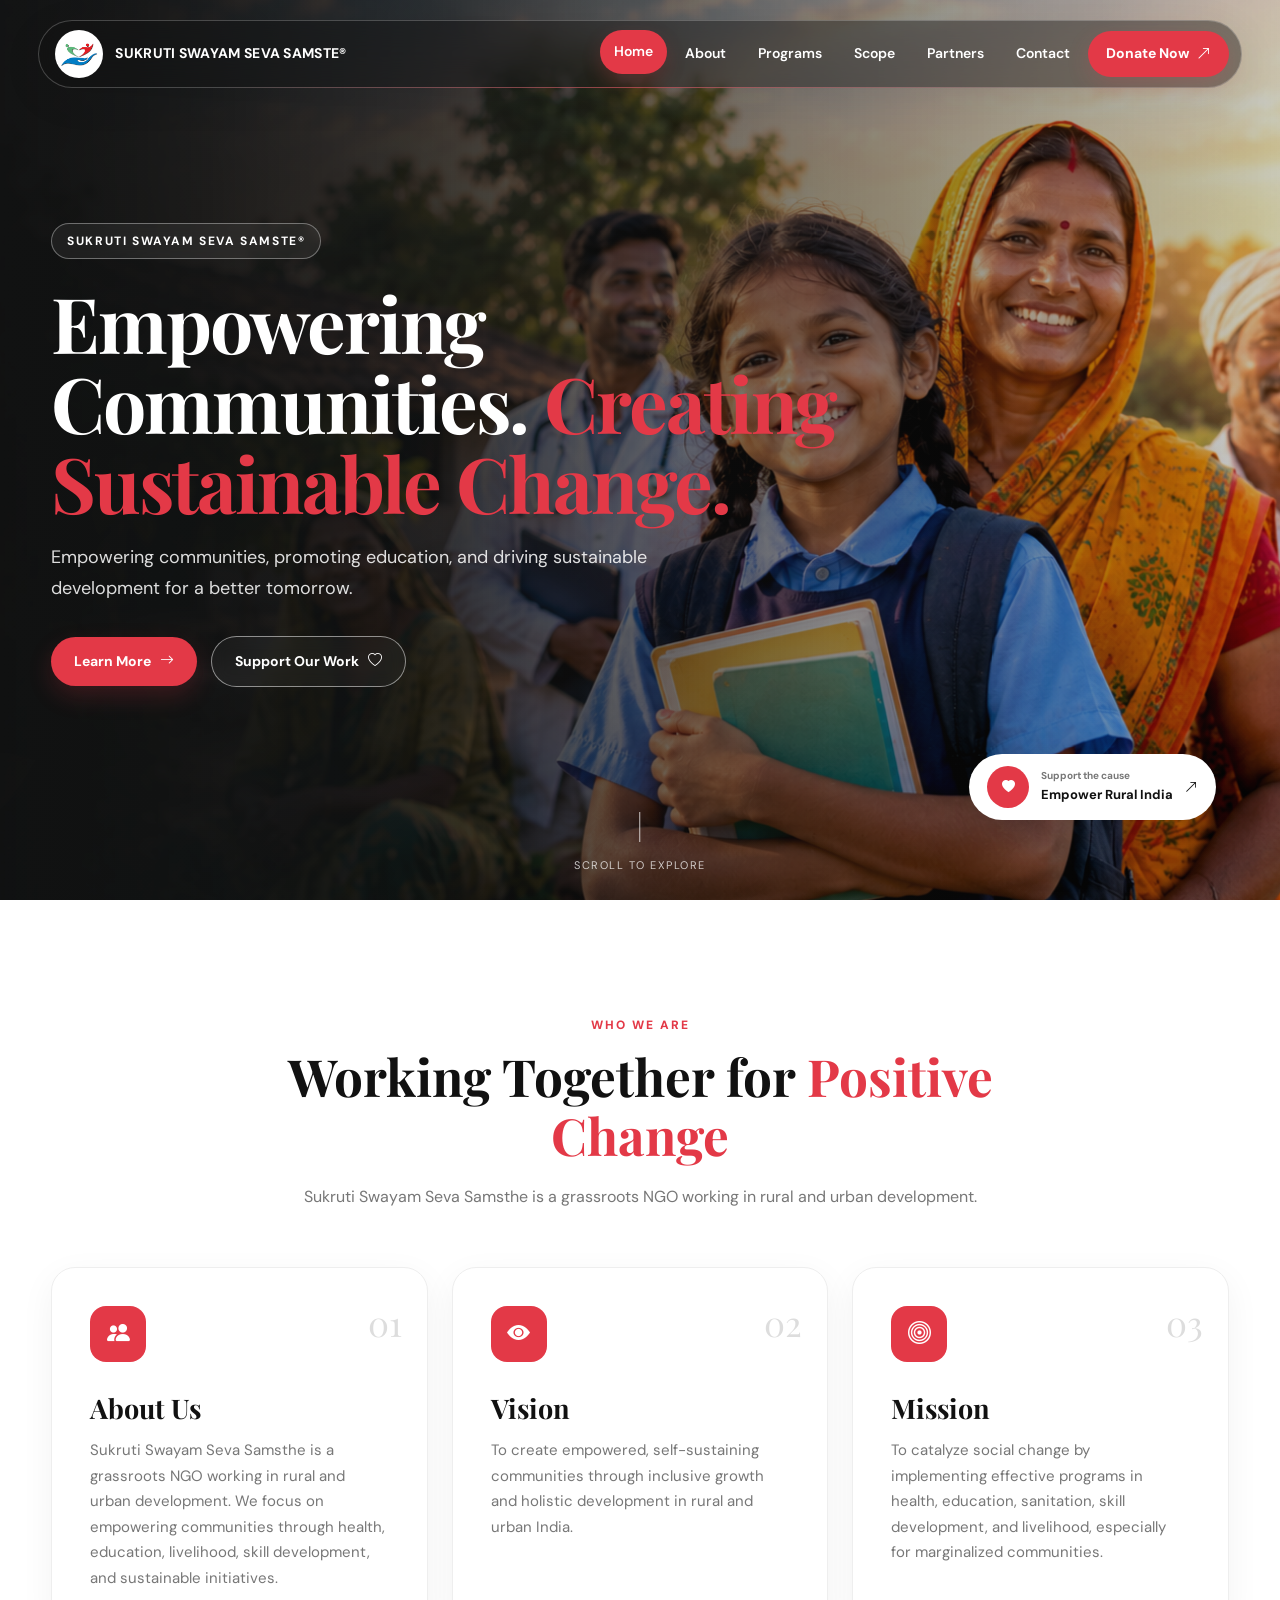
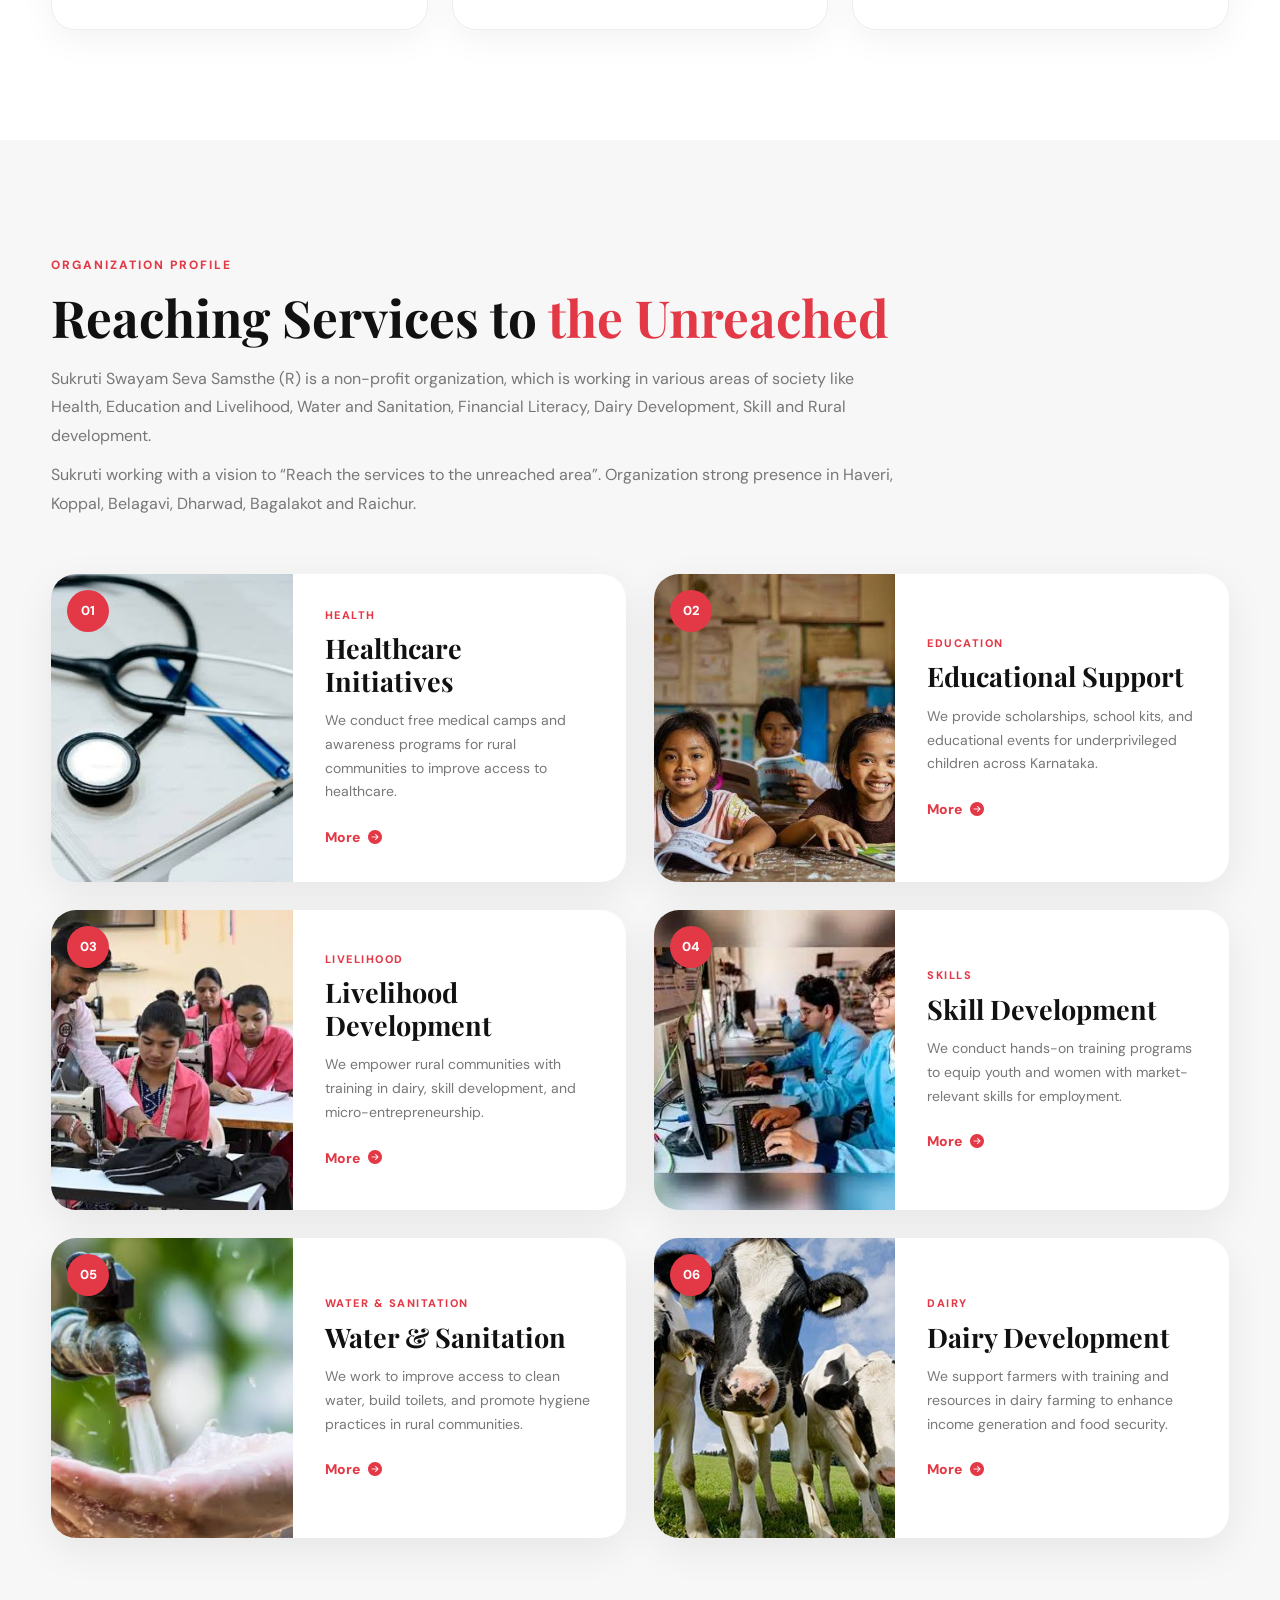
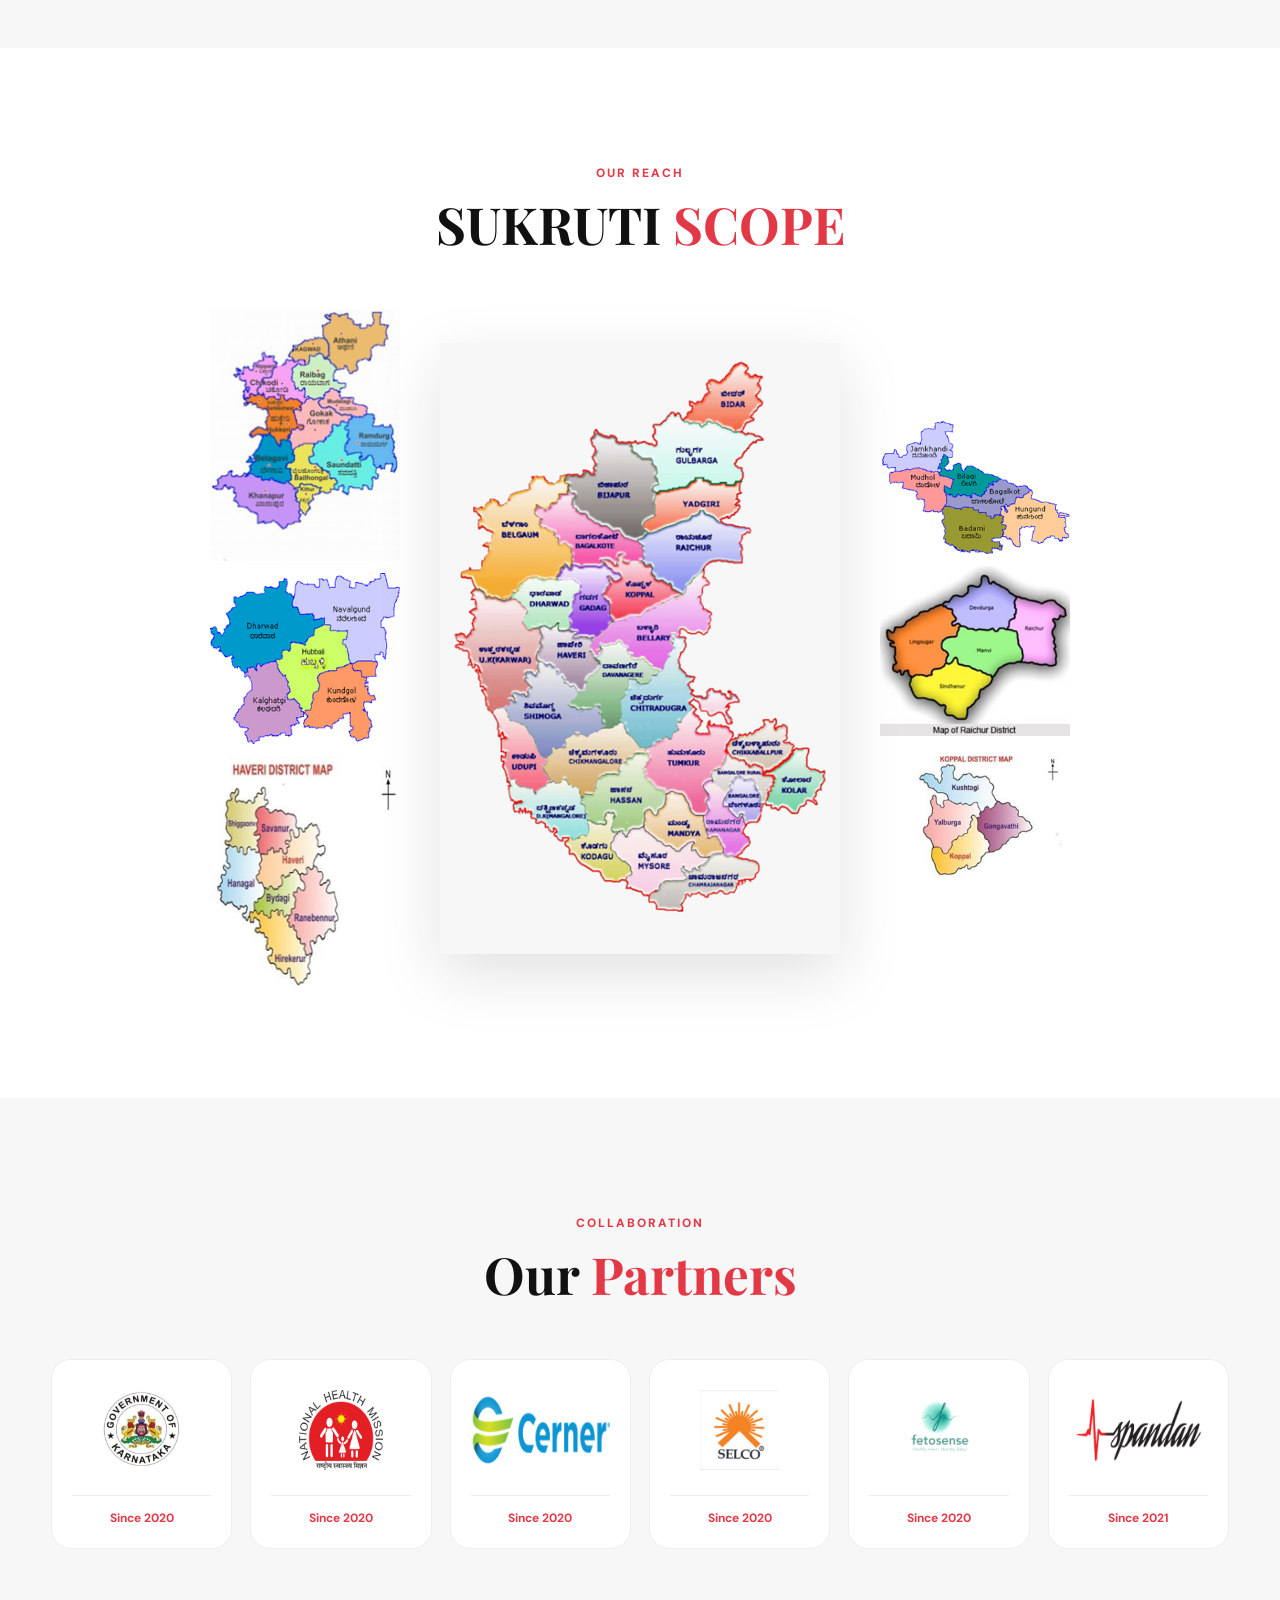
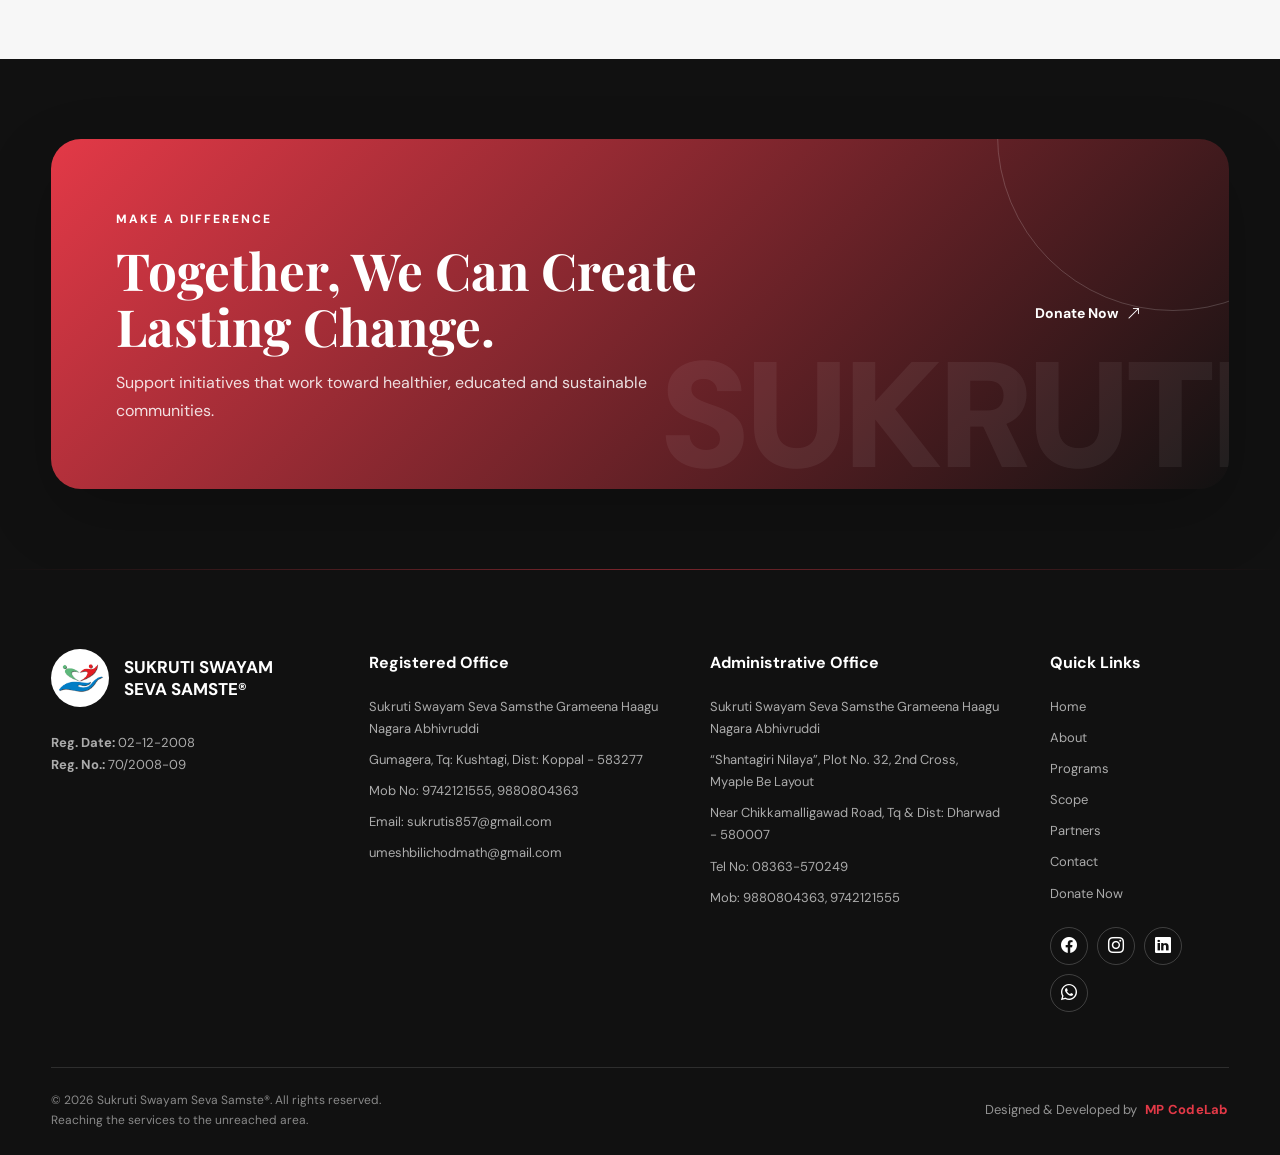
<file: index.html>
<!DOCTYPE html>
<html lang="en">

<head>
    <meta charset="UTF-8">
    <meta name="viewport" content="width=device-width, initial-scale=1.0">

    <!-- SEO -->
    <title>SUKRUTI SWAYAM SEVA SAMSTE® | Empowering Communities</title>

    <meta name="description"
        content="SUKRUTI SWAYAM SEVA SAMSTE® works for health, education, livelihood, water and sanitation, financial literacy, dairy development, skill development and rural development.">

    <meta name="keywords"
        content="Sukruti Swayam Seva Samste, Sukruti NGO, NGO Karnataka, NGO Koppal, rural development, education, healthcare, livelihood, skill development, water sanitation, dairy development">

    <meta name="author" content="SUKRUTI SWAYAM SEVA SAMSTE®">
    <meta name="robots" content="index, follow">
    <meta name="theme-color" content="#E33947">

    <!-- Open Graph -->
    <meta property="og:title" content="SUKRUTI SWAYAM SEVA SAMSTE®">
    <meta property="og:description"
        content="Empowering communities, promoting education and driving sustainable development for a better tomorrow.">
    <meta property="og:type" content="website">
    <meta property="og:url" content="https://www.sukruti.org/">
    <meta property="og:image"
        content="https://www.sukruti.org/assets/images/logo.png">

    <!-- Canonical -->
    <link rel="canonical" href="https://www.sukruti.org/">

    <!-- Favicon -->
    <link rel="icon"
        href="./assets/images/logo.png"
        type="image/png">

    <!-- Google Fonts -->
    <link rel="preconnect" href="https://fonts.googleapis.com">
    <link rel="preconnect"
        href="https://fonts.gstatic.com"
        crossorigin>

    <link
        href="https://fonts.googleapis.com/css2?family=DM+Sans:wght@400;500;600;700&family=Playfair+Display:wght@600;700;800&display=swap"
        rel="stylesheet">

    <!-- Bootstrap Icons -->
    <link
        rel="stylesheet"
        href="https://cdn.jsdelivr.net/npm/bootstrap-icons@1.11.3/font/bootstrap-icons.min.css">

    <!-- Main CSS -->
    <link rel="stylesheet"
        href="./assets/css/style.css">
</head>


<body>

    <!-- =====================================================
         SHARED HEADER
    ====================================================== -->

    <div id="site-header"></div>


    <!-- =====================================================
         MAIN CONTENT
    ====================================================== -->

    <main>

        <!-- =================================================
             HERO
        ================================================== -->

        <section class="hero-section">

            <div class="hero-image-wrapper">

                <img
                    src="./assets/images/hero1.png" height="750px" width="1500px"
                    alt="SUKRUTI SWAYAM SEVA SAMSTE community development"
                    class="hero-image"
                    fetchpriority="high">

            </div>

            <div class="hero-overlay"></div>

            <div class="hero-content">

                <span class="hero-label">
                    SUKRUTI SWAYAM SEVA SAMSTE®
                </span>

                <h1>
                    Empowering Communities.
                    <span>Creating Sustainable Change.</span>
                </h1>

                <p>
                    Empowering communities, promoting education,
                    and driving sustainable development for a better tomorrow.
                </p>

                <div class="hero-buttons">

                    <a href="#about" class="btn-primary">
                        Learn More
                        <i class="bi bi-arrow-right"></i>
                    </a>

                    <a href="./donate.html" class="btn-outline">
                        Support Our Work
                        <i class="bi bi-heart"></i>
                    </a>

                </div>

            </div>


            <!-- Floating Donate -->

            <a href="./donate.html"
                class="floating-donate">

                <span class="donate-icon">
                    <i class="bi bi-heart-fill"></i>
                </span>

                <span>
                    <small>Support the cause</small>
                    Empower Rural India
                </span>

                <i class="bi bi-arrow-up-right"></i>

            </a>


            <!-- Scroll -->

            <div class="hero-scroll">
                <span></span>
                Scroll to explore
            </div>

        </section>


        <!-- =================================================
             WHO WE ARE
        ================================================== -->

        <section class="intro-section">

            <div class="container">

                <div class="section-heading center">

                    <span class="section-tag">
                        WHO WE ARE
                    </span>

                    <h2>
                        Working Together for
                        <span>Positive Change</span>
                    </h2>

                    <p>
                        Sukruti Swayam Seva Samsthe is a grassroots NGO
                        working in rural and urban development.
                    </p>

                </div>


                <div class="intro-grid">

                    <!-- ABOUT -->

                    <article class="info-card">

                        <div class="info-icon">
                            <i class="bi bi-people-fill"></i>
                        </div>

                        <span class="card-number">
                            01
                        </span>

                        <h3>
                            About Us
                        </h3>

                        <p>
                            Sukruti Swayam Seva Samsthe is a grassroots NGO
                            working in rural and urban development.
                            We focus on empowering communities through health,
                            education, livelihood, skill development,
                            and sustainable initiatives.
                        </p>

                    </article>


                    <!-- VISION -->

                    <article class="info-card">

                        <div class="info-icon">
                            <i class="bi bi-eye-fill"></i>
                        </div>

                        <span class="card-number">
                            02
                        </span>

                        <h3>
                            Vision
                        </h3>

                        <p>
                            To create empowered, self-sustaining communities
                            through inclusive growth and holistic development
                            in rural and urban India.
                        </p>

                    </article>


                    <!-- MISSION -->

                    <article class="info-card">

                        <div class="info-icon">
                            <i class="bi bi-bullseye"></i>
                        </div>

                        <span class="card-number">
                            03
                        </span>

                        <h3>
                            Mission
                        </h3>

                        <p>
                            To catalyze social change by implementing effective
                            programs in health, education, sanitation,
                            skill development, and livelihood, especially
                            for marginalized communities.
                        </p>

                    </article>

                </div>

            </div>

        </section>


        <!-- =================================================
             ORGANIZATION PROFILE + PROGRAMS
        ================================================== -->

        <section class="profile-section" id="about">

            <div class="container">

                <div class="section-heading">

                    <span class="section-tag">
                        ORGANIZATION PROFILE
                    </span>

                    <h2>
                        Reaching Services to
                        <span>the Unreached</span>
                    </h2>

                    <p>
                        Sukruti Swayam Seva Samsthe (R) is a non-profit
                        organization, which is working in various areas of
                        society like Health, Education and Livelihood,
                        Water and Sanitation, Financial Literacy, Dairy
                        Development, Skill and Rural development.
                    </p>

                    <p>
                        Sukruti working with a vision to
                        “Reach the services to the unreached area”.
                        Organization strong presence in Haveri, Koppal,
                        Belagavi, Dharwad, Bagalakot and Raichur.
                    </p>

                </div>


                <div class="program-grid" id="programs">


                    <!-- HEALTH -->

                    <article class="program-card">

                        <div class="program-image">

                            <img
                                src="./assets/images/Healthcare.png"
                                alt="Healthcare Initiatives"
                                loading="lazy">

                            <span class="program-number">
                                01
                            </span>

                        </div>

                        <div class="program-content">

                            <span class="program-label">
                                HEALTH
                            </span>

                            <h3>
                                Healthcare Initiatives
                            </h3>

                            <p>
                                We conduct free medical camps and awareness
                                programs for rural communities to improve
                                access to healthcare.
                            </p>

                            <a href="./helth.html"
                                class="program-link">

                                More
                                <i class="bi bi-arrow-right-circle-fill"></i>

                            </a>

                        </div>

                    </article>


                    <!-- EDUCATION -->

                    <article class="program-card">

                        <div class="program-image">

                            <img
                                src="./assets/images/Education.png"
                                alt="Educational Support"
                                loading="lazy">

                            <span class="program-number">
                                02
                            </span>

                        </div>

                        <div class="program-content">

                            <span class="program-label">
                                EDUCATION
                            </span>

                            <h3>
                                Educational Support
                            </h3>

                            <p>
                                We provide scholarships, school kits,
                                and educational events for underprivileged
                                children across Karnataka.
                            </p>

                            <a href="./edu.html"
                                class="program-link">

                                More
                                <i class="bi bi-arrow-right-circle-fill"></i>

                            </a>

                        </div>

                    </article>


                    <!-- LIVELIHOOD -->

                    <article class="program-card">

                        <div class="program-image">

                            <img
                                src="./assets/images/Livelihood.png"
                                alt="Livelihood Development"
                                loading="lazy">

                            <span class="program-number">
                                03
                            </span>

                        </div>

                        <div class="program-content">

                            <span class="program-label">
                                LIVELIHOOD
                            </span>

                            <h3>
                                Livelihood Development
                            </h3>

                            <p>
                                We empower rural communities with training
                                in dairy, skill development, and
                                micro-entrepreneurship.
                            </p>

                            <a href="./lhood.html"
                                class="program-link">

                                More
                                <i class="bi bi-arrow-right-circle-fill"></i>

                            </a>

                        </div>

                    </article>


                    <!-- SKILL -->

                    <article class="program-card">

                        <div class="program-image">

                            <img
                                src="./assets/images/Skill.png"
                                alt="Skill Development"
                                loading="lazy">

                            <span class="program-number">
                                04
                            </span>

                        </div>

                        <div class="program-content">

                            <span class="program-label">
                                SKILLS
                            </span>

                            <h3>
                                Skill Development
                            </h3>

                            <p>
                                We conduct hands-on training programs
                                to equip youth and women with market-relevant
                                skills for employment.
                            </p>

                            <a href="./skilld.html"
                                class="program-link">

                                More
                                <i class="bi bi-arrow-right-circle-fill"></i>

                            </a>

                        </div>

                    </article>


                    <!-- WATER -->

                    <article class="program-card">

                        <div class="program-image">

                            <img
                                src="./assets/images/Water&Sanitation.png"
                                alt="Water and Sanitation"
                                loading="lazy">

                            <span class="program-number">
                                05
                            </span>

                        </div>

                        <div class="program-content">

                            <span class="program-label">
                                WATER & SANITATION
                            </span>

                            <h3>
                                Water & Sanitation
                            </h3>

                            <p>
                                We work to improve access to clean water,
                                build toilets, and promote hygiene
                                practices in rural communities.
                            </p>

                            <a href="./water.html"
                                class="program-link">

                                More
                                <i class="bi bi-arrow-right-circle-fill"></i>

                            </a>

                        </div>

                    </article>


                    <!-- DAIRY -->

                    <article class="program-card">

                        <div class="program-image">

                            <img
                                src="./assets/images/DairyDevelopment .png"
                                alt="Dairy Development"
                                loading="lazy">

                            <span class="program-number">
                                06
                            </span>

                        </div>

                        <div class="program-content">

                            <span class="program-label">
                                DAIRY
                            </span>

                            <h3>
                                Dairy Development
                            </h3>

                            <p>
                                We support farmers with training and resources
                                in dairy farming to enhance income generation
                                and food security.
                            </p>

                            <a href="./dairy.html"
                                class="program-link">

                                More
                                <i class="bi bi-arrow-right-circle-fill"></i>

                            </a>

                        </div>

                    </article>

                </div>

            </div>

        </section>


        <!-- =================================================
             SUKRUTI SCOPE
        ================================================== -->

        <section class="scope-section" id="scope">

            <div class="container">

                <div class="section-heading center">

                    <span class="section-tag">
                        OUR REACH
                    </span>

                    <h2>
                        SUKRUTI
                        <span>SCOPE</span>
                    </h2>

                </div>


                <div class="scope-wrapper">


                    <div class="scope-side scope-left">

                        <img
                            src="./assets/images/l1.png"
                            alt="Sukruti scope"
                            loading="lazy">

                        <img
                            src="./assets/images/l2.png"
                            alt="Sukruti scope"
                            loading="lazy">

                        <img
                            src="./assets/images/l3.png"
                            alt="Sukruti scope"
                            loading="lazy">

                    </div>


                    <div class="scope-map">

                        <img
                            src="./assets/images/kar.png"
                            alt="Karnataka map showing Sukruti scope"
                            loading="lazy">

                    </div>


                    <div class="scope-side scope-right">

                        <img
                            src="./assets/images/r1.png"
                            alt="Sukruti scope"
                            loading="lazy">

                        <img
                            src="./assets/images/r2.png"
                            alt="Sukruti scope"
                            loading="lazy">

                        <img
                            src="./assets/images/r3.png"
                            alt="Sukruti scope"
                            loading="lazy">

                    </div>

                </div>

            </div>

        </section>


        <!-- =================================================
             PARTNERS
        ================================================== -->

        <section class="partners-section" id="partners">

            <div class="container">

                <div class="section-heading center">

                    <span class="section-tag">
                        COLLABORATION
                    </span>

                    <h2>
                        Our
                        <span>Partners</span>
                    </h2>

                </div>


                <div class="partners-grid">


                    <div class="partner-card">

                        <div class="partner-image">

                            <img
                                src="./assets/images/GovermentKarnataka.png"
                                alt="Government of Karnataka"
                                loading="lazy">

                        </div>

                        <span>
                            Since 2020
                        </span>

                    </div>


                    <div class="partner-card">

                        <div class="partner-image">

                            <img
                                src="./assets/images/3.png"
                                alt="Sukruti partner"
                                loading="lazy">

                        </div>

                        <span>
                            Since 2020
                        </span>

                    </div>


                    <div class="partner-card">

                        <div class="partner-image">

                            <img
                                src="./assets/images/cerner.png"
                                alt="Cerner"
                                loading="lazy">

                        </div>

                        <span>
                            Since 2020
                        </span>

                    </div>


                    <div class="partner-card">

                        <div class="partner-image">

                            <img
                                src="./assets/images/4.png"
                                alt="Sukruti partner"
                                loading="lazy">

                        </div>

                        <span>
                            Since 2020
                        </span>

                    </div>


                    <div class="partner-card">

                        <div class="partner-image">

                            <img
                                src="./assets/images/fetosense.png"
                                alt="Fetosense"
                                loading="lazy">

                        </div>

                        <span>
                            Since 2020
                        </span>

                    </div>


                    <div class="partner-card">

                        <div class="partner-image">

                            <img
                                src="./assets/images/5.png"
                                alt="Sukruti partner"
                                loading="lazy">

                        </div>

                        <span>
                            Since 2021
                        </span>

                    </div>

                </div>

            </div>

        </section>


        <!-- =================================================
             DONATE CTA
        ================================================== -->

        <section class="support-section">

            <div class="container">

                <div class="support-box">

                    <div>

                        <span class="section-tag light">
                            MAKE A DIFFERENCE
                        </span>

                        <h2>
                            Together, We Can Create
                            <span>Lasting Change.</span>
                        </h2>

                        <p>
                            Support initiatives that work toward healthier,
                            educated and sustainable communities.
                        </p>

                    </div>


                    <a href="./donate.html"
                        class="btn-white">

                        Donate Now

                        <i class="bi bi-arrow-up-right"></i>

                    </a>

                </div>

            </div>

        </section>

    </main>


    <!-- =====================================================
         SHARED FOOTER
    ====================================================== -->

    <div id="site-footer"></div>


    <!-- =====================================================
         JAVASCRIPT
    ====================================================== -->

    <script src="./assets/js/script.js"></script>

</body>

</html>
</file>
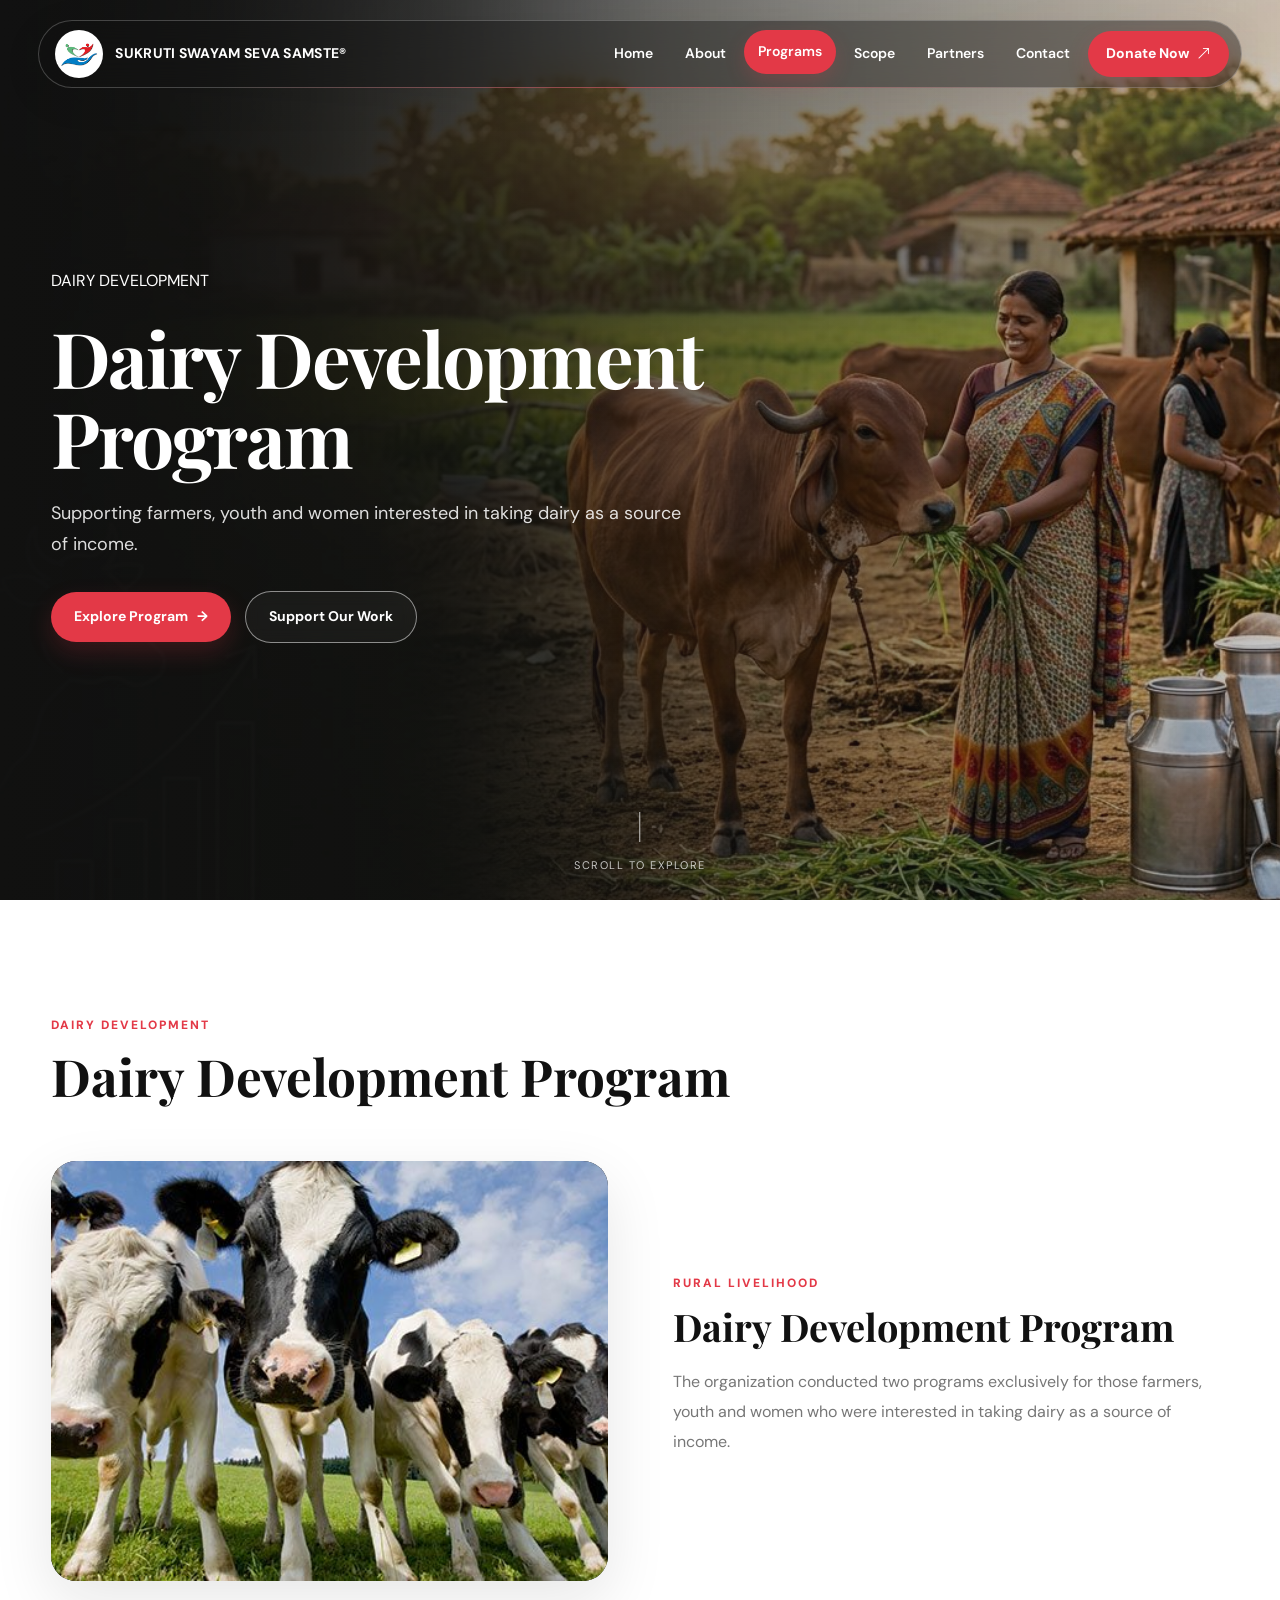
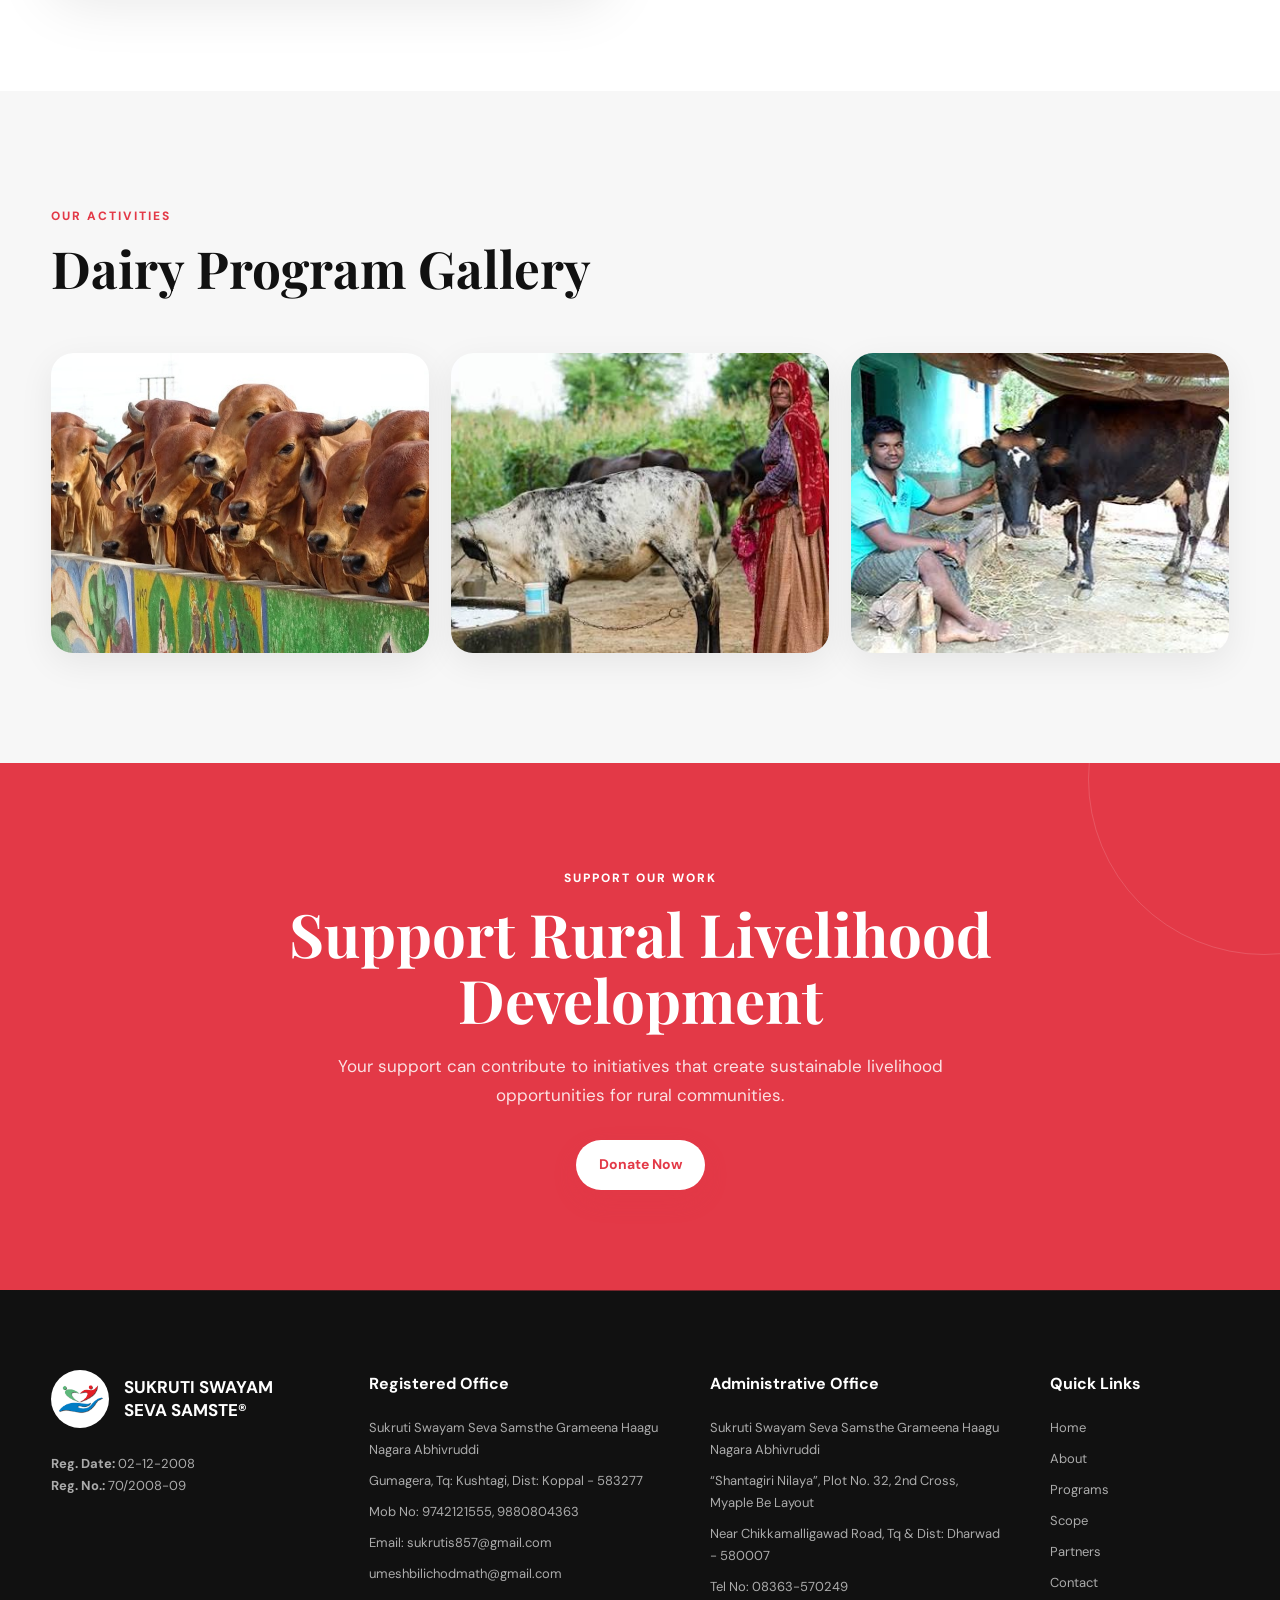
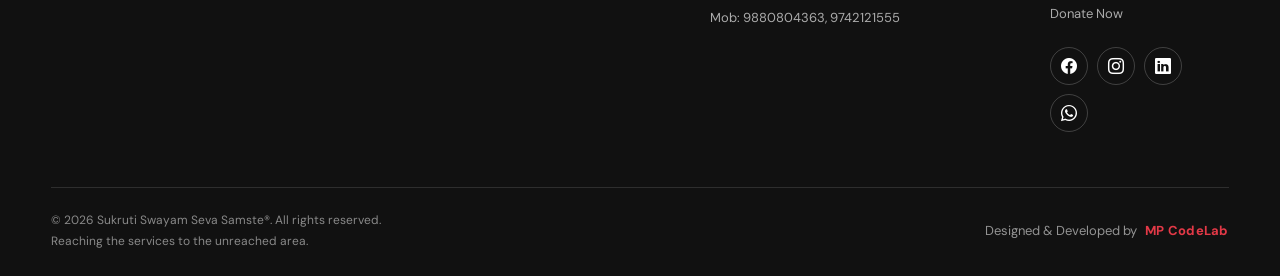
<file: dairy.html>
<!DOCTYPE html>
<html lang="en">

<head>

    <!-- =====================================================
         BASIC META
    ====================================================== -->

    <meta charset="UTF-8">

    <meta
        name="viewport"
        content="width=device-width, initial-scale=1.0"
    >

    <title>
        Dairy Development Program | SUKRUTI SWAYAM SEVA SAMSTE®
    </title>

    <meta
        name="description"
        content="Sukruti Dairy Development Program supports farmers, youth and women interested in taking dairy as a source of income."
    >

    <meta
        name="keywords"
        content="Sukruti, Dairy Development, Dairy Farming, Farmers, Women, Youth, Rural Development, Karnataka"
    >

    <meta
        name="author"
        content="SUKRUTI SWAYAM SEVA SAMSTE®"
    >

    <meta
        name="robots"
        content="index, follow"
    >

    <meta
        name="theme-color"
        content="#E33947"
    >


    <!-- =====================================================
         OPEN GRAPH
    ====================================================== -->

    <meta
        property="og:title"
        content="Dairy Development Program | SUKRUTI SWAYAM SEVA SAMSTE®"
    >

    <meta
        property="og:description"
        content="Supporting farmers, youth and women interested in taking dairy as a source of income."
    >

    <meta
        property="og:type"
        content="website"
    >

    <meta
        property="og:url"
        content="https://www.sukruti.org/dairy.html"
    >

    <meta
        property="og:image"
        content="https://www.sukruti.org/assets/images/logo.png"
    >


    <!-- =====================================================
         CANONICAL
    ====================================================== -->

    <link
        rel="canonical"
        href="https://www.sukruti.org/dairy.html"
    >


    <!-- =====================================================
         FAVICON
    ====================================================== -->

    <link
        rel="icon"
        href="./assets/images/logo.png"
        type="image/png"
    >


    <!-- =====================================================
         GOOGLE FONTS
    ====================================================== -->

    <link
        rel="preconnect"
        href="https://fonts.googleapis.com"
    >

    <link
        rel="preconnect"
        href="https://fonts.gstatic.com"
        crossorigin
    >

    <link
        href="https://fonts.googleapis.com/css2?family=DM+Sans:wght@400;500;600;700&family=Playfair+Display:wght@600;700;800&display=swap"
        rel="stylesheet"
    >


    <!-- =====================================================
         BOOTSTRAP ICONS
    ====================================================== -->

    <link
        rel="stylesheet"
        href="https://cdn.jsdelivr.net/npm/bootstrap-icons@1.11.3/font/bootstrap-icons.min.css"
    >


    <!-- =====================================================
         COMMON WEBSITE CSS
    ====================================================== -->

    <link
        rel="stylesheet"
        href="./assets/css/style.css"
    >

</head>


<body>


    <!-- =====================================================
         COMMON HEADER
         Loaded from components/header.html
    ====================================================== -->

    <div id="site-header"></div>



    <!-- =====================================================
         HERO
    ====================================================== -->

    <section class="hero-section">

        <div class="hero-image-wrapper">

            <img
                src="./assets/images/hero7.png"
                alt="SUKRUTI SWAYAM SEVA SAMSTE dairy development program"
                class="hero-image"
            >

        </div>


        <div class="hero-overlay"></div>


        <div class="hero-content">

            <span class="eyebrow">
                DAIRY DEVELOPMENT
            </span>


            <h1>
                Dairy Development Program
            </h1>


            <p>
                Supporting farmers, youth and women interested in
                taking dairy as a source of income.
            </p>


            <div class="hero-buttons">

                <a
                    href="#dairy-program"
                    class="btn btn-primary"
                >
                    Explore Program
                    <span>→</span>
                </a>


                <a
                    href="./donate.html"
                    class="btn btn-outline"
                >
                    Support Our Work
                </a>

            </div>

        </div>


        <div class="hero-scroll">

            <span></span>

            Scroll to explore

        </div>

    </section>



    <!-- =====================================================
         MAIN CONTENT
    ====================================================== -->

    <main>


        <!-- =================================================
             DAIRY DEVELOPMENT PROGRAM
        ================================================== -->

        <section
            class="section section-white"
            id="dairy-program"
        >

            <div class="container">


                <div class="section-heading">

                    <span class="section-label">
                        DAIRY DEVELOPMENT
                    </span>


                    <h2 class="section-title">
                        Dairy Development Program
                    </h2>

                </div>



                <!-- PROGRAM DESCRIPTION -->

                <div class="content-grid">


                    <!-- IMAGE -->

                    <div class="content-image">

                        <img
                            src="./assets/images/DairyDevelopment .png"
                            alt="Dairy Development Program activity"
                            loading="lazy"
                        >

                    </div>



                    <!-- CONTENT -->

                    <div class="content-text">

                        <span class="section-label">
                            RURAL LIVELIHOOD
                        </span>


                        <h3>
                            Dairy Development Program
                        </h3>


                        <p>
                            The organization conducted two programs
                            exclusively for those farmers, youth and women
                            who were interested in taking dairy as a source
                            of income.
                        </p>

                    </div>

                </div>

            </div>

        </section>



        <!-- =================================================
             DAIRY PROGRAM GALLERY
        ================================================== -->

        <section class="section section-light">

            <div class="container">


                <div class="section-heading">

                    <span class="section-label">
                        OUR ACTIVITIES
                    </span>


                    <h2 class="section-title">
                        Dairy Program Gallery
                    </h2>

                </div>


                <div
                    class="gallery-grid"
                    id="dairyGallery"
                >

                    <!--
                        Add the actual dairy gallery images here
                        when their filenames are available.
                    -->
                           <div class="gallery-card">

                    <img
                        src="./assets/images/d1.png"
                        alt="Sukruti Healthcare Technology"
                        loading="lazy"
                    >

                </div>
                   <div class="gallery-card">

                    <img
                        src="./assets/images/d2.png"
                        alt="Sukruti Healthcare Technology"
                        loading="lazy"
                    >

                </div>
                   <div class="gallery-card">

                    <img
                        src="./assets/images/d3.png"
                        alt="Sukruti Healthcare Technology"
                        loading="lazy"
                    >

                </div>

                </div>

            </div>

        </section>



        <!-- =================================================
             CALL TO ACTION
        ================================================== -->

        <section class="cta-section">

            <div class="container">

                <div class="cta-content">

                    <span class="section-label">
                        SUPPORT OUR WORK
                    </span>


                    <h2>
                        Support Rural Livelihood Development
                    </h2>


                    <p>
                        Your support can contribute to initiatives
                        that create sustainable livelihood opportunities
                        for rural communities.
                    </p>


                    <a
                        href="./donate.html"
                        class="btn btn-primary"
                    >
                        Donate Now
                    </a>

                </div>

            </div>

        </section>

    </main>



    <!-- =====================================================
         COMMON FOOTER
         Loaded from components/footer.html
    ====================================================== -->

    <div id="site-footer"></div>



    <!-- =====================================================
         COMMON JAVASCRIPT
    ====================================================== -->

    <script src="./assets/js/script.js"></script>

</body>

</html>
</file>
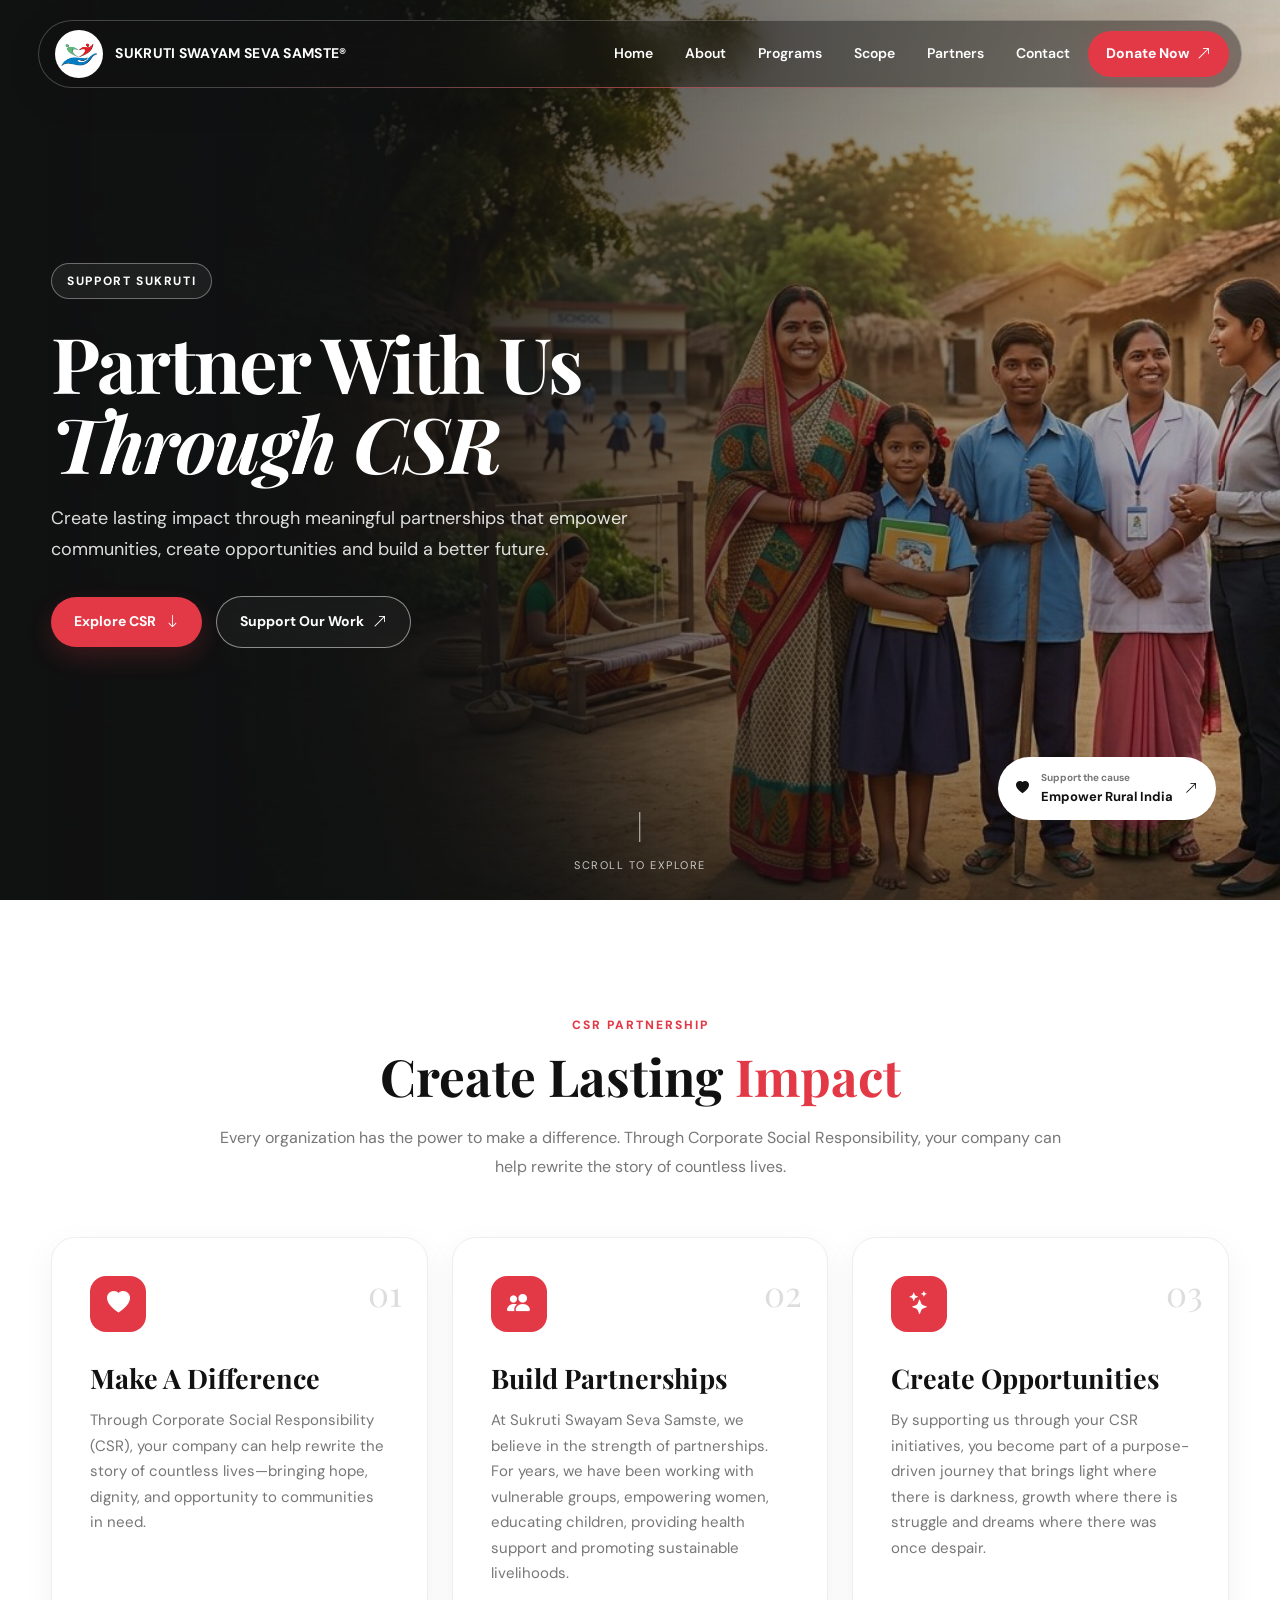
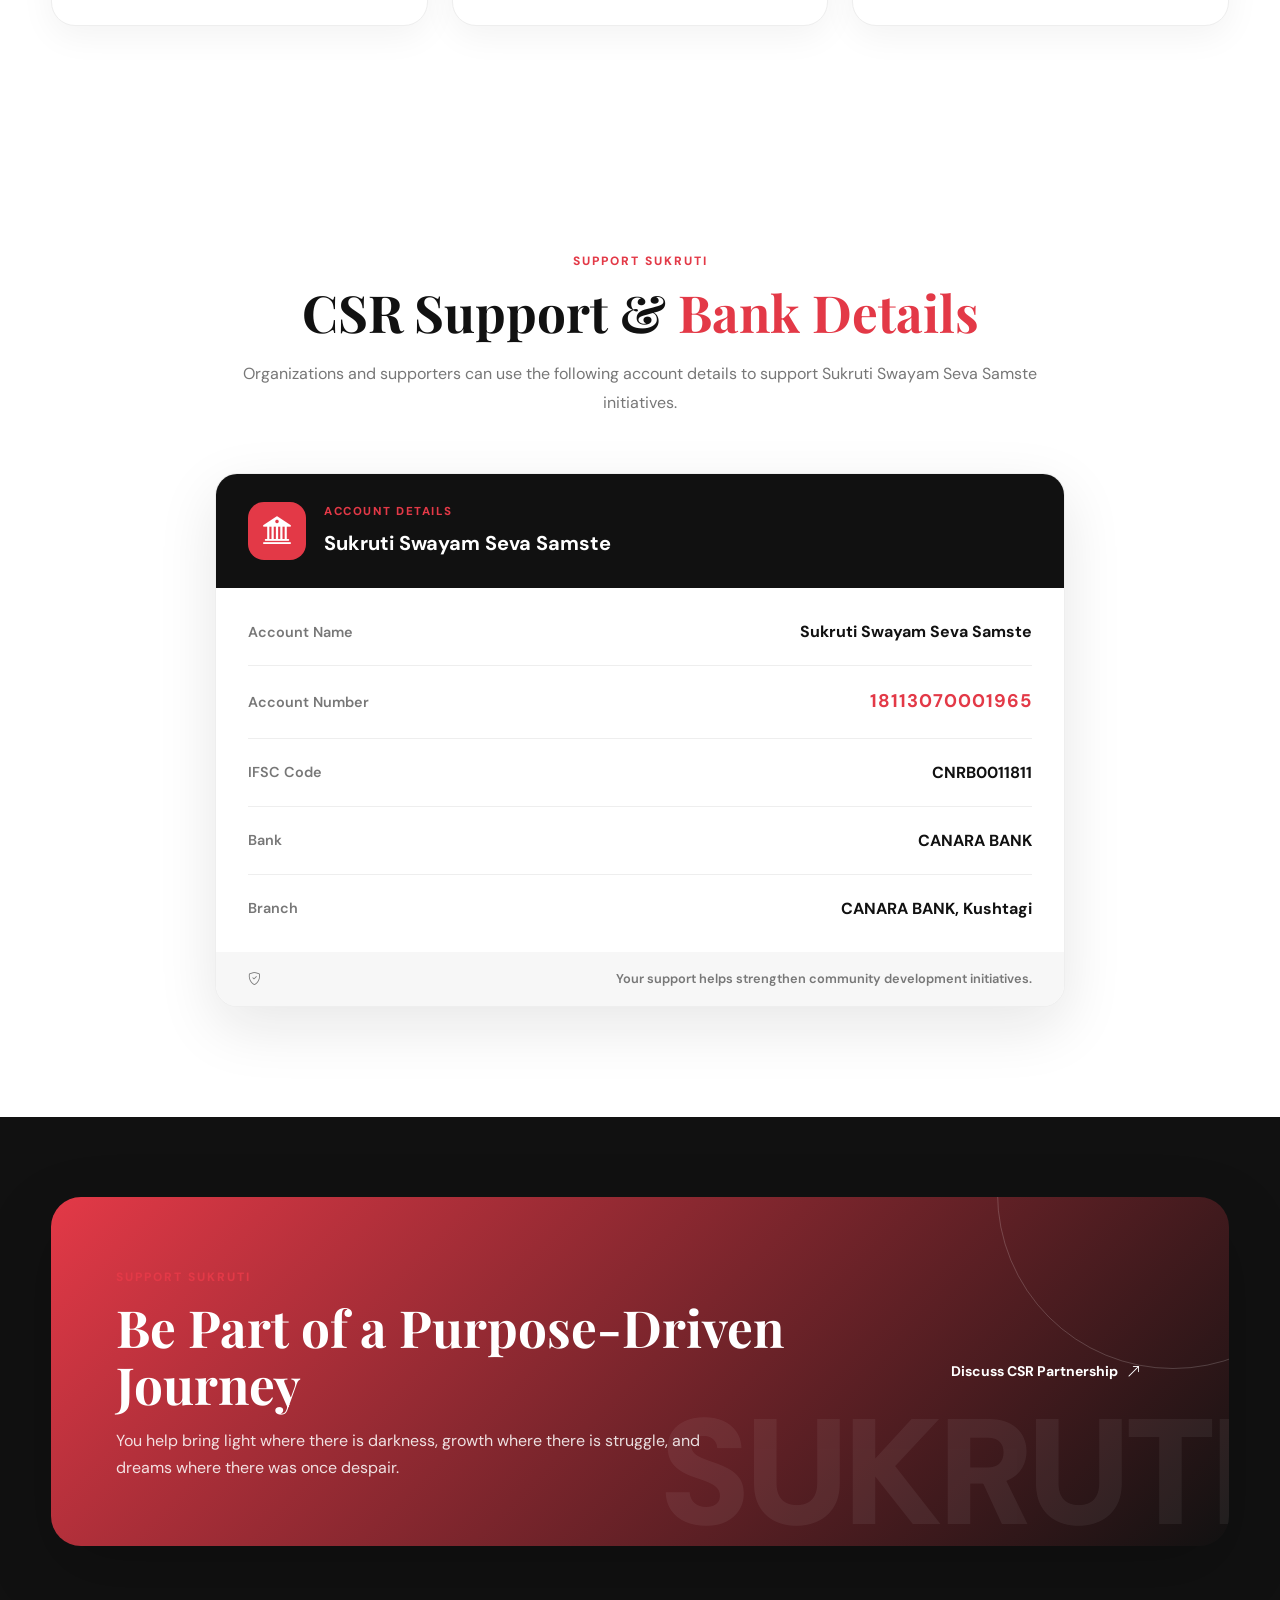
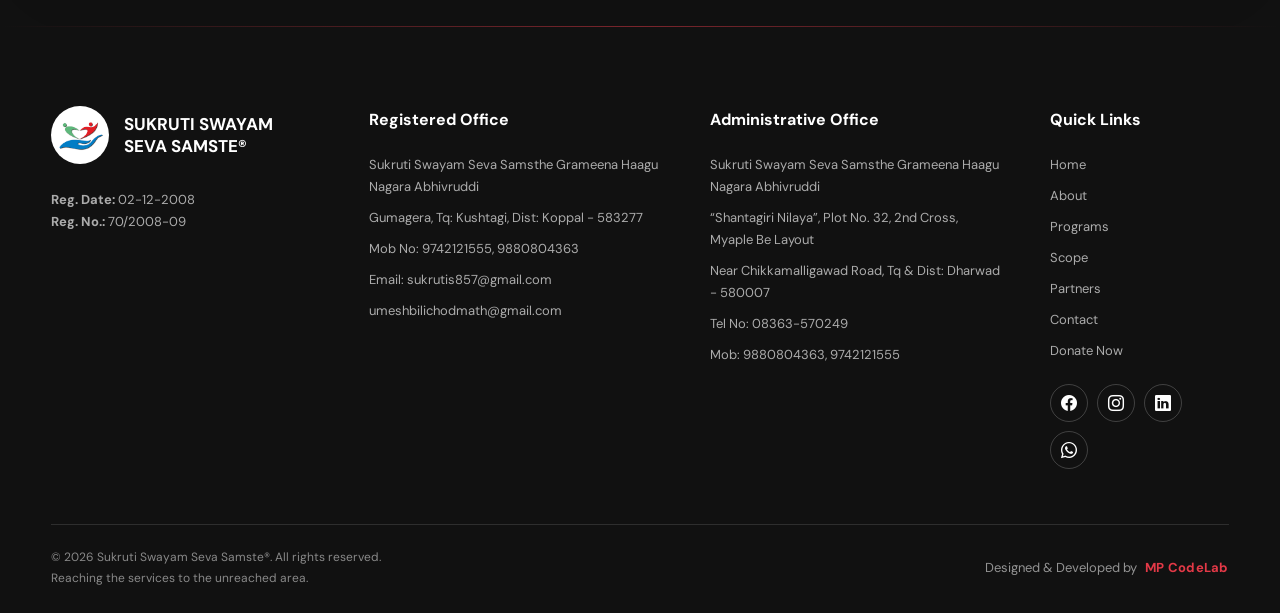
<file: donate.html>
<!DOCTYPE html>
<html lang="en">

<head>
    <meta charset="UTF-8">

    <meta name="viewport"
        content="width=device-width, initial-scale=1.0">

    <title>Partner With Us Through CSR | SUKRUTI SWAYAM SEVA SAMSTE®</title>

    <meta name="description"
        content="Partner with Sukruti Swayam Seva Samste through CSR initiatives and support education, health, skill development, livelihoods and sustainable community development.">

    <meta name="keywords"
        content="Sukruti, CSR, NGO, CSR Partnership, Community Development, Education, Health, Skill Development, Livelihood, Karnataka NGO">

    <meta name="author"
        content="SUKRUTI SWAYAM SEVA SAMSTE®">

    <meta name="robots"
        content="index, follow">

    <meta name="theme-color"
        content="#E33947">

    <!-- Open Graph -->
    <meta property="og:title"
        content="Partner With Us Through CSR | SUKRUTI SWAYAM SEVA SAMSTE®">

    <meta property="og:description"
        content="Create lasting impact by partnering with Sukruti through CSR initiatives.">

    <meta property="og:type"
        content="website">

    <meta property="og:url"
        content="https://www.sukruti.org/donate.html">

    <meta property="og:image"
        content="https://www.sukruti.org/assets/images/csr-hero.png">

    <!-- Canonical -->
    <link rel="canonical"
        href="https://www.sukruti.org/donate.html">

    <!-- Favicon -->
    <link rel="icon"
        type="image/png"
        href="./assets/images/logo.png">

    <!-- Google Fonts -->
    <link rel="preconnect"
        href="https://fonts.googleapis.com">

    <link rel="preconnect"
        href="https://fonts.gstatic.com"
        crossorigin>

    <link href="https://fonts.googleapis.com/css2?family=DM+Sans:wght@400;500;600;700&family=Playfair+Display:wght@500;600;700&display=swap"
        rel="stylesheet">

    <!-- Bootstrap Icons -->
    <link rel="stylesheet"
        href="https://cdn.jsdelivr.net/npm/bootstrap-icons@1.11.3/font/bootstrap-icons.min.css">

    <!-- Common Website CSS -->
    <link rel="stylesheet"
        href="./assets/css/style.css">
</head>

<body>

    <!-- =====================================================
         HEADER
    ====================================================== -->

    <div id="site-header"></div>


    <!-- =====================================================
         MAIN CONTENT
    ====================================================== -->

    <main>

        <!-- =================================================
             HERO SECTION
        ================================================== -->

        <section class="hero-section">

            <div class="hero-image-wrapper">

                <img
                    src="./assets/images/hero8.png"
                    alt="CSR partnership and community development"
                    class="hero-image"
                    fetchpriority="high">

            </div>

            <div class="hero-overlay"></div>

            <div class="hero-content">

                <div class="hero-label">
                    <span></span>
                    SUPPORT SUKRUTI
                </div>

                <h1>
                    Partner With Us
                    <br>
                    <em>Through CSR</em>
                </h1>

                <p>
                    Create lasting impact through meaningful partnerships
                    that empower communities, create opportunities and
                    build a better future.
                </p>

                <div class="hero-buttons">

                    <a href="#csr"
                        class="btn-primary">
                        Explore CSR
                        <i class="bi bi-arrow-down"></i>
                    </a>

                    <a href="#bank"
                        class="btn-outline">
                        Support Our Work
                        <i class="bi bi-arrow-up-right"></i>
                    </a>

                </div>

            </div>

            <!-- Floating Donation Button -->

            <a href="#bank"
                class="floating-donate"
                aria-label="Support Sukruti">

                <i class="bi bi-heart-fill"></i>

            
                <span>
                    <small>Support the cause</small>
                    Empower Rural India
                </span>

                <i class="bi bi-arrow-up-right"></i>

            </a>


            <!-- Scroll -->

            <div class="hero-scroll">
                <span></span>
                Scroll to explore
            </div>

        </section>


        <!-- =================================================
             INTRO SECTION
        ================================================== -->

        <section class="intro-section"
            id="csr">

            <div class="container">

                <div class="section-heading center">

                    <div class="section-tag">
                        CSR PARTNERSHIP
                    </div>

                    <h2>
                        Create Lasting
                        <span>Impact</span>
                    </h2>

                    <p>
                        Every organization has the power to make
                        a difference. Through Corporate Social
                        Responsibility, your company can help
                        rewrite the story of countless lives.
                    </p>

                </div>


                <div class="intro-grid">

                    <!-- Card 01 -->

                    <article class="info-card">

                        <div class="info-icon">
                            <i class="bi bi-heart-fill"></i>
                        </div>

                        <span class="card-number">
                            01
                        </span>

                        <h3>
                            Make A Difference
                        </h3>

                        <p>
                            Through Corporate Social Responsibility
                            (CSR), your company can help rewrite
                            the story of countless lives—bringing
                            hope, dignity, and opportunity to
                            communities in need.
                        </p>

                    </article>


                    <!-- Card 02 -->

                    <article class="info-card">

                        <div class="info-icon">
                            <i class="bi bi-people-fill"></i>
                        </div>

                        <span class="card-number">
                            02
                        </span>

                        <h3>
                            Build Partnerships
                        </h3>

                        <p>
                            At Sukruti Swayam Seva Samste,
                            we believe in the strength of
                            partnerships. For years, we have
                            been working with vulnerable groups,
                            empowering women, educating children,
                            providing health support and promoting
                            sustainable livelihoods.
                        </p>

                    </article>


                    <!-- Card 03 -->

                    <article class="info-card">

                        <div class="info-icon">
                            <i class="bi bi-stars"></i>
                        </div>

                        <span class="card-number">
                            03
                        </span>

                        <h3>
                            Create Opportunities
                        </h3>

                        <p>
                            By supporting us through your CSR
                            initiatives, you become part of a
                            purpose-driven journey that brings
                            light where there is darkness,
                            growth where there is struggle and
                            dreams where there was once despair.
                        </p>

                    </article>

                </div>

            </div>

        </section>


        <!-- =================================================
             CSR STORY SECTION
        ================================================== -->



        <!-- =================================================
             CSR BENEFITS SECTION
        ================================================== -->

        

        <!-- =================================================
             BANK DETAILS
        ================================================== -->

        <section class="intro-section"
            id="bank">

            <div class="container">

                <div class="section-heading center">

                    <div class="section-tag">
                        SUPPORT SUKRUTI
                    </div>

                    <h2>
                        CSR Support &
                        <span>Bank Details</span>
                    </h2>

                    <p>
                        Organizations and supporters can use
                        the following account details to support
                        Sukruti Swayam Seva Samste initiatives.
                    </p>

                </div>


                <div class="bank-card">

                    <div class="bank-card-header">

                        <div class="bank-icon">
                            <i class="bi bi-bank2"></i>
                        </div>

                        <div>

                            <span class="bank-label">
                                ACCOUNT DETAILS
                            </span>

                            <h3>
                                Sukruti Swayam Seva Samste
                            </h3>

                        </div>

                    </div>


                    <div class="bank-card-body">

                        <div class="bank-detail">

                            <span>
                                Account Name
                            </span>

                            <strong>
                                Sukruti Swayam Seva Samste
                            </strong>

                        </div>


                        <div class="bank-detail">

                            <span>
                                Account Number
                            </span>

                            <strong class="account-number">
                                18113070001965
                            </strong>

                        </div>


                        <div class="bank-detail">

                            <span>
                                IFSC Code
                            </span>

                            <strong>
                                CNRB0011811
                            </strong>

                        </div>


                        <div class="bank-detail">

                            <span>
                                Bank
                            </span>

                            <strong>
                                CANARA BANK
                            </strong>

                        </div>


                        <div class="bank-detail">

                            <span>
                                Branch
                            </span>

                            <strong>
                                CANARA BANK, Kushtagi
                            </strong>

                        </div>

                    </div>


                    <div class="bank-card-footer">

                        <i class="bi bi-shield-check"></i>

                        <span>
                            Your support helps strengthen
                            community development initiatives.
                        </span>

                    </div>

                </div>

            </div>

        </section>


        <!-- =================================================
             SUPPORT CTA
        ================================================== -->

        <section class="support-section">

            <div class="container">

                <div class="support-box">

                    <div class="support-content">

                        <div class="section-tag">
                            SUPPORT SUKRUTI
                        </div>

                        <h2>
                            Be Part of a
                            <span>Purpose-Driven Journey</span>
                        </h2>

                        <p>
                            You help bring light where there is
                            darkness, growth where there is
                            struggle, and dreams where there
                            was once despair.
                        </p>

                    </div>


                    <div class="support-action">

                        <a href="./donate.html#contact"
                            class="btn-white">

                            Discuss CSR Partnership

                            <i class="bi bi-arrow-up-right"></i>

                        </a>

                    </div>

                </div>

            </div>

        </section>

    </main>


    <!-- =====================================================
         FOOTER
    ====================================================== -->

    <div id="site-footer"></div>


    <!-- =====================================================
         COMMON JAVASCRIPT
    ====================================================== -->

    <script src="./assets/js/script.js"></script>

</body>

</html>
</file>
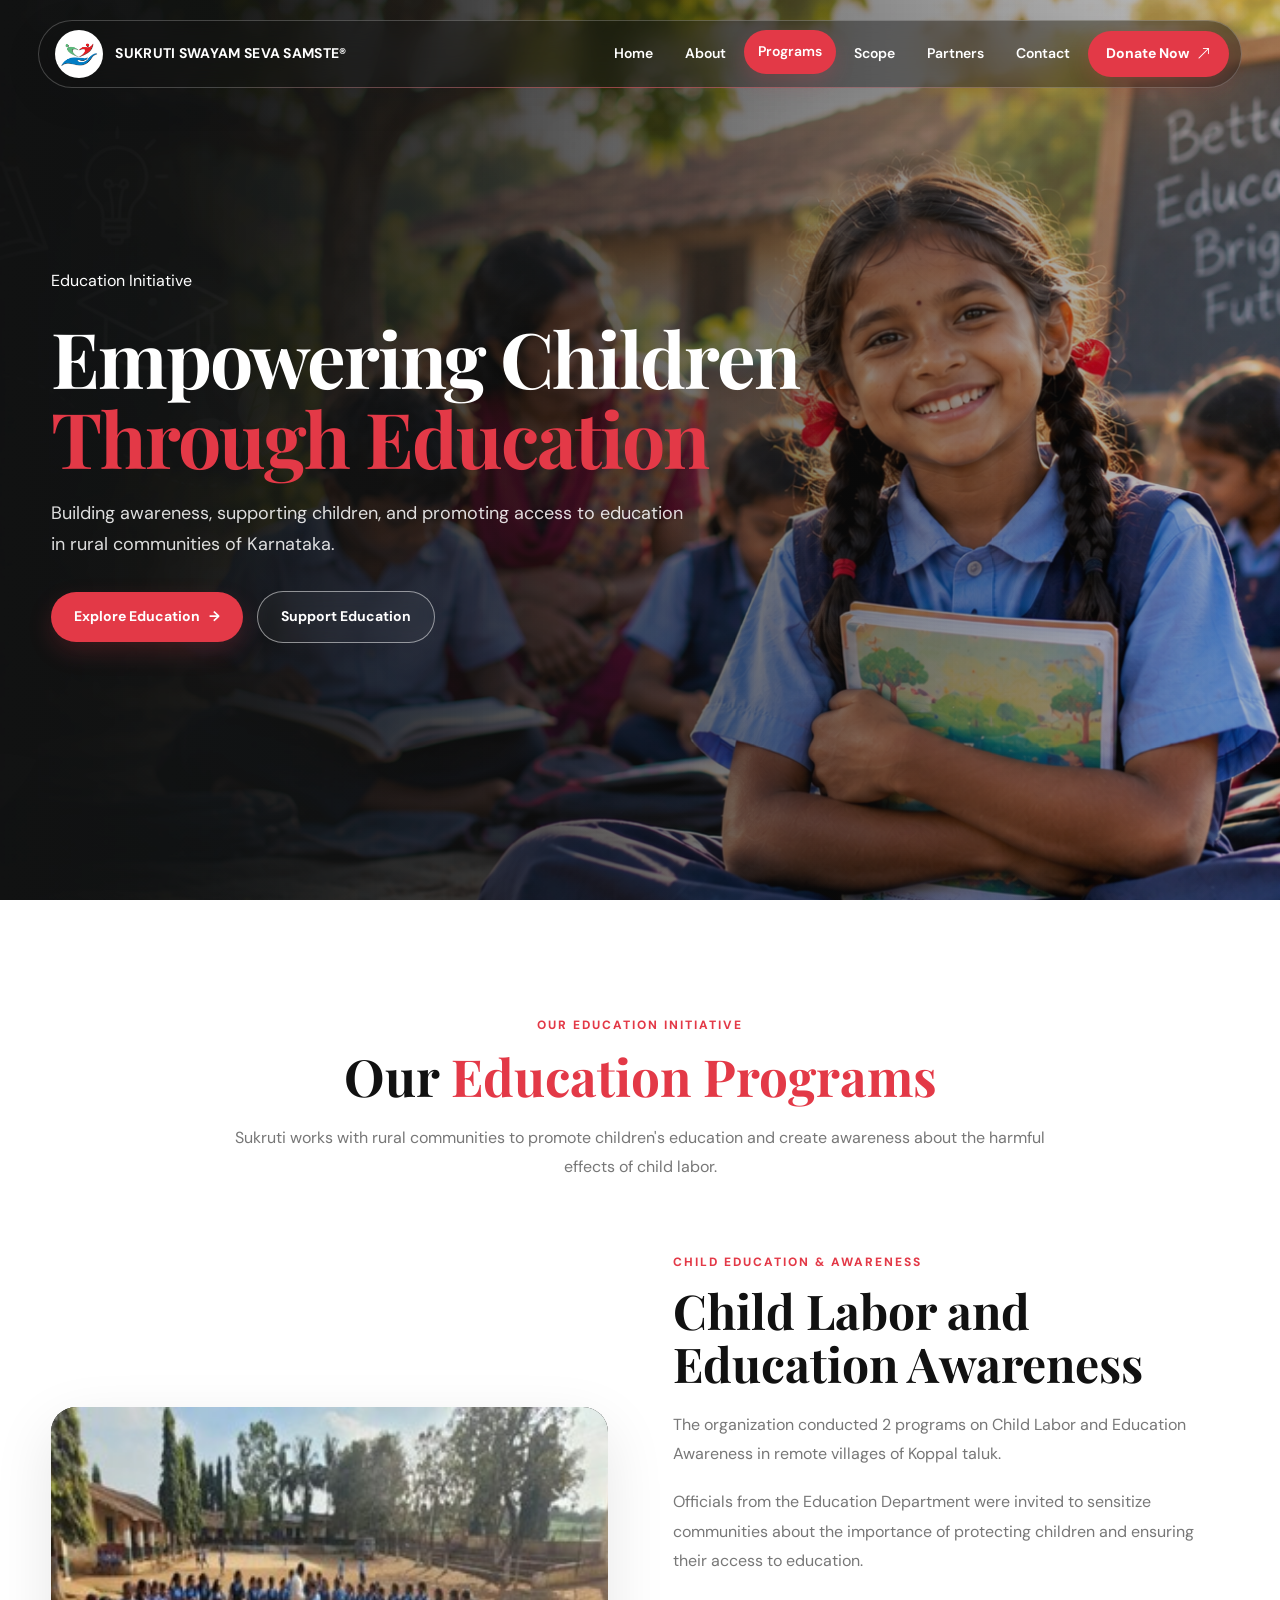
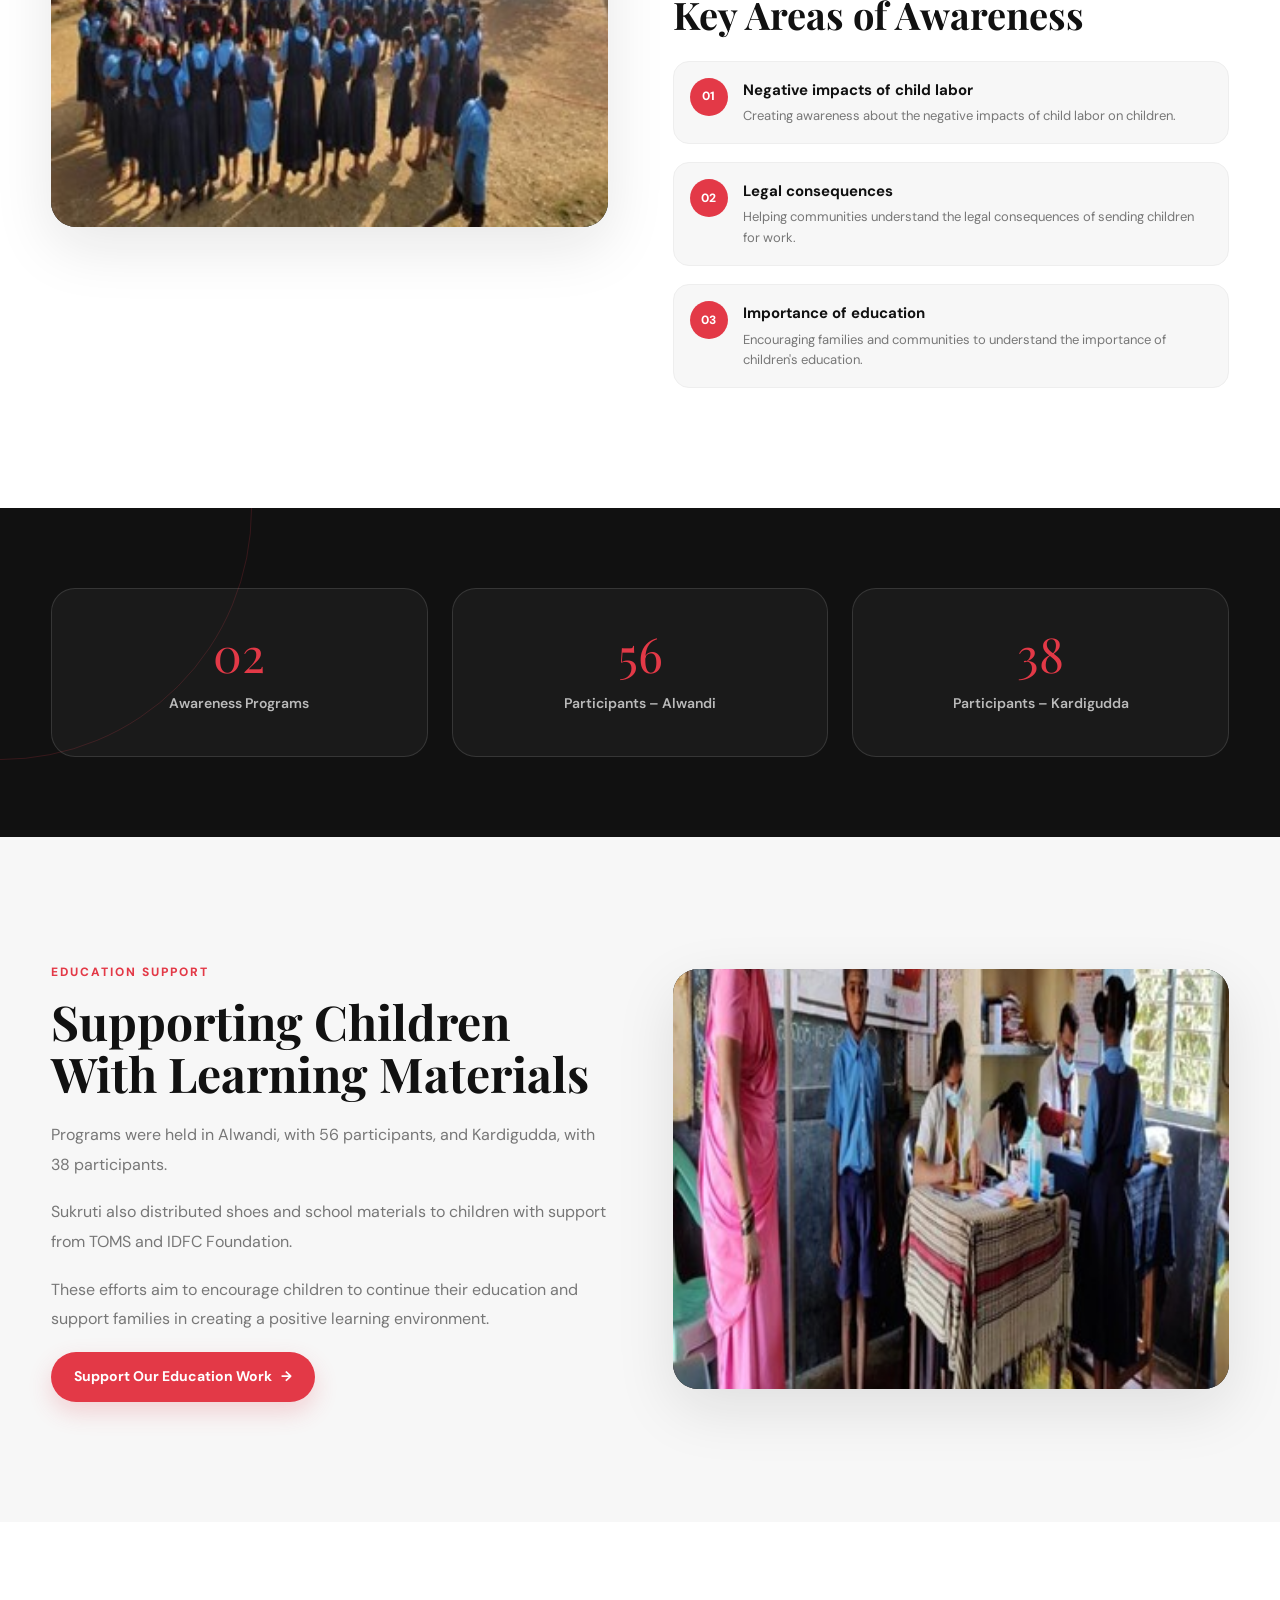
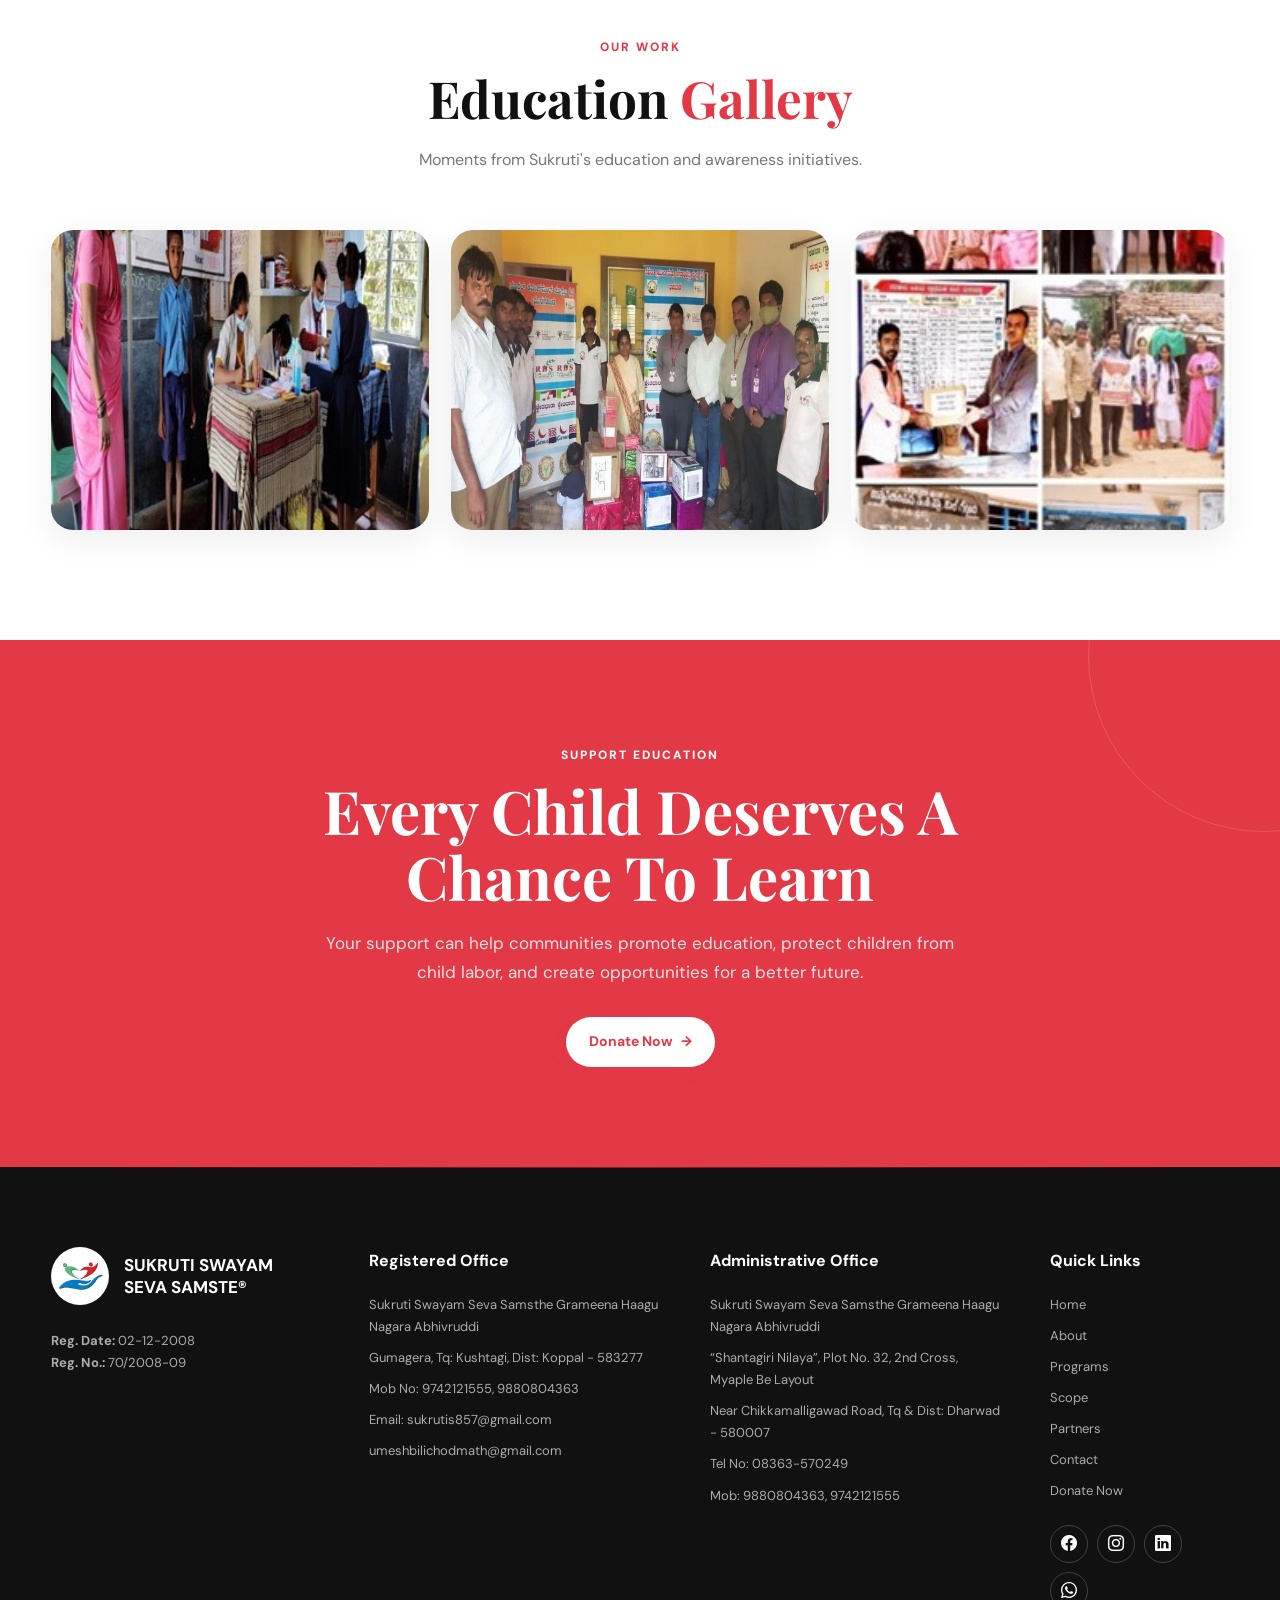
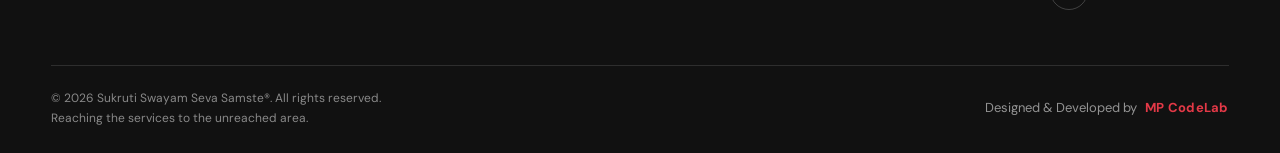
<file: edu.html>
<!DOCTYPE html>
<html lang="en">

<head>

    <!-- =====================================================
         BASIC META
    ====================================================== -->

    <meta charset="UTF-8">

    <meta
        name="viewport"
        content="width=device-width, initial-scale=1.0"
    >

    <title>
        Education Programs | SUKRUTI SWAYAM SEVA SAMSTE®
    </title>

    <meta
        name="description"
        content="Sukruti Swayam Seva Samste Education Programs - Child Labor and Education Awareness initiatives."
    >

    <meta
        name="keywords"
        content="Sukruti, education, child education, child labor awareness, Karnataka NGO, Koppal NGO"
    >

    <meta
        name="author"
        content="SUKRUTI SWAYAM SEVA SAMSTE®"
    >

    <meta
        name="robots"
        content="index, follow"
    >

    <meta
        name="theme-color"
        content="#E33947"
    >


    <!-- =====================================================
         OPEN GRAPH
    ====================================================== -->

    <meta
        property="og:title"
        content="Education Programs | SUKRUTI SWAYAM SEVA SAMSTE®"
    >

    <meta
        property="og:description"
        content="Explore Sukruti's education programs, child labor awareness initiatives and education support activities in rural communities."
    >

    <meta
        property="og:type"
        content="website"
    >

    <meta
        property="og:url"
        content="https://www.sukruti.org/edu.html"
    >

    <meta
        property="og:image"
        content="https://www.sukruti.org/assets/images/logo.png"
    >


    <!-- =====================================================
         CANONICAL
    ====================================================== -->

    <link
        rel="canonical"
        href="https://www.sukruti.org/edu.html"
    >


    <!-- =====================================================
         FAVICON
    ====================================================== -->

    <link
        rel="icon"
        href="./assets/images/logo.png"
        type="image/png"
    >


    <!-- =====================================================
         GOOGLE FONTS
    ====================================================== -->

    <link
        rel="preconnect"
        href="https://fonts.googleapis.com"
    >

    <link
        rel="preconnect"
        href="https://fonts.gstatic.com"
        crossorigin
    >

    <link
        href="https://fonts.googleapis.com/css2?family=DM+Sans:wght@400;500;600;700&family=Playfair+Display:wght@600;700;800&display=swap"
        rel="stylesheet"
    >


    <!-- =====================================================
         BOOTSTRAP ICONS
    ====================================================== -->

    <link
        rel="stylesheet"
        href="https://cdn.jsdelivr.net/npm/bootstrap-icons@1.11.3/font/bootstrap-icons.min.css"
    >


    <!-- =====================================================
         COMMON WEBSITE CSS
    ====================================================== -->

    <link
        rel="stylesheet"
        href="./assets/css/style.css"
    >

</head>


<body>


    <!-- =====================================================
         COMMON HEADER
         Loaded from components/header.html
    ====================================================== -->

    <div id="site-header"></div>



    <!-- =====================================================
         EDUCATION HERO
    ====================================================== -->

    <section class="hero-section">

        <div class="hero-image-wrapper">

            <img
                src="./assets/images/hero3.png"
                alt="Sukruti education and child awareness program"
                class="hero-image"
            >

        </div>


        <div class="hero-overlay"></div>


        <div class="hero-content">

            <span class="eyebrow">
                Education Initiative
            </span>


            <h1>

                Empowering Children

                <br>

                <span>
                    Through Education
                </span>

            </h1>


            <p>
                Building awareness, supporting children, and promoting
                access to education in rural communities of Karnataka.
            </p>


            <div class="hero-buttons">

                <a
                    href="#education"
                    class="btn btn-primary"
                >
                    Explore Education
                    <span>→</span>
                </a>


                <a
                    href="./donate.html"
                    class="btn btn-outline"
                >
                    Support Education
                </a>

            </div>

        </div>

    </section>



    <!-- =====================================================
         EDUCATION INTRO
    ====================================================== -->

    <section
        class="section section-white"
        id="education"
    >

        <div class="container">


            <div class="section-heading center">

                <span class="section-label">
                    OUR EDUCATION INITIATIVE
                </span>


                <h2>

                    Our

                    <span>
                        Education Programs
                    </span>

                </h2>


                <p>
                    Sukruti works with rural communities to promote
                    children's education and create awareness about
                    the harmful effects of child labor.
                </p>

            </div>



            <!-- =================================================
                 MAIN EDUCATION CONTENT
            ================================================== -->

            <div class="content-grid">


                <!-- IMAGE -->

                <div class="content-image">

                    <img
                        src="./assets/images/e1.png"
                        alt="Education awareness program conducted by Sukruti"
                        loading="lazy"
                    >

                </div>



                <!-- CONTENT -->

                <div class="content-text">

                    <span class="section-label">
                        CHILD EDUCATION &amp; AWARENESS
                    </span>


                    <h2>
                        Child Labor and
                        Education Awareness
                    </h2>


                    <p>
                        The organization conducted 2 programs on
                        Child Labor and Education Awareness in remote
                        villages of Koppal taluk.
                    </p>


                    <p>
                        Officials from the Education Department were
                        invited to sensitize communities about the
                        importance of protecting children and ensuring
                        their access to education.
                    </p>


                    <h3>
                        Key Areas of Awareness
                    </h3>


                    <ul class="education-list">

                        <li>

                            <span>
                                01
                            </span>

                            <div>

                                <strong>
                                    Negative impacts of child labor
                                </strong>

                                <p>
                                    Creating awareness about the
                                    negative impacts of child labor
                                    on children.
                                </p>

                            </div>

                        </li>


                        <li>

                            <span>
                                02
                            </span>

                            <div>

                                <strong>
                                    Legal consequences
                                </strong>

                                <p>
                                    Helping communities understand
                                    the legal consequences of sending
                                    children for work.
                                </p>

                            </div>

                        </li>


                        <li>

                            <span>
                                03
                            </span>

                            <div>

                                <strong>
                                    Importance of education
                                </strong>

                                <p>
                                    Encouraging families and communities
                                    to understand the importance of
                                    children's education.
                                </p>

                            </div>

                        </li>

                    </ul>

                </div>

            </div>

        </div>

    </section>



    <!-- =====================================================
         PROGRAM LOCATIONS / PARTICIPANTS
    ====================================================== -->

    <section class="stats-section">

        <div class="container">

            <div class="stats-grid">


                <div class="stat-card">

                    <span class="stat-number">
                        02
                    </span>

                    <span class="stat-label">
                        Awareness Programs
                    </span>

                </div>


                <div class="stat-card">

                    <span class="stat-number">
                        56
                    </span>

                    <span class="stat-label">
                        Participants – Alwandi
                    </span>

                </div>


                <div class="stat-card">

                    <span class="stat-number">
                        38
                    </span>

                    <span class="stat-label">
                        Participants – Kardigudda
                    </span>

                </div>

            </div>

        </div>

    </section>



    <!-- =====================================================
         COMMUNITY SUPPORT
    ====================================================== -->

    <section class="section section-light">

        <div class="container">

            <div class="content-grid reverse">


                <!-- IMAGE -->

                <div class="content-image">

                    <img
                        src="./assets/images/e2.png"
                        alt="Sukruti education support initiative"
                        loading="lazy"
                    >

                </div>



                <!-- CONTENT -->

                <div class="content-text">

                    <span class="section-label">
                        EDUCATION SUPPORT
                    </span>


                    <h2>
                        Supporting Children
                        With Learning Materials
                    </h2>


                    <p>
                        Programs were held in Alwandi, with 56
                        participants, and Kardigudda, with 38
                        participants.
                    </p>


                    <p>
                        Sukruti also distributed shoes and school
                        materials to children with support from
                        TOMS and IDFC Foundation.
                    </p>


                    <p>
                        These efforts aim to encourage children to
                        continue their education and support families
                        in creating a positive learning environment.
                    </p>


                    <a
                        href="./donate.html"
                        class="btn btn-primary"
                    >
                        Support Our Education Work
                        <span>→</span>
                    </a>

                </div>

            </div>

        </div>

    </section>



    <!-- =====================================================
         EDUCATION GALLERY
    ====================================================== -->

    <section
        class="section section-white"
        id="gallery"
    >

        <div class="container">


            <div class="section-heading center">

                <span class="section-label">
                    OUR WORK
                </span>


                <h2>

                    Education

                    <span>
                        Gallery
                    </span>

                </h2>


                <p>
                    Moments from Sukruti's education and awareness
                    initiatives.
                </p>

            </div>



            <div
                class="gallery-grid"
                id="educationGallery"
            >


                <div class="gallery-card">

                    <img
                        src="./assets/images/e2.png"
                        alt="Education awareness program"
                        loading="lazy"
                    >

                </div>


                <div class="gallery-card">

                    <img
                        src="./assets/images/e3.png"
                        alt="Education program"
                        loading="lazy"
                    >

                </div>


                <div class="gallery-card">

                    <img
                        src="./assets/images/e5.png"
                        alt="Education awareness program"
                        loading="lazy"
                    >

                </div>

            </div>

        </div>

    </section>



    <!-- =====================================================
         SUPPORT CTA
    ====================================================== -->

    <section class="cta-section">

        <div class="container">

            <div class="cta-content">

                <span class="section-label">
                    SUPPORT EDUCATION
                </span>


                <h2>
                    Every Child Deserves
                    A Chance To Learn
                </h2>


                <p>
                    Your support can help communities promote
                    education, protect children from child labor,
                    and create opportunities for a better future.
                </p>


                <a
                    href="./donate.html"
                    class="btn btn-primary"
                >
                    Donate Now
                    <span>→</span>
                </a>

            </div>

        </div>

    </section>



    <!-- =====================================================
         COMMON FOOTER
         Loaded from components/footer.html
    ====================================================== -->

    <div id="site-footer"></div>



    <!-- =====================================================
         COMMON JAVASCRIPT
    ====================================================== -->

    <script src="./assets/js/script.js"></script>

</body>

</html>
</file>
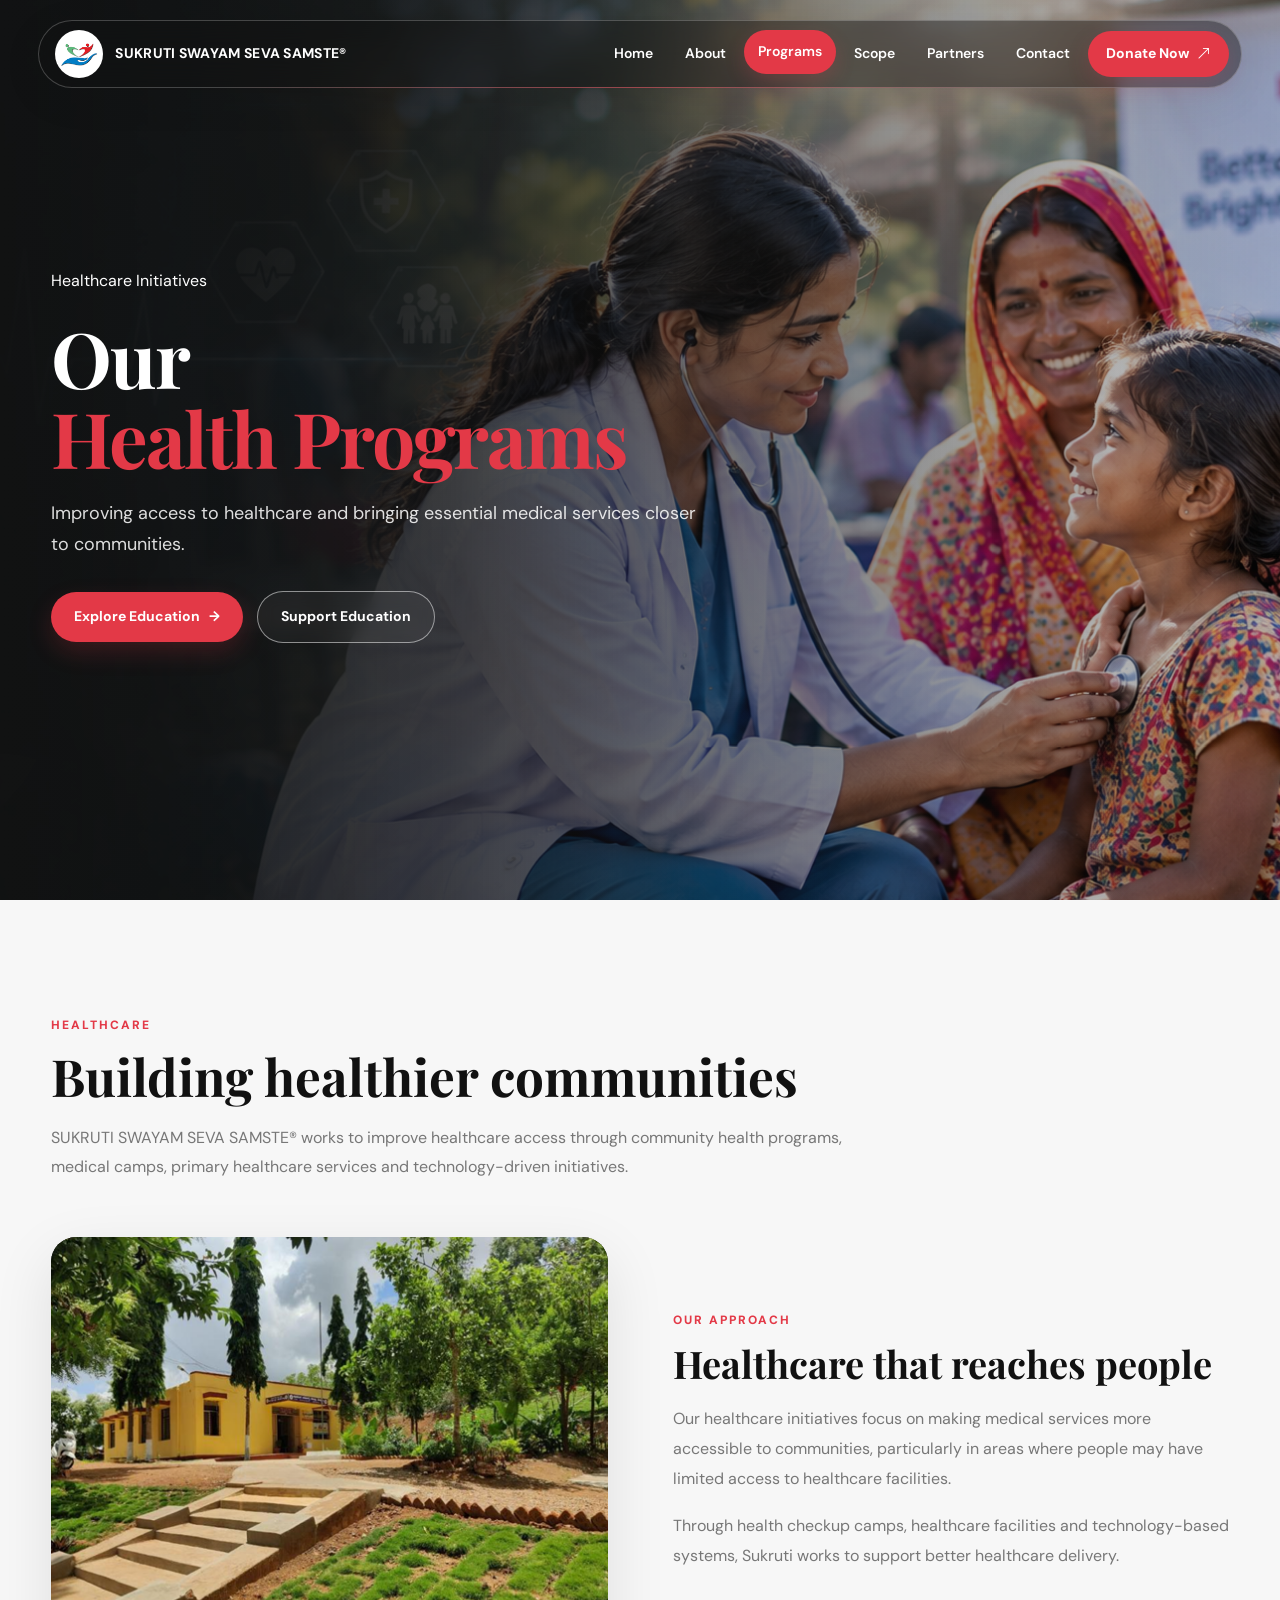
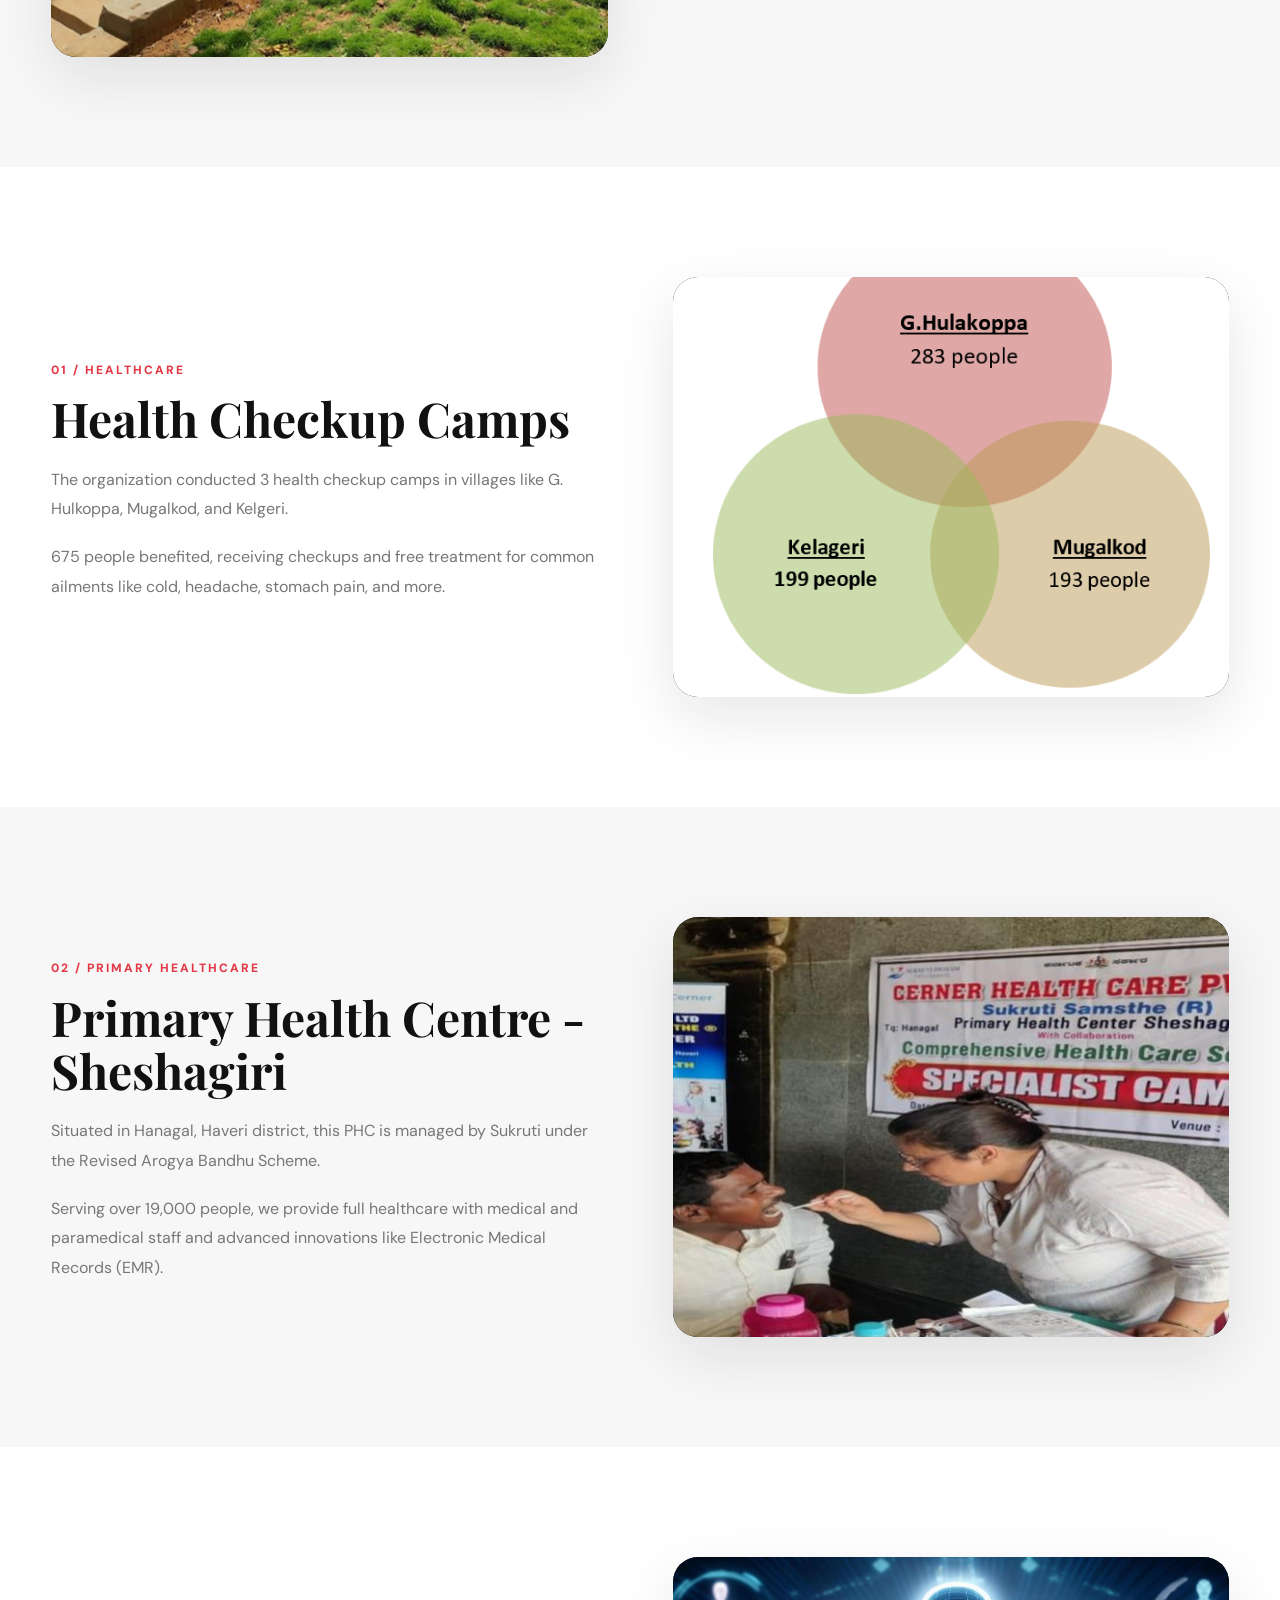
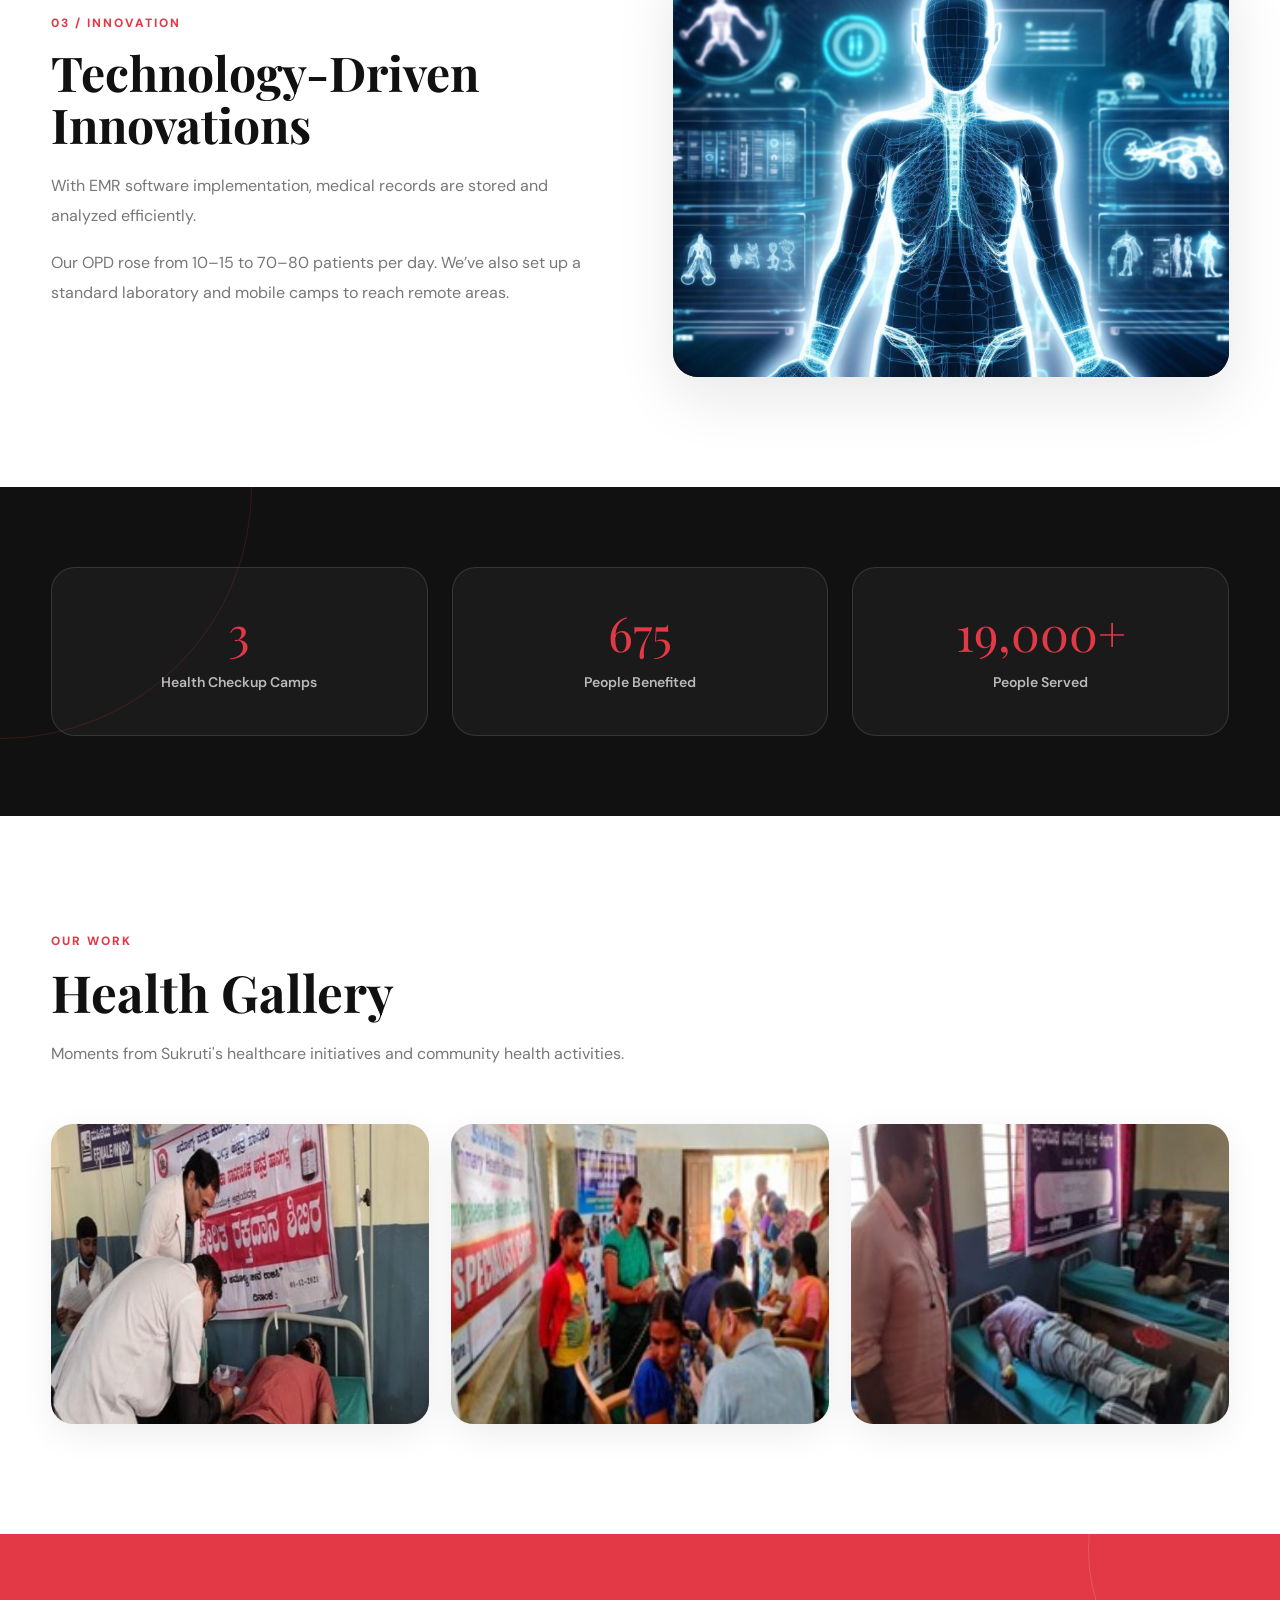
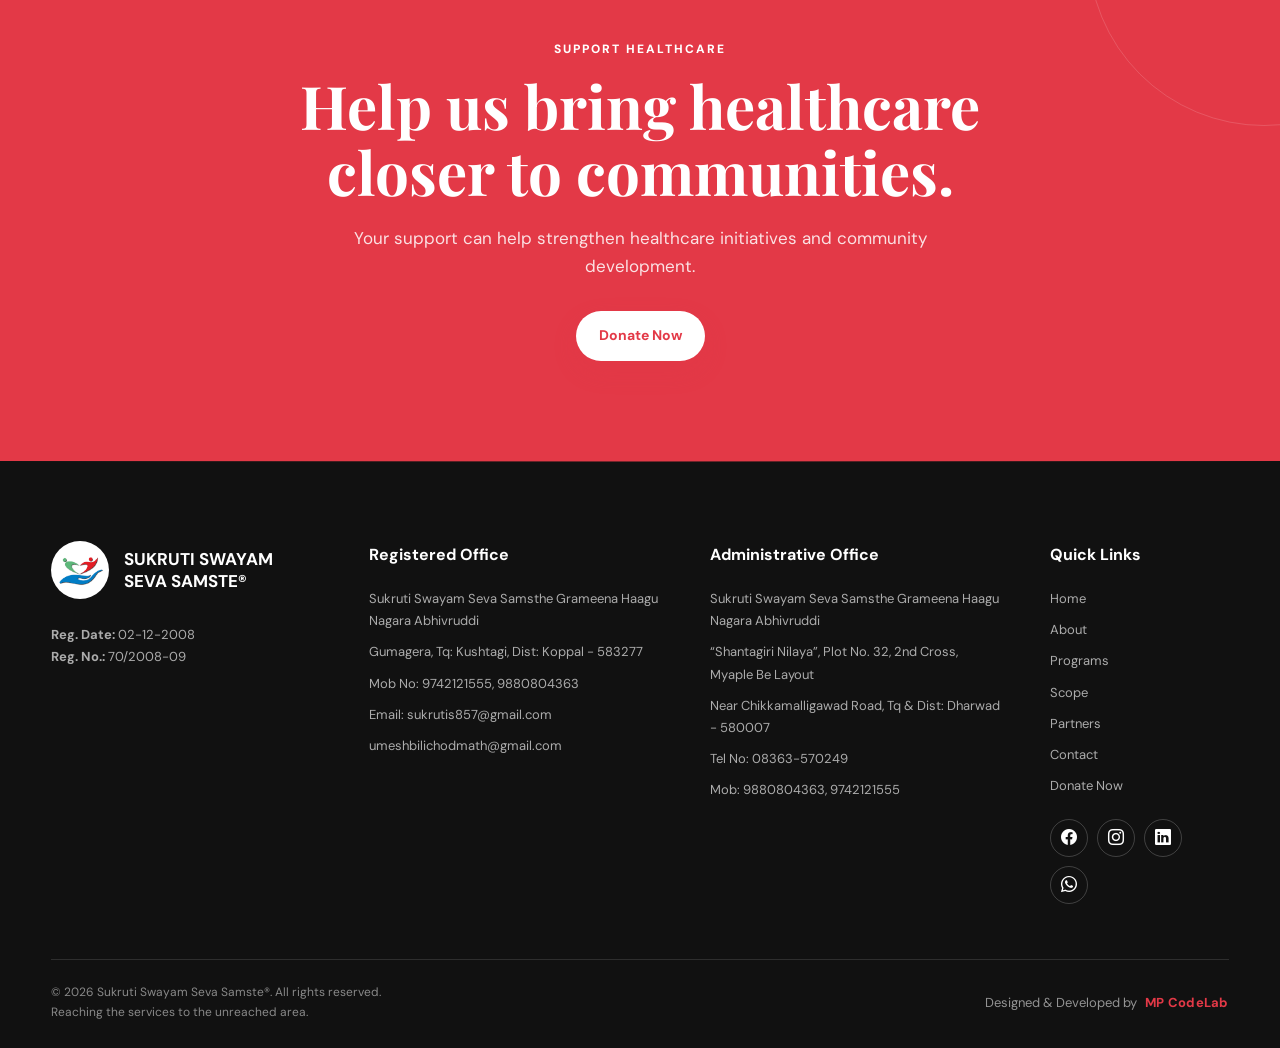
<file: helth.html>
<!DOCTYPE html>
<html lang="en">

<head>

    <!-- =====================================================
         BASIC SEO
    ====================================================== -->

    <meta charset="UTF-8">

    <meta name="viewport"
        content="width=device-width, initial-scale=1.0">

    <title>
        Health Programs | SUKRUTI SWAYAM SEVA SAMSTE®
    </title>

    <meta name="description"
        content="Explore the healthcare programs and initiatives of SUKRUTI SWAYAM SEVA SAMSTE® including health checkup camps, primary healthcare and technology-driven healthcare innovations.">

    <meta name="keywords"
        content="Sukruti, Sukruti Swayam Seva Samste, Health Programs, Healthcare, Health Checkup Camps, Primary Health Centre, Karnataka NGO">

    <meta name="author"
        content="SUKRUTI SWAYAM SEVA SAMSTE®">

    <meta name="robots"
        content="index, follow">

    <meta name="theme-color"
        content="#E33947">


    <!-- =====================================================
         OPEN GRAPH
    ====================================================== -->

    <meta property="og:title"
        content="Health Programs | SUKRUTI SWAYAM SEVA SAMSTE®">

    <meta property="og:description"
        content="Explore Sukruti's healthcare programs, health checkup camps, primary healthcare services and technology-driven healthcare initiatives.">

    <meta property="og:type"
        content="website">

    <meta property="og:url"
        content="https://www.sukruti.org/helth.html">

    <meta property="og:image"
        content="https://www.sukruti.org/assets/images/logo.png">


    <!-- =====================================================
         CANONICAL
    ====================================================== -->

    <link rel="canonical"
        href="https://www.sukruti.org/helth.html">


    <!-- =====================================================
         FAVICON
    ====================================================== -->

    <link rel="icon"
        href="./assets/images/logo.png"
        type="image/png">


    <!-- =====================================================
         GOOGLE FONTS
    ====================================================== -->

    <link rel="preconnect"
        href="https://fonts.googleapis.com">

    <link rel="preconnect"
        href="https://fonts.gstatic.com"
        crossorigin>

    <link
        href="https://fonts.googleapis.com/css2?family=DM+Sans:wght@400;500;600;700&family=Playfair+Display:wght@600;700;800&display=swap"
        rel="stylesheet">


    <!-- =====================================================
         BOOTSTRAP ICONS
    ====================================================== -->

    <link
        rel="stylesheet"
        href="https://cdn.jsdelivr.net/npm/bootstrap-icons@1.11.3/font/bootstrap-icons.min.css">


    <!-- =====================================================
         COMMON WEBSITE CSS
         SAME CSS USED BY INDEX.HTML
    ====================================================== -->

    <link
        rel="stylesheet"
        href="./assets/css/style.css">

</head>


<body>


    <!-- =====================================================
         COMMON HEADER
         Loaded from components/header.html
    ====================================================== -->

    <div id="site-header"></div>



    <!-- =====================================================
         PAGE HERO
    ====================================================== -->

    <section class="hero-section">

        <div class="hero-image-wrapper">

            <img
                src="./assets/images/hero2.png"
                alt="SUKRUTI SWAYAM SEVA SAMSTE community healthcare"
                class="hero-image"
            >

        </div>


        <div class="hero-overlay"></div>


        <div class="hero-content">

            <span class="eyebrow">
                Healthcare Initiatives
            </span>


            <h1>

                Our
                <br>

                <span>
                    Health Programs
                </span>

            </h1>


            <p>
                Improving access to healthcare and bringing
                essential medical services closer to communities.
            </p>

            
            <div class="hero-buttons">

                <a
                    href="#Health"
                    class="btn btn-primary"
                >
                    Explore Education
                    <span>→</span>
                </a>


                <a
                    href="./donate.html"
                    class="btn btn-outline"
                >
                    Support Education
                </a>

            </div>

        </div>

    </section>



    <!-- =====================================================
         HEALTH INTRODUCTION
    ====================================================== -->

    <section class="section section-light">

        <div class="container">

            <div class="section-heading">

                <span class="section-label">
                    Healthcare
                </span>


                <h2>
                    Building healthier communities
                </h2>


                <p>
                    SUKRUTI SWAYAM SEVA SAMSTE® works to improve
                    healthcare access through community health
                    programs, medical camps, primary healthcare
                    services and technology-driven initiatives.
                </p>

            </div>



            <div class="content-grid">


                <!-- IMAGE -->

                <div class="content-image">

                    <img
                        src="./assets/images/h2.png"
                        alt="Sukruti Health Checkup Camp"
                        loading="lazy"
                    >

                </div>



                <!-- CONTENT -->

                <div class="content-text">

                    <span class="section-label">
                        Our Approach
                    </span>


                    <h3>
                        Healthcare that reaches people
                    </h3>


                    <p>
                        Our healthcare initiatives focus on making
                        medical services more accessible to communities,
                        particularly in areas where people may have
                        limited access to healthcare facilities.
                    </p>


                    <p>
                        Through health checkup camps, healthcare
                        facilities and technology-based systems,
                        Sukruti works to support better healthcare
                        delivery.
                    </p>

                </div>

            </div>

        </div>

    </section>



    <!-- =====================================================
         HEALTH CHECKUP CAMPS
    ====================================================== -->

    <section class="section section-white">

        <div class="container">

            <div class="content-grid">


                <!-- CONTENT -->

                <div class="content-text">

                    <span class="section-label">
                        01 / Healthcare
                    </span>


                    <h2>
                        Health Checkup Camps
                    </h2>


                    <p>
                        The organization conducted 3 health checkup
                        camps in villages like G. Hulkoppa, Mugalkod,
                        and Kelgeri.
                    </p>


                    <p>
                        675 people benefited, receiving checkups
                        and free treatment for common ailments like
                        cold, headache, stomach pain, and more.
                    </p>

                </div>



                <!-- IMAGE -->

                <div class="content-image">

                    <img
                        src="./assets/images/h1.png"
                        alt="Health Checkup Camps conducted by Sukruti"
                        loading="lazy"
                    >

                </div>

            </div>

        </div>

    </section>



    <!-- =====================================================
         PRIMARY HEALTH CENTRE
    ====================================================== -->

    <section class="section section-light">

        <div class="container">

            <div class="content-grid reverse">


                <!-- IMAGE -->

                <div class="content-image">

                    <img
                        src="./assets/images/h4.png"
                        alt="Primary Health Centre - Sheshagiri"
                        loading="lazy"
                    >

                </div>



                <!-- CONTENT -->

                <div class="content-text">

                    <span class="section-label">
                        02 / Primary Healthcare
                    </span>


                    <h2>
                        Primary Health Centre - Sheshagiri
                    </h2>


                    <p>
                        Situated in Hanagal, Haveri district, this
                        PHC is managed by Sukruti under the Revised
                        Arogya Bandhu Scheme.
                    </p>


                    <p>
                        Serving over 19,000 people, we provide full
                        healthcare with medical and paramedical staff
                        and advanced innovations like Electronic
                        Medical Records (EMR).
                    </p>

                </div>

            </div>

        </div>

    </section>



    <!-- =====================================================
         TECHNOLOGY-DRIVEN INNOVATIONS
    ====================================================== -->

    <section class="section section-white">

        <div class="container">

            <div class="content-grid">


                <!-- CONTENT -->

                <div class="content-text">

                    <span class="section-label">
                        03 / Innovation
                    </span>


                    <h2>
                        Technology-Driven Innovations
                    </h2>


                    <p>
                        With EMR software implementation, medical
                        records are stored and analyzed efficiently.
                    </p>


                    <p>
                        Our OPD rose from 10–15 to 70–80 patients
                        per day. We’ve also set up a standard
                        laboratory and mobile camps to reach
                        remote areas.
                    </p>

                </div>



                <!-- IMAGE -->

                <div class="content-image">

                    <img
                        src="./assets/images/h3.png"
                        alt="Technology Driven Healthcare Innovations"
                        loading="lazy"
                    >

                </div>

            </div>

        </div>

    </section>



    <!-- =====================================================
         HEALTH IMPACT
    ====================================================== -->

    <section class="stats-section">

        <div class="container">

            <div class="stats-grid">


                <div class="stat-card">

                    <span class="stat-number">
                        3
                    </span>

                    <span class="stat-label">
                        Health Checkup Camps
                    </span>

                </div>



                <div class="stat-card">

                    <span class="stat-number">
                        675
                    </span>

                    <span class="stat-label">
                        People Benefited
                    </span>

                </div>



                <div class="stat-card">

                    <span class="stat-number">
                        19,000+
                    </span>

                    <span class="stat-label">
                        People Served
                    </span>

                </div>

            </div>

        </div>

    </section>



    <!-- =====================================================
         HEALTH GALLERY
    ====================================================== -->

    <section class="section section-white">

        <div class="container">


            <div class="section-heading">

                <span class="section-label">
                    Our Work
                </span>


                <h2>
                    Health Gallery
                </h2>


                <p>
                    Moments from Sukruti's healthcare initiatives
                    and community health activities.
                </p>

            </div>



            <div class="gallery-grid">


                <div class="gallery-card">

                    <img
                        src="./assets/images/h5.png"
                        alt="Sukruti Health Checkup Camp"
                        loading="lazy"
                    >

                </div>



                <div class="gallery-card">

                    <img
                        src="./assets/images/h6.png"
                        alt="Sukruti Primary Health Centre"
                        loading="lazy"
                    >

                </div>



                <div class="gallery-card">

                    <img
                        src="./assets/images/h7.png"
                        alt="Sukruti Healthcare Technology"
                        loading="lazy"
                    >

                </div>

            </div>

        </div>

    </section>



    <!-- =====================================================
         CALL TO ACTION
    ====================================================== -->

    <section class="cta-section">

        <div class="container">

            <div class="cta-content">

                <span class="section-label">
                    Support Healthcare
                </span>


                <h2>
                    Help us bring healthcare closer to communities.
                </h2>


                <p>
                    Your support can help strengthen healthcare
                    initiatives and community development.
                </p>


                <a
                    href="./donate.html"
                    class="btn btn-primary"
                >
                    Donate Now
                </a>

            </div>

        </div>

    </section>



    <!-- =====================================================
         COMMON FOOTER
         Loaded from components/footer.html
    ====================================================== -->

    <div id="site-footer"></div>



    <!-- =====================================================
         COMMON JAVASCRIPT
         Loads Header + Footer
    ====================================================== -->

    <script
        src="./assets/js/script.js">
    </script>


</body>

</html>
</file>
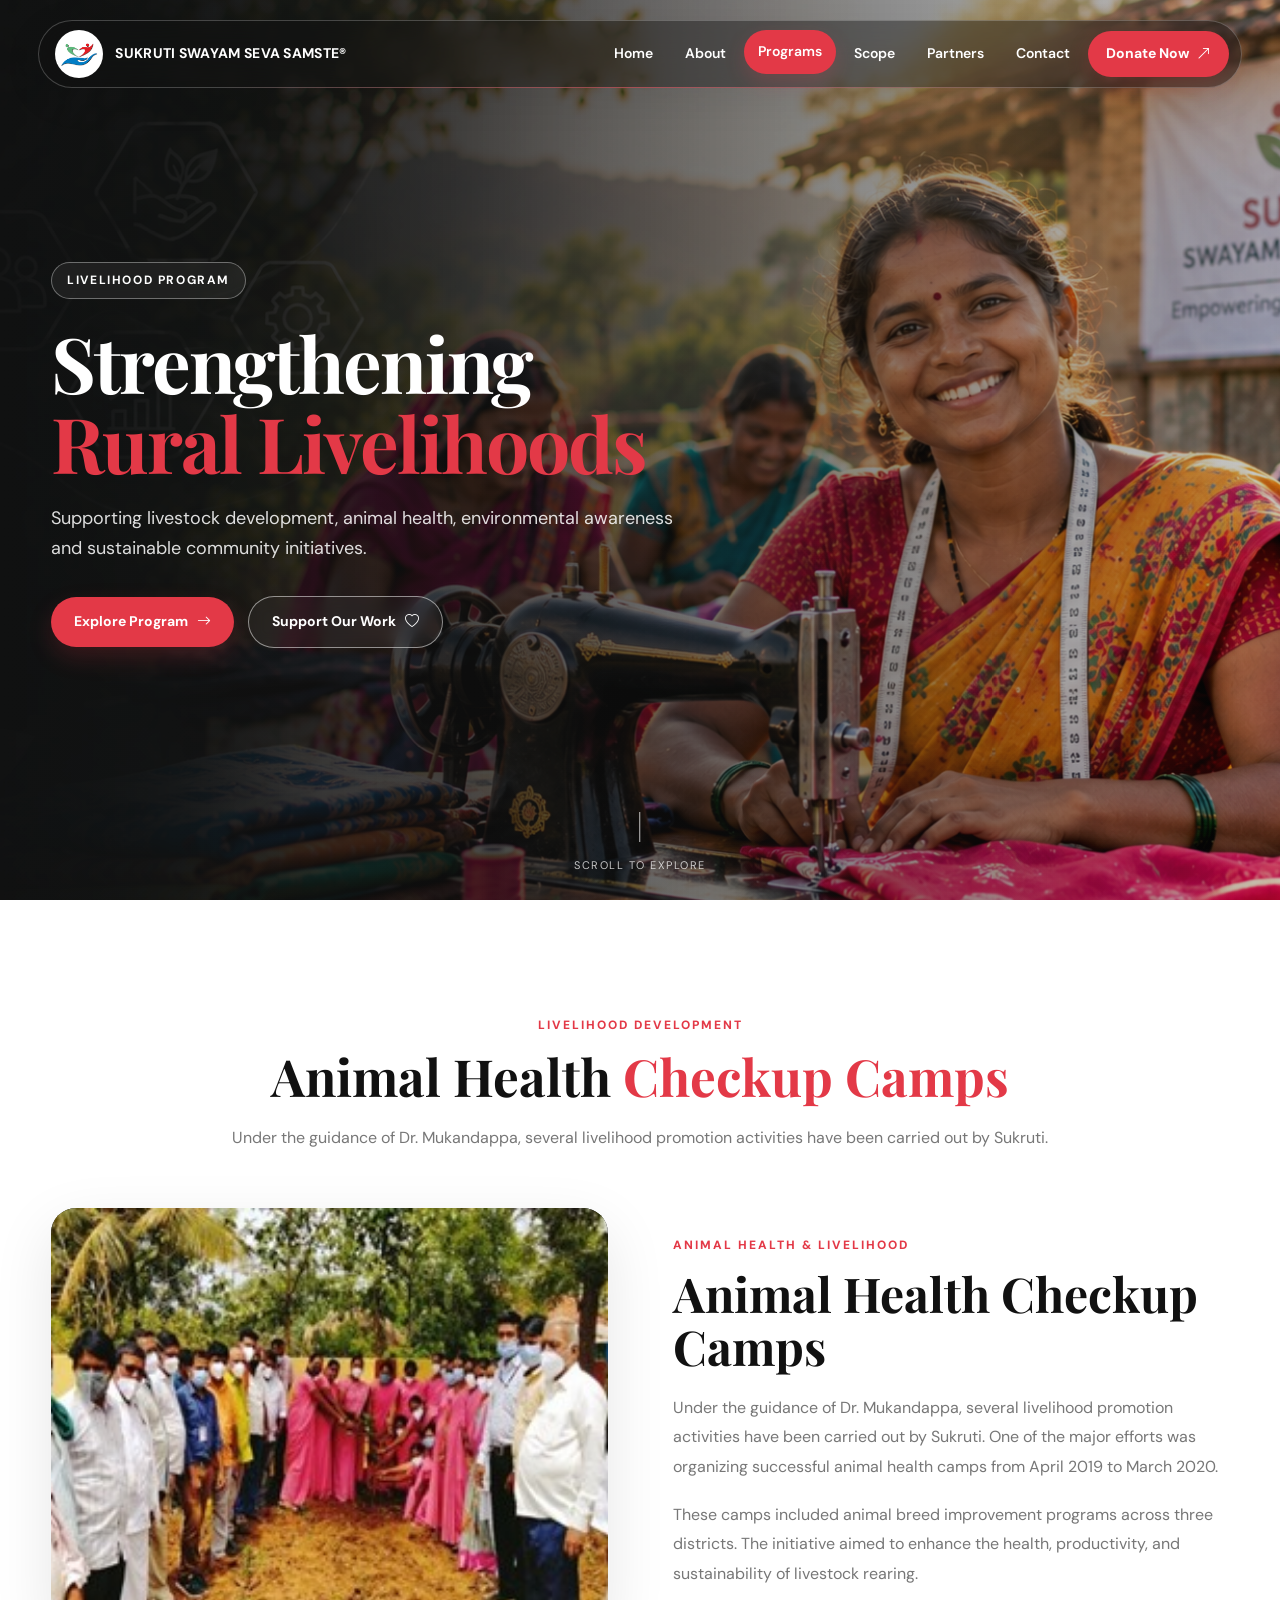
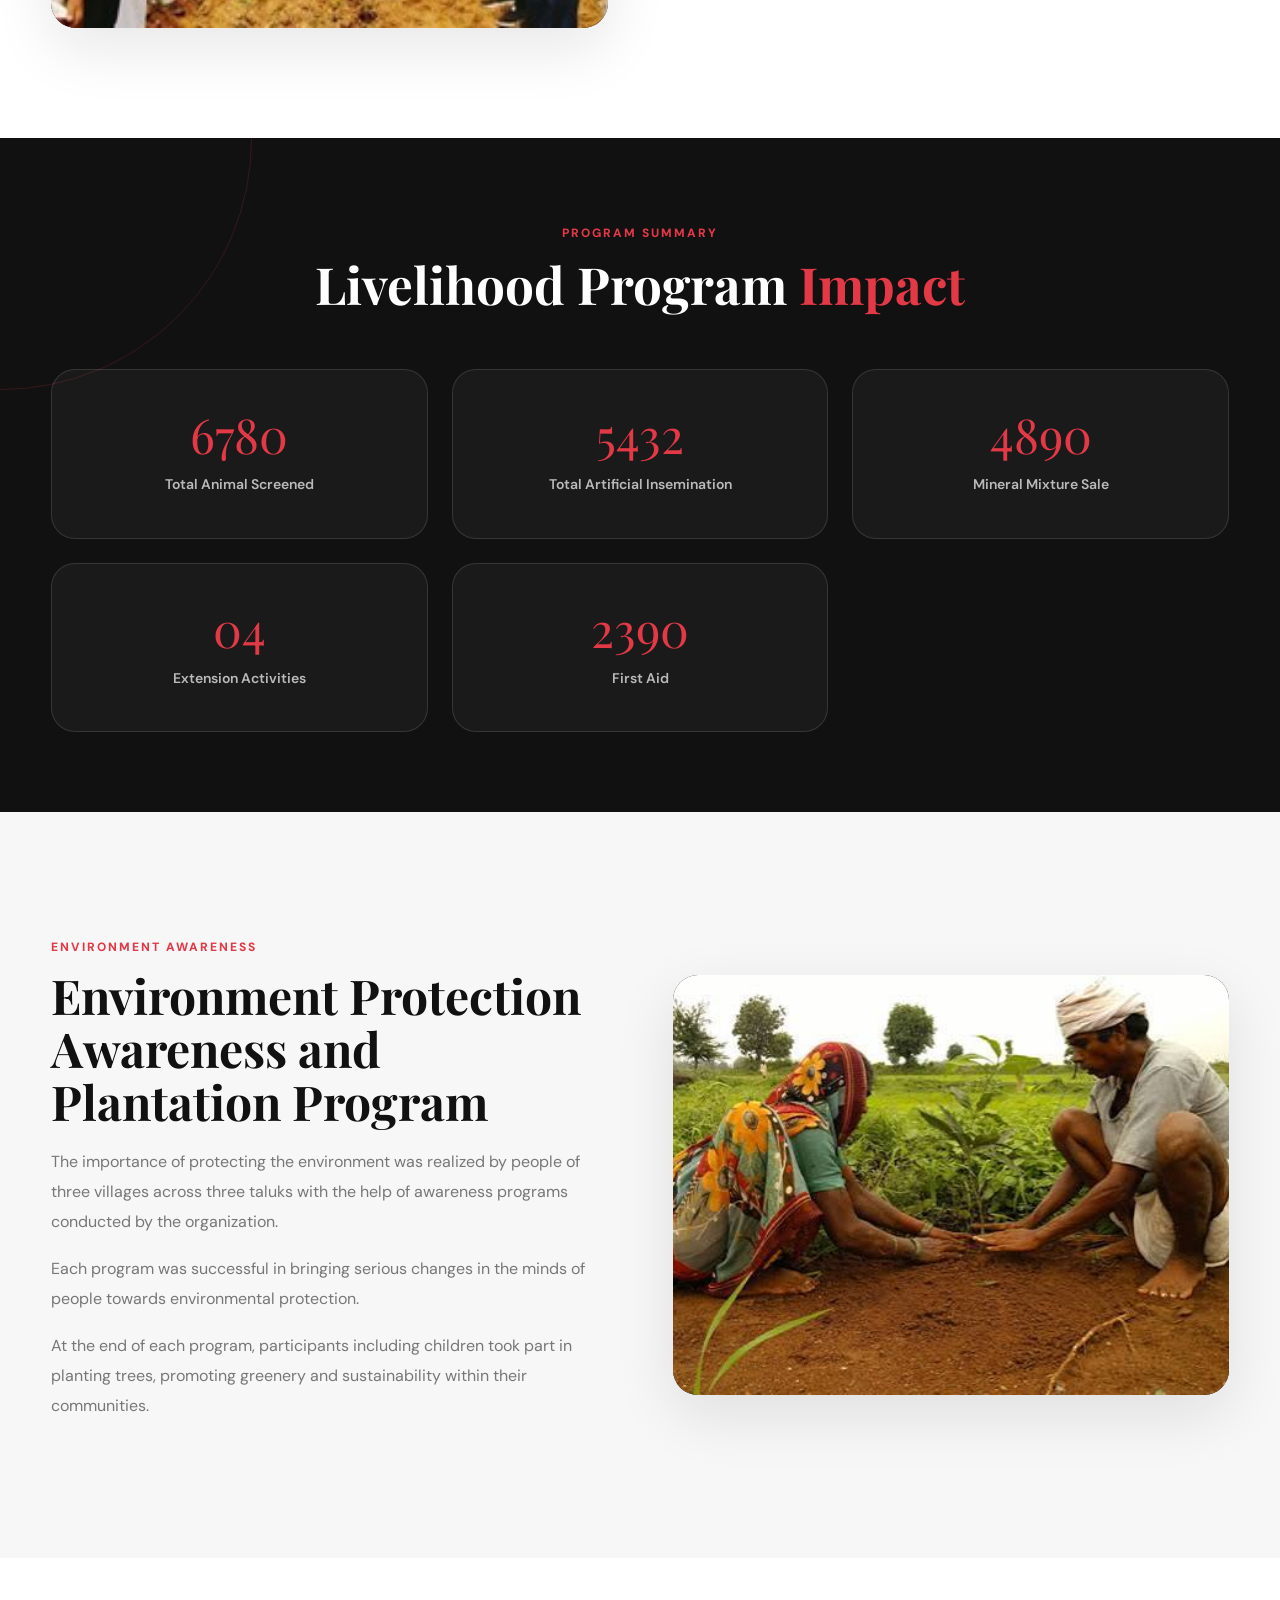
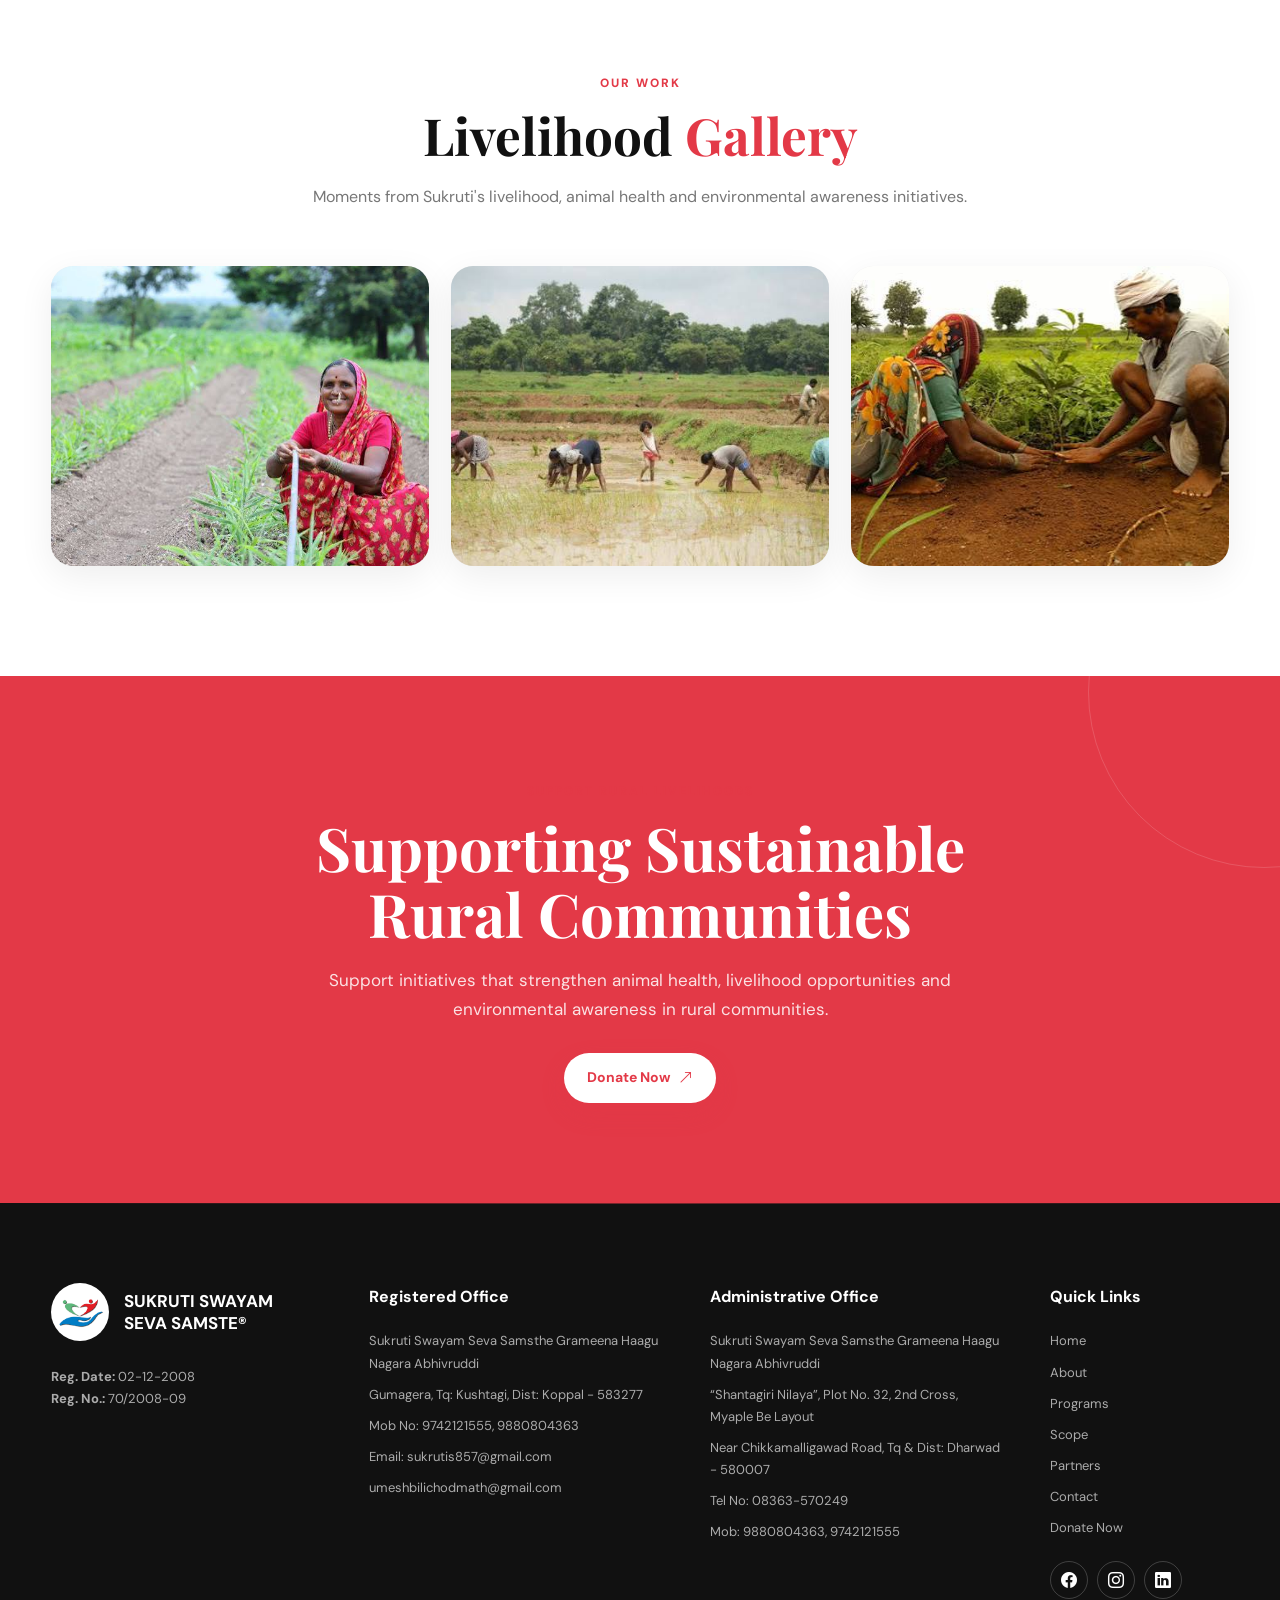
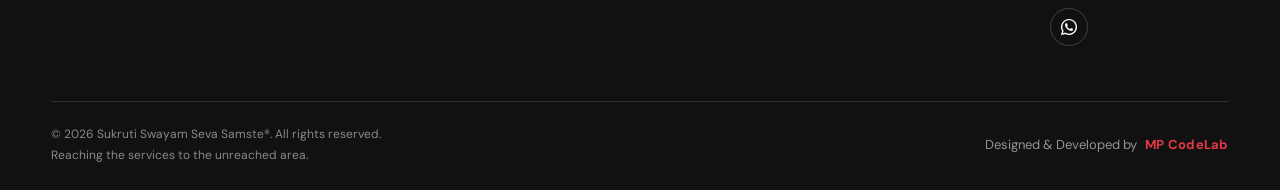
<file: lhood.html>
<!DOCTYPE html>
<html lang="en">

<head>

    <!-- =====================================================
         BASIC META
    ====================================================== -->

    <meta charset="UTF-8">

    <meta
        name="viewport"
        content="width=device-width, initial-scale=1.0"
    >

    <title>
        Livelihood Program | Sukruti Swayam Seva Samste®
    </title>

    <meta
        name="description"
        content="Sukruti Swayam Seva Samste Livelihood Program - Animal Health Checkup Camps, breed improvement, environmental awareness and plantation initiatives."
    >

    <meta
        name="keywords"
        content="Sukruti, livelihood program, animal health camps, animal breed improvement, environment awareness, plantation, Karnataka NGO, Koppal NGO"
    >

    <meta
        name="author"
        content="Sukruti Swayam Seva Samste®"
    >

    <meta
        name="robots"
        content="index, follow"
    >

    <meta
        name="theme-color"
        content="#E33947"
    >


    <!-- =====================================================
         OPEN GRAPH
    ====================================================== -->

    <meta
        property="og:title"
        content="Livelihood Program | Sukruti Swayam Seva Samste®"
    >

    <meta
        property="og:description"
        content="Supporting livestock development, animal health, environmental awareness and sustainable community initiatives."
    >

    <meta
        property="og:type"
        content="website"
    >

    <meta
        property="og:url"
        content="https://www.sukruti.org/lhood.html"
    >

    <meta
        property="og:image"
        content="https://www.sukruti.org/assets/images/logo.png"
    >


    <!-- =====================================================
         CANONICAL
    ====================================================== -->

    <link
        rel="canonical"
        href="https://www.sukruti.org/lhood.html"
    >


    <!-- =====================================================
         FAVICON
    ====================================================== -->

    <link
        rel="icon"
        href="./assets/images/logo.png"
        type="image/png"
    >


    <!-- =====================================================
         GOOGLE FONTS
    ====================================================== -->

    <link
        rel="preconnect"
        href="https://fonts.googleapis.com"
    >

    <link
        rel="preconnect"
        href="https://fonts.gstatic.com"
        crossorigin
    >

    <link
        href="https://fonts.googleapis.com/css2?family=DM+Sans:wght@400;500;600;700;800&family=Playfair+Display:wght@600;700;800&display=swap"
        rel="stylesheet"
    >


    <!-- =====================================================
         BOOTSTRAP ICONS
    ====================================================== -->

    <link
        rel="stylesheet"
        href="https://cdn.jsdelivr.net/npm/bootstrap-icons@1.11.3/font/bootstrap-icons.min.css"
    >


    <!-- =====================================================
         COMMON SUKRUTI MASTER CSS
    ====================================================== -->

    <link
        rel="stylesheet"
        href="./assets/css/style.css"
    >

</head>


<body>


    <!-- =====================================================
         SHARED HEADER
         Loaded from components/header.html
    ====================================================== -->

    <div id="site-header"></div>



    <!-- =====================================================
         MAIN CONTENT
    ====================================================== -->

    <main>


        <!-- =================================================
             LIVELIHOOD HERO
        ================================================== -->

        <section class="hero-section">

            <div class="hero-image-wrapper">

                <img
                    src="./assets/images/hero4.png" 
                    alt="SUKRUTI SWAYAM SEVA SAMSTE community development"
                    class="hero-image"
                    fetchpriority="high"
                >

            </div>


            <div class="hero-overlay"></div>


            <div class="hero-content">

                <span class="hero-label">
                    LIVELIHOOD PROGRAM
                </span>


                <h1>
                    Strengthening
                    <span>Rural Livelihoods</span>
                </h1>


                <p>
                    Supporting livestock development, animal health,
                    environmental awareness and sustainable community
                    initiatives.
                </p>


                <div class="hero-buttons">

                    <a
                        href="#livelihood"
                        class="btn-primary"
                    >

                        Explore Program

                        <i class="bi bi-arrow-right"></i>

                    </a>


                    <a
                        href="./donate.html"
                        class="btn-outline"
                    >

                        Support Our Work

                        <i class="bi bi-heart"></i>

                    </a>

                </div>

            </div>


            <!-- HERO SCROLL -->

            <div class="hero-scroll">

                <span></span>

                Scroll to explore

            </div>

        </section>



        <!-- =================================================
             LIVELIHOOD INTRO
        ================================================== -->

        <section
            class="section section-white"
            id="livelihood"
        >

            <div class="container">


                <div class="section-heading center">

                    <span class="section-tag">
                        LIVELIHOOD DEVELOPMENT
                    </span>


                    <h2>

                        Animal Health
                        <span>Checkup Camps</span>

                    </h2>


                    <p>

                        Under the guidance of Dr. Mukandappa, several
                        livelihood promotion activities have been carried
                        out by Sukruti.

                    </p>

                </div>



                <!-- =================================================
                     ANIMAL HEALTH CONTENT
                ================================================== -->

                <div class="content-grid">


                    <!-- IMAGE -->

                    <div class="content-image">

                        <img
                            src="./assets/images/lh1.png"
                            alt="Animal Health Checkup"
                            loading="lazy"
                        >

                    </div>



                    <!-- CONTENT -->

                    <div class="content-text">

                        <span class="section-tag">
                            ANIMAL HEALTH &amp; LIVELIHOOD
                        </span>


                        <h2>
                            Animal Health
                            Checkup Camps
                        </h2>


                        <p>

                            Under the guidance of Dr. Mukandappa, several
                            livelihood promotion activities have been carried
                            out by Sukruti. One of the major efforts was
                            organizing successful animal health camps from
                            April 2019 to March 2020.

                        </p>


                        <p>

                            These camps included animal breed improvement
                            programs across three districts. The initiative
                            aimed to enhance the health, productivity, and
                            sustainability of livestock rearing.

                        </p>

                    </div>

                </div>

            </div>

        </section>



        <!-- =================================================
             PROGRAM SUMMARY
        ================================================== -->

        <section class="stats-section">

            <div class="container">


                <div class="section-heading center">

                    <span class="section-tag">
                        PROGRAM SUMMARY
                    </span>


                    <h2>

                        Livelihood Program
                        <span>Impact</span>

                    </h2>

                </div>



                <div class="stats-grid">


                    <!-- TOTAL ANIMAL SCREENED -->

                    <div class="stat-card">

                        <span class="stat-number">
                            6780
                        </span>

                        <span class="stat-label">
                            Total Animal Screened
                        </span>

                    </div>


                    <!-- ARTIFICIAL INSEMINATION -->

                    <div class="stat-card">

                        <span class="stat-number">
                            5432
                        </span>

                        <span class="stat-label">
                            Total Artificial Insemination
                        </span>

                    </div>


                    <!-- MINERAL MIXTURE -->

                    <div class="stat-card">

                        <span class="stat-number">
                            4890
                        </span>

                        <span class="stat-label">
                            Mineral Mixture Sale
                        </span>

                    </div>


                    <!-- EXTENSION ACTIVITIES -->

                    <div class="stat-card">

                        <span class="stat-number">
                            04
                        </span>

                        <span class="stat-label">
                            Extension Activities
                        </span>

                    </div>


                    <!-- FIRST AID -->

                    <div class="stat-card">

                        <span class="stat-number">
                            2390
                        </span>

                        <span class="stat-label">
                            First Aid
                        </span>

                    </div>

                </div>

            </div>

        </section>



        <!-- =================================================
             ENVIRONMENT PROTECTION
        ================================================== -->

        <section class="section section-light">

            <div class="container">


                <div class="content-grid reverse">


                    <!-- IMAGE -->

                    <div class="content-image">

                        <img
                            src="./assets/images/lh5.png"
                            alt="Environment Awareness and Plantation"
                            loading="lazy"
                        >

                    </div>


                    <!-- CONTENT -->

                    <div class="content-text">

                        <span class="section-tag">
                            ENVIRONMENT AWARENESS
                        </span>


                        <h2>

                            Environment Protection
                            Awareness and Plantation Program

                        </h2>


                        <p>

                            The importance of protecting the environment
                            was realized by people of three villages across
                            three taluks with the help of awareness programs
                            conducted by the organization.

                        </p>


                        <p>

                            Each program was successful in bringing serious
                            changes in the minds of people towards
                            environmental protection.

                        </p>


                        <p>

                            At the end of each program, participants
                            including children took part in planting trees,
                            promoting greenery and sustainability within
                            their communities.

                        </p>

                    </div>

                </div>

            </div>

        </section>



        <!-- =================================================
             LIVELIHOOD GALLERY
        ================================================== -->

        <section
            class="section section-white"
            id="gallery"
        >

            <div class="container">


                <div class="section-heading center">

                    <span class="section-tag">
                        OUR WORK
                    </span>


                    <h2>

                        Livelihood
                        <span>Gallery</span>

                    </h2>


                    <p>

                        Moments from Sukruti's livelihood, animal health
                        and environmental awareness initiatives.

                    </p>

                </div>



                <div
                    class="gallery-grid"
                    id="livelyhoodGallery"
                >


                    <!-- GALLERY IMAGE 01 -->

                    <div class="gallery-card">

                        <img
                            src="./assets/images/lh3.png"
                            alt="Animal Health Checkup Camp"
                            loading="lazy"
                        >

                    </div>


                    <!-- GALLERY IMAGE 02 -->

                    <div class="gallery-card">

                        <img
                            src="./assets/images/lh4.png"
                            alt="Environment Awareness and Plantation Program"
                            loading="lazy"
                        >

                    </div>


                    <!-- GALLERY IMAGE 03 -->

                    <div class="gallery-card">

                        <img
                            src="./assets/images/lh5.png"
                            alt="Environment Protection and Plantation"
                            loading="lazy"
                        >

                    </div>

                </div>

            </div>

        </section>



        <!-- =================================================
             SUPPORT CTA
        ================================================== -->

        <section class="cta-section">

            <div class="container">

                <div class="cta-content">


                    <span class="section-tag">
                        SUPPORT RURAL LIVELIHOODS
                    </span>


                    <h2>
                        Supporting Sustainable
                        Rural Communities
                    </h2>


                    <p>

                        Support initiatives that strengthen animal health,
                        livelihood opportunities and environmental
                        awareness in rural communities.

                    </p>


                    <a
                        href="./donate.html"
                        class="btn-primary"
                    >

                        Donate Now

                        <i class="bi bi-arrow-up-right"></i>

                    </a>

                </div>

            </div>

        </section>

    </main>



    <!-- =====================================================
         SHARED FOOTER
         Loaded from components/footer.html
    ====================================================== -->

    <div id="site-footer"></div>



    <!-- =====================================================
         COMMON JAVASCRIPT
    ====================================================== -->

    <script src="./assets/js/script.js"></script>

</body>

</html>
</file>
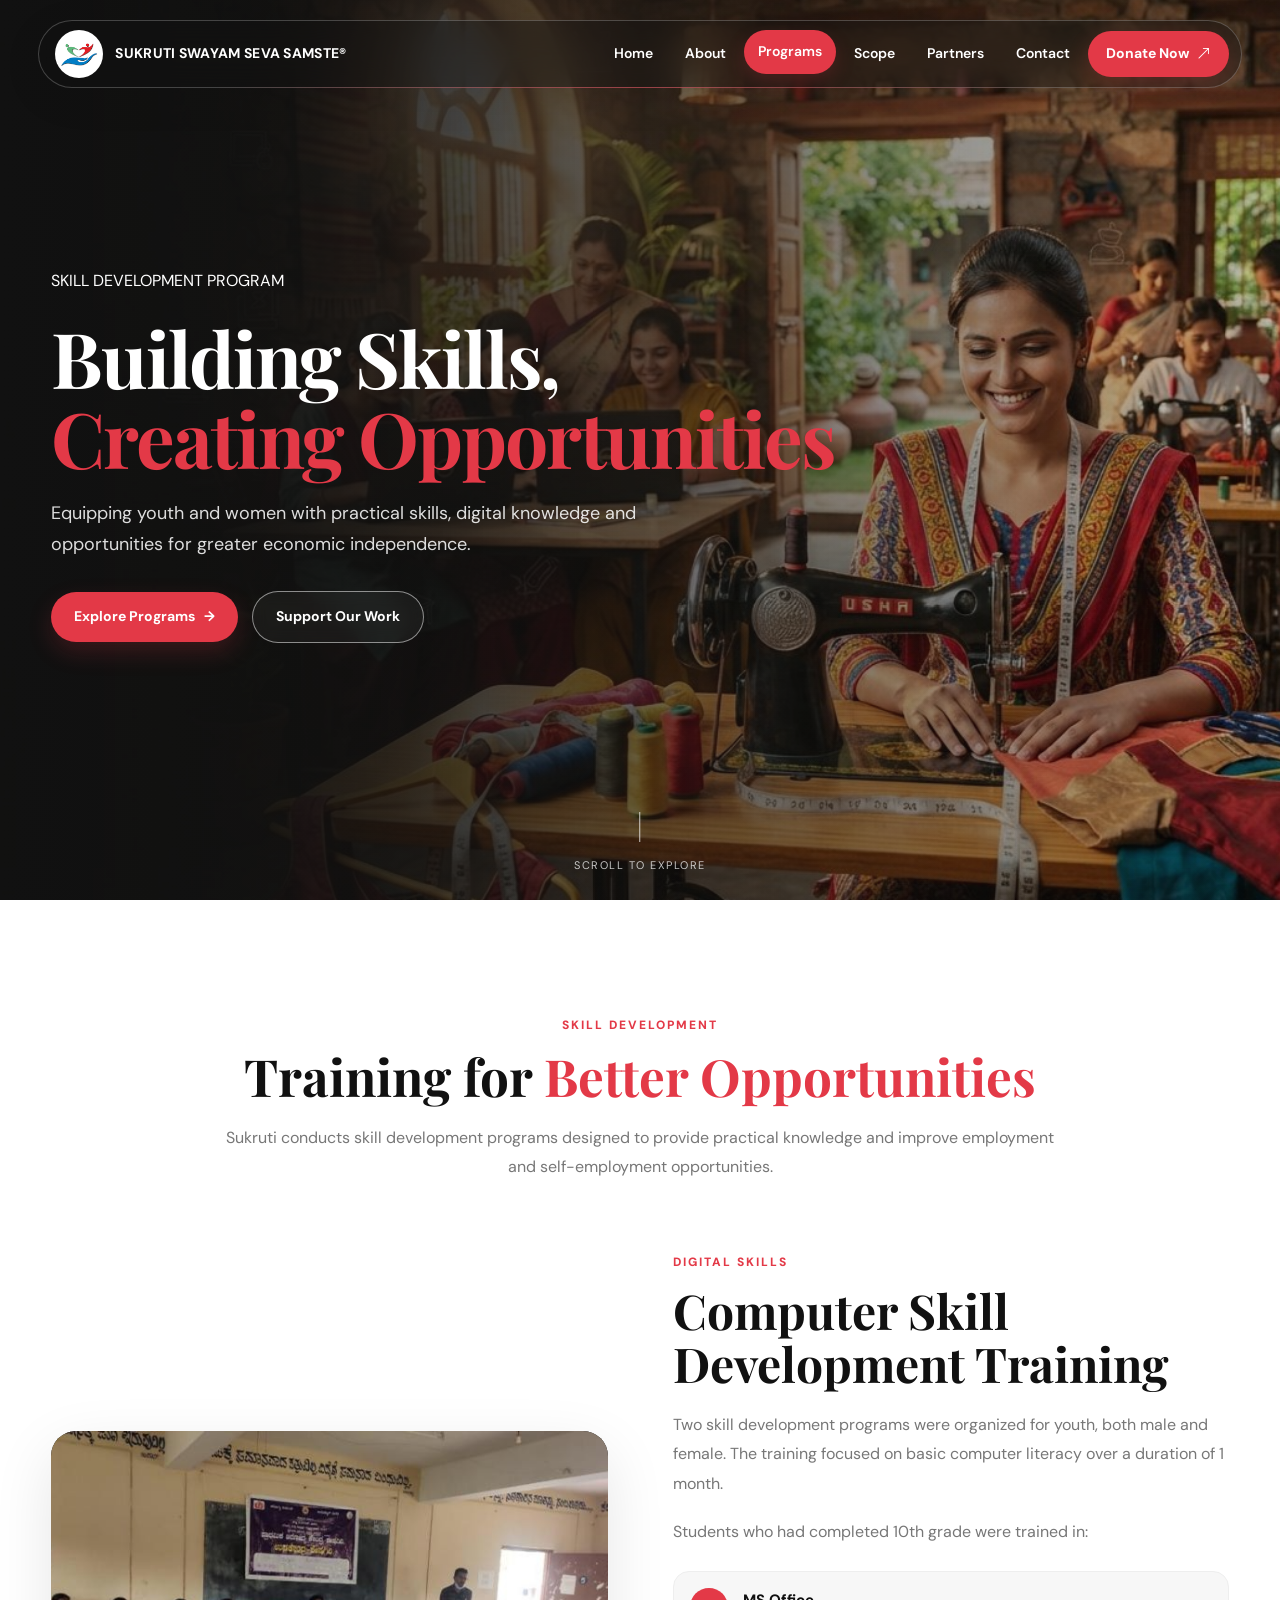
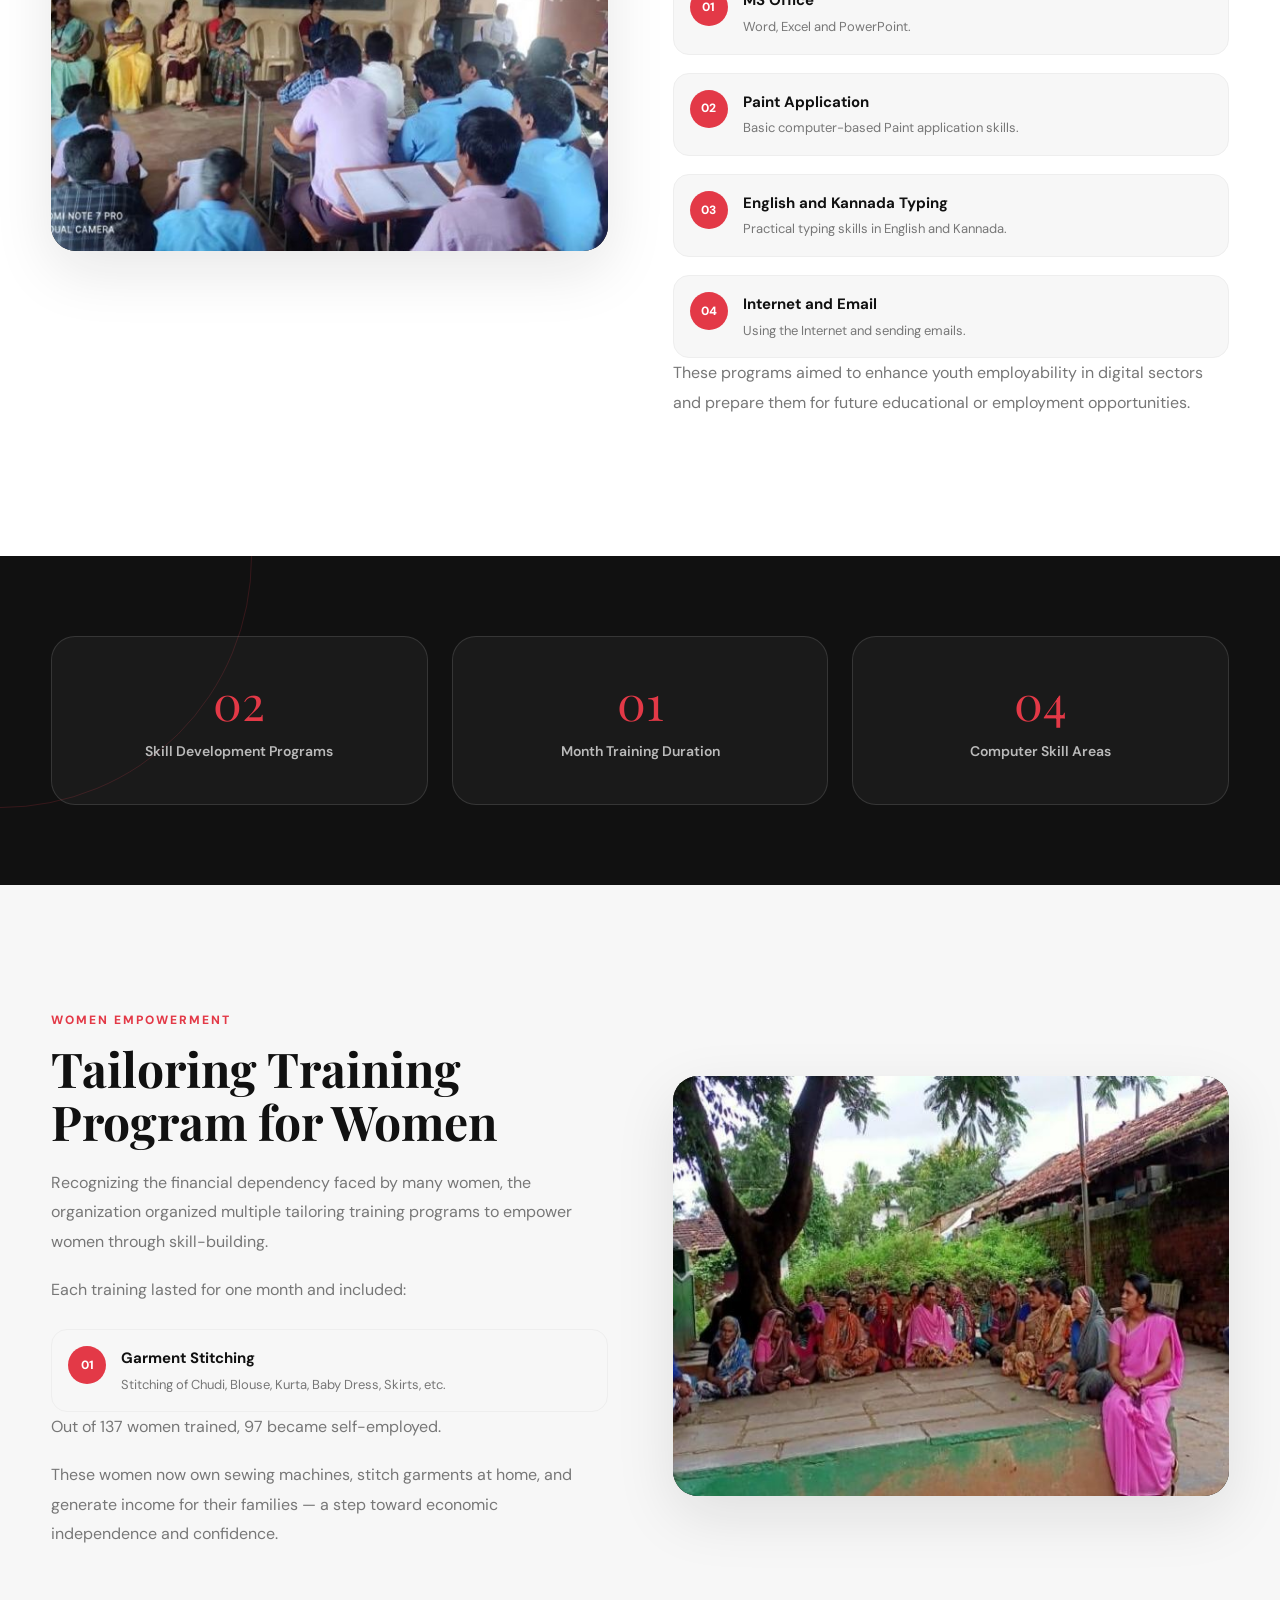
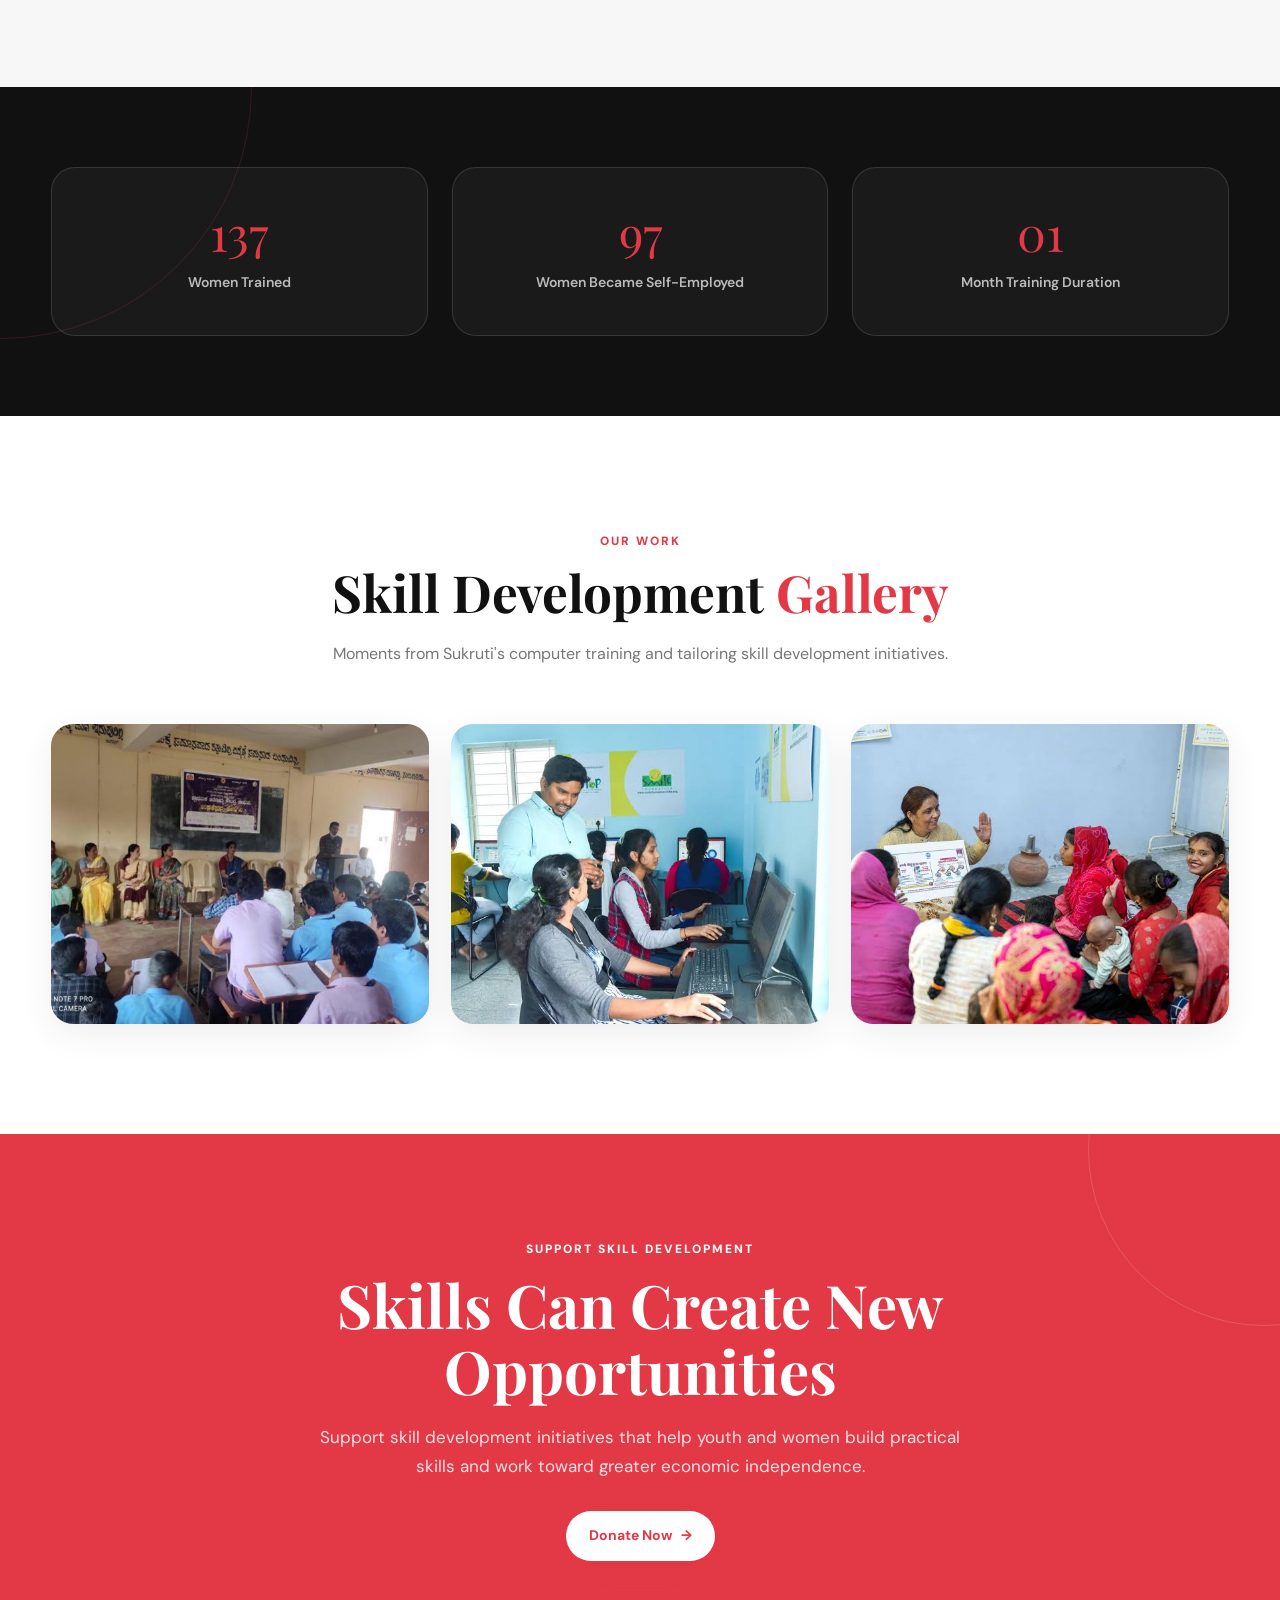
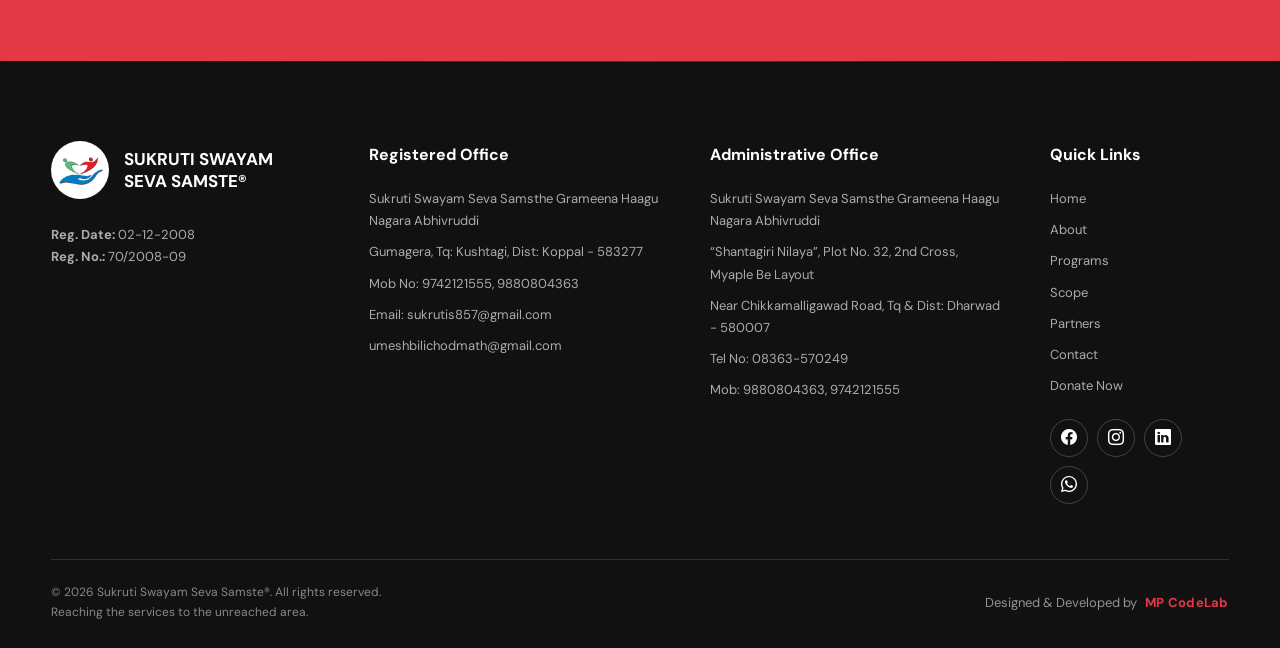
<file: skilld.html>
<!DOCTYPE html>
<html lang="en">

<head>

    <!-- =====================================================
         BASIC META
    ====================================================== -->

    <meta charset="UTF-8">

    <meta
        name="viewport"
        content="width=device-width, initial-scale=1.0"
    >

    <title>
        Skill Development Program | SUKRUTI SWAYAM SEVA SAMSTE®
    </title>

    <meta
        name="description"
        content="Sukruti Swayam Seva Samste Skill Development Programs - Computer Skill Development Training and Tailoring Training Programs for Women."
    >

    <meta
        name="keywords"
        content="Sukruti, skill development, computer training, tailoring training, women empowerment, youth training, Karnataka NGO, Koppal NGO"
    >

    <meta
        name="author"
        content="SUKRUTI SWAYAM SEVA SAMSTE®"
    >

    <meta
        name="robots"
        content="index, follow"
    >

    <meta
        name="theme-color"
        content="#E33947"
    >


    <!-- =====================================================
         OPEN GRAPH
    ====================================================== -->

    <meta
        property="og:title"
        content="Skill Development Program | SUKRUTI SWAYAM SEVA SAMSTE®"
    >

    <meta
        property="og:description"
        content="Building skills, creating opportunities and supporting youth and women through computer and tailoring skill development programs."
    >

    <meta
        property="og:type"
        content="website"
    >

    <meta
        property="og:url"
        content="https://www.sukruti.org/skilld.html"
    >

    <meta
        property="og:image"
        content="https://www.sukruti.org/assets/images/logo.png"
    >


    <!-- =====================================================
         CANONICAL
    ====================================================== -->

    <link
        rel="canonical"
        href="https://www.sukruti.org/skilld.html"
    >


    <!-- =====================================================
         FAVICON
    ====================================================== -->

    <link
        rel="icon"
        href="./assets/images/logo.png"
        type="image/png"
    >


    <!-- =====================================================
         GOOGLE FONTS
    ====================================================== -->

    <link
        rel="preconnect"
        href="https://fonts.googleapis.com"
    >

    <link
        rel="preconnect"
        href="https://fonts.gstatic.com"
        crossorigin
    >

    <link
        href="https://fonts.googleapis.com/css2?family=DM+Sans:wght@400;500;600;700;800&family=Playfair+Display:wght@600;700;800&display=swap"
        rel="stylesheet"
    >


    <!-- =====================================================
         BOOTSTRAP ICONS
    ====================================================== -->

    <link
        rel="stylesheet"
        href="https://cdn.jsdelivr.net/npm/bootstrap-icons@1.11.3/font/bootstrap-icons.min.css"
    >


    <!-- =====================================================
         COMMON SUKRUTI MASTER CSS
         Same CSS used by index.html
    ====================================================== -->

    <link
        rel="stylesheet"
        href="./assets/css/style.css"
    >

</head>


<body>


    <!-- =====================================================
         COMMON HEADER
         Loaded from components/header.html
    ====================================================== -->

    <div id="site-header"></div>



    <!-- =====================================================
         SKILL DEVELOPMENT HERO
    ====================================================== -->

    <section class="hero-section">

        <div class="hero-image-wrapper">

            <img
                src="./assets/images/hero5.png"
                alt="SUKRUTI SWAYAM SEVA SAMSTE skill development program"
                class="hero-image"
            >

        </div>


        <div class="hero-overlay"></div>


        <div class="hero-content">

            <span class="eyebrow">
                SKILL DEVELOPMENT PROGRAM
            </span>


            <h1>

                Building Skills,

                <br>

                <span>
                    Creating Opportunities
                </span>

            </h1>


            <p>
                Equipping youth and women with practical skills,
                digital knowledge and opportunities for greater
                economic independence.
            </p>


            <div class="hero-buttons">

                <a
                    href="#skills"
                    class="btn btn-primary"
                >
                    Explore Programs
                    <span>→</span>
                </a>


                <a
                    href="./donate.html"
                    class="btn btn-outline"
                >
                    Support Our Work
                </a>

            </div>

        </div>


        <div class="hero-scroll">

            <span></span>

            Scroll to explore

        </div>

    </section>



    <!-- =====================================================
         SKILL DEVELOPMENT INTRO
    ====================================================== -->

    <section
        class="section section-white"
        id="skills"
    >

        <div class="container">


            <div class="section-heading center">

                <span class="section-label">
                    SKILL DEVELOPMENT
                </span>


                <h2>

                    Training for

                    <span>
                        Better Opportunities
                    </span>

                </h2>


                <p>
                    Sukruti conducts skill development programs
                    designed to provide practical knowledge and
                    improve employment and self-employment
                    opportunities.
                </p>

            </div>



            <!-- =================================================
                 COMPUTER SKILL DEVELOPMENT
            ================================================== -->

            <div class="content-grid">


                <!-- IMAGE -->

                <div class="content-image">

                    <img
                        src="./assets/images/sd1.png"
                        alt="Computer Skill Development Training"
                        loading="lazy"
                    >

                </div>



                <!-- CONTENT -->

                <div class="content-text">

                    <span class="section-label">
                        DIGITAL SKILLS
                    </span>


                    <h2>
                        Computer Skill
                        Development Training
                    </h2>


                    <p>
                        Two skill development programs were organized
                        for youth, both male and female. The training
                        focused on basic computer literacy over a
                        duration of 1 month.
                    </p>


                    <p>
                        Students who had completed 10th grade were
                        trained in:
                    </p>


                    <ul class="education-list">

                        <li>

                            <span>
                                01
                            </span>

                            <div>

                                <strong>
                                    MS Office
                                </strong>

                                <p>
                                    Word, Excel and PowerPoint.
                                </p>

                            </div>

                        </li>


                        <li>

                            <span>
                                02
                            </span>

                            <div>

                                <strong>
                                    Paint Application
                                </strong>

                                <p>
                                    Basic computer-based Paint
                                    application skills.
                                </p>

                            </div>

                        </li>


                        <li>

                            <span>
                                03
                            </span>

                            <div>

                                <strong>
                                    English and Kannada Typing
                                </strong>

                                <p>
                                    Practical typing skills in
                                    English and Kannada.
                                </p>

                            </div>

                        </li>


                        <li>

                            <span>
                                04
                            </span>

                            <div>

                                <strong>
                                    Internet and Email
                                </strong>

                                <p>
                                    Using the Internet and sending
                                    emails.
                                </p>

                            </div>

                        </li>

                    </ul>


                    <p>
                        These programs aimed to enhance youth
                        employability in digital sectors and prepare
                        them for future educational or employment
                        opportunities.
                    </p>

                </div>

            </div>

        </div>

    </section>



    <!-- =====================================================
         COMPUTER TRAINING STATISTICS
    ====================================================== -->

    <section class="stats-section">

        <div class="container">

            <div class="stats-grid">


                <div class="stat-card">

                    <span class="stat-number">
                        02
                    </span>

                    <span class="stat-label">
                        Skill Development Programs
                    </span>

                </div>


                <div class="stat-card">

                    <span class="stat-number">
                        01
                    </span>

                    <span class="stat-label">
                        Month Training Duration
                    </span>

                </div>


                <div class="stat-card">

                    <span class="stat-number">
                        04
                    </span>

                    <span class="stat-label">
                        Computer Skill Areas
                    </span>

                </div>

            </div>

        </div>

    </section>



    <!-- =====================================================
         TAILORING TRAINING
    ====================================================== -->

    <section class="section section-light">

        <div class="container">


            <div class="content-grid reverse">


                <!-- IMAGE -->

                <div class="content-image">

                    <img
                        src="./assets/images/sd2.png"
                        alt="Tailoring Training Program for Women"
                        loading="lazy"
                    >

                </div>



                <!-- CONTENT -->

                <div class="content-text">

                    <span class="section-label">
                        WOMEN EMPOWERMENT
                    </span>


                    <h2>
                        Tailoring Training
                        Program for Women
                    </h2>


                    <p>
                        Recognizing the financial dependency faced
                        by many women, the organization organized
                        multiple tailoring training programs to
                        empower women through skill-building.
                    </p>


                    <p>
                        Each training lasted for one month and
                        included:
                    </p>


                    <ul class="education-list">

                        <li>

                            <span>
                                01
                            </span>

                            <div>

                                <strong>
                                    Garment Stitching
                                </strong>

                                <p>
                                    Stitching of Chudi, Blouse,
                                    Kurta, Baby Dress, Skirts, etc.
                                </p>

                            </div>

                        </li>

                    </ul>


                    <p>
                        Out of 137 women trained, 97 became
                        self-employed.
                    </p>


                    <p>
                        These women now own sewing machines, stitch
                        garments at home, and generate income for
                        their families — a step toward economic
                        independence and confidence.
                    </p>

                </div>

            </div>

        </div>

    </section>



    <!-- =====================================================
         WOMEN TRAINING IMPACT
    ====================================================== -->

    <section class="stats-section">

        <div class="container">

            <div class="stats-grid">


                <div class="stat-card">

                    <span class="stat-number">
                        137
                    </span>

                    <span class="stat-label">
                        Women Trained
                    </span>

                </div>


                <div class="stat-card">

                    <span class="stat-number">
                        97
                    </span>

                    <span class="stat-label">
                        Women Became Self-Employed
                    </span>

                </div>


                <div class="stat-card">

                    <span class="stat-number">
                        01
                    </span>

                    <span class="stat-label">
                        Month Training Duration
                    </span>

                </div>

            </div>

        </div>

    </section>



    <!-- =====================================================
         SKILL DEVELOPMENT GALLERY
    ====================================================== -->

    <section
        class="section section-white"
        id="gallery"
    >

        <div class="container">


            <div class="section-heading center">

                <span class="section-label">
                    OUR WORK
                </span>


                <h2>

                    Skill Development

                    <span>
                        Gallery
                    </span>

                </h2>


                <p>
                    Moments from Sukruti's computer training and
                    tailoring skill development initiatives.
                </p>

            </div>


            <div
                class="gallery-grid"
                id="skillGallery"
            >


                <div class="gallery-card">

                    <img
                        src="./assets/images/sd1.png"
                        alt="Computer Skill Development Training"
                        loading="lazy"
                    >

                </div>


                <div class="gallery-card">

                    <img
                        src="./assets/images/sd3.png"
                        alt="Tailoring Training Program for Women"
                        loading="lazy"
                    >

                </div>


                <div class="gallery-card">

                    <img
                        src="./assets/images/sd4.png"
                        alt="Tailoring Training Program for Women"
                        loading="lazy"
                    >

                </div>


            </div>

        </div>

    </section>



    <!-- =====================================================
         SUPPORT CTA
    ====================================================== -->

    <section class="cta-section">

        <div class="container">

            <div class="cta-content">

                <span class="section-label">
                    SUPPORT SKILL DEVELOPMENT
                </span>


                <h2>
                    Skills Can Create
                    New Opportunities
                </h2>


                <p>
                    Support skill development initiatives that help
                    youth and women build practical skills and work
                    toward greater economic independence.
                </p>


                <a
                    href="./donate.html"
                    class="btn btn-primary"
                >
                    Donate Now
                    <span>→</span>
                </a>

            </div>

        </div>

    </section>



    <!-- =====================================================
         COMMON FOOTER
         Loaded from components/footer.html
    ====================================================== -->

    <div id="site-footer"></div>



    <!-- =====================================================
         COMMON JAVASCRIPT
    ====================================================== -->

    <script src="./assets/js/script.js"></script>

</body>

</html>
</file>
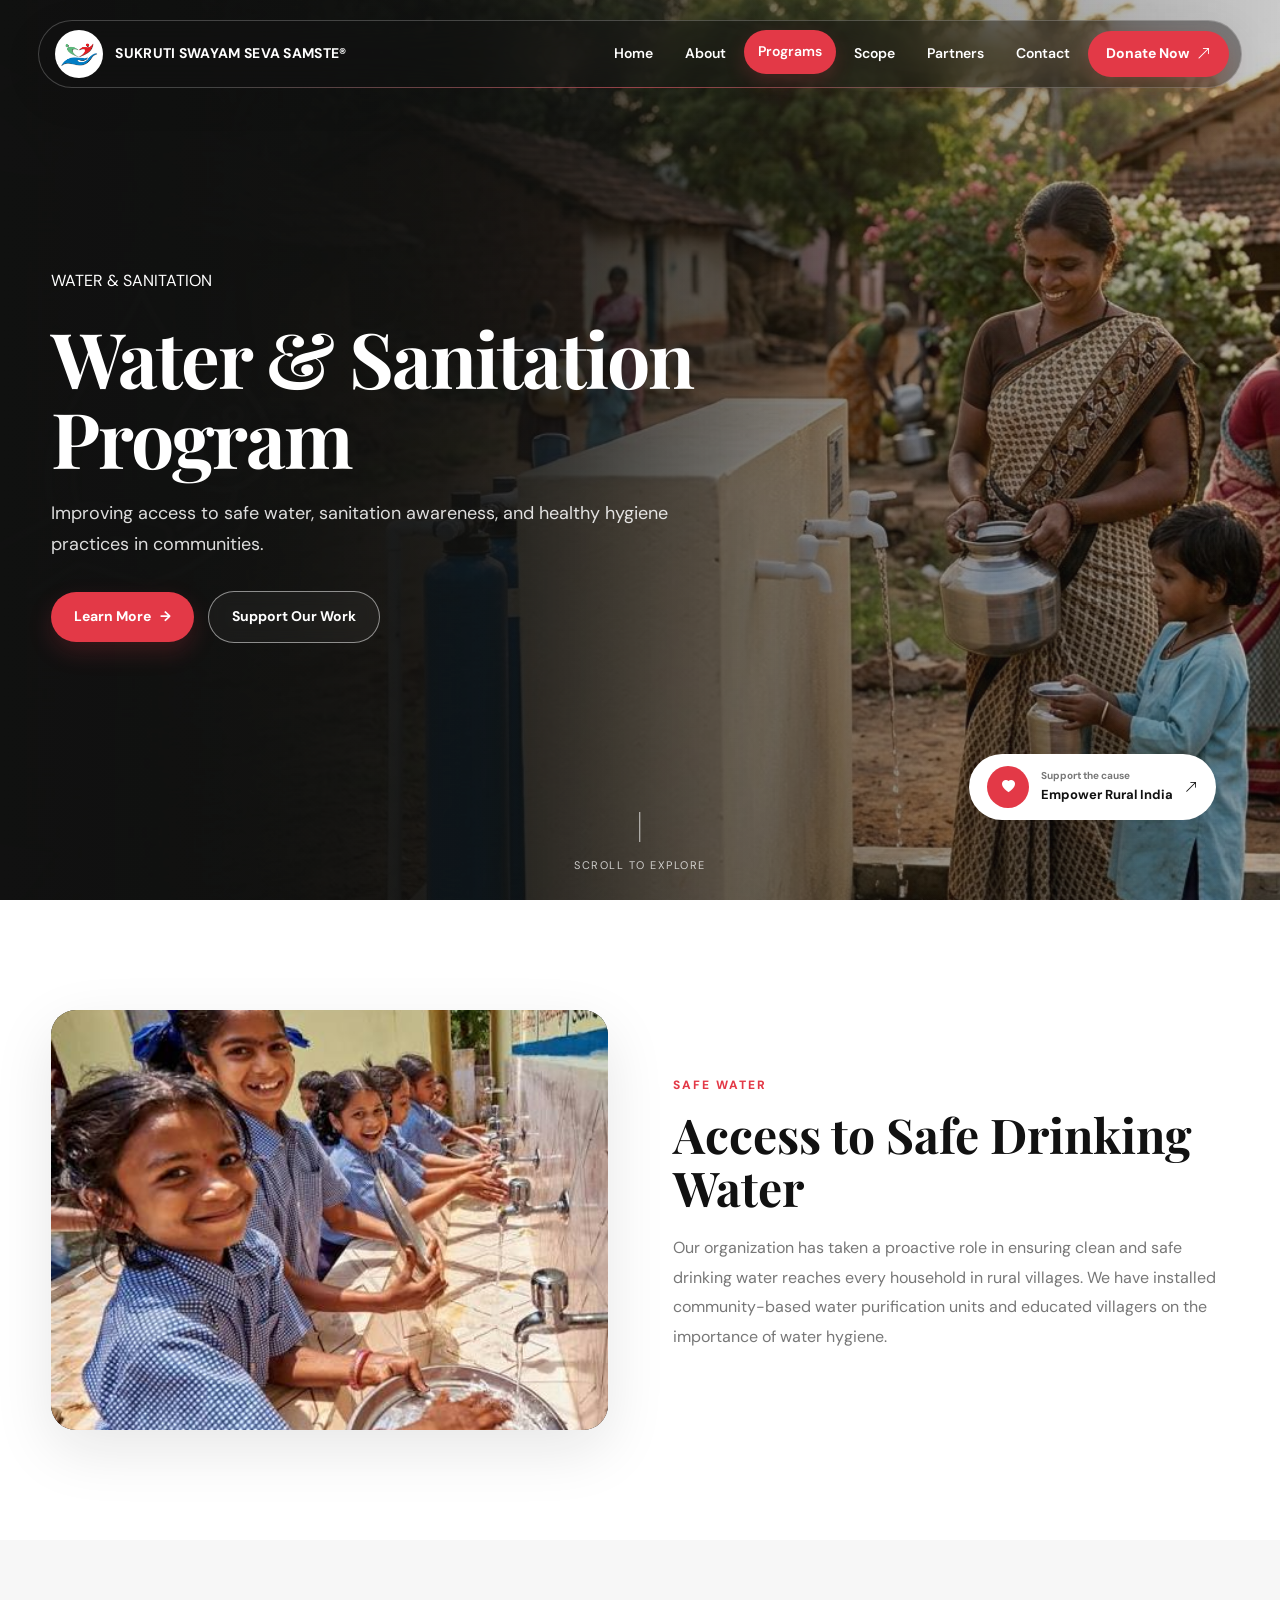
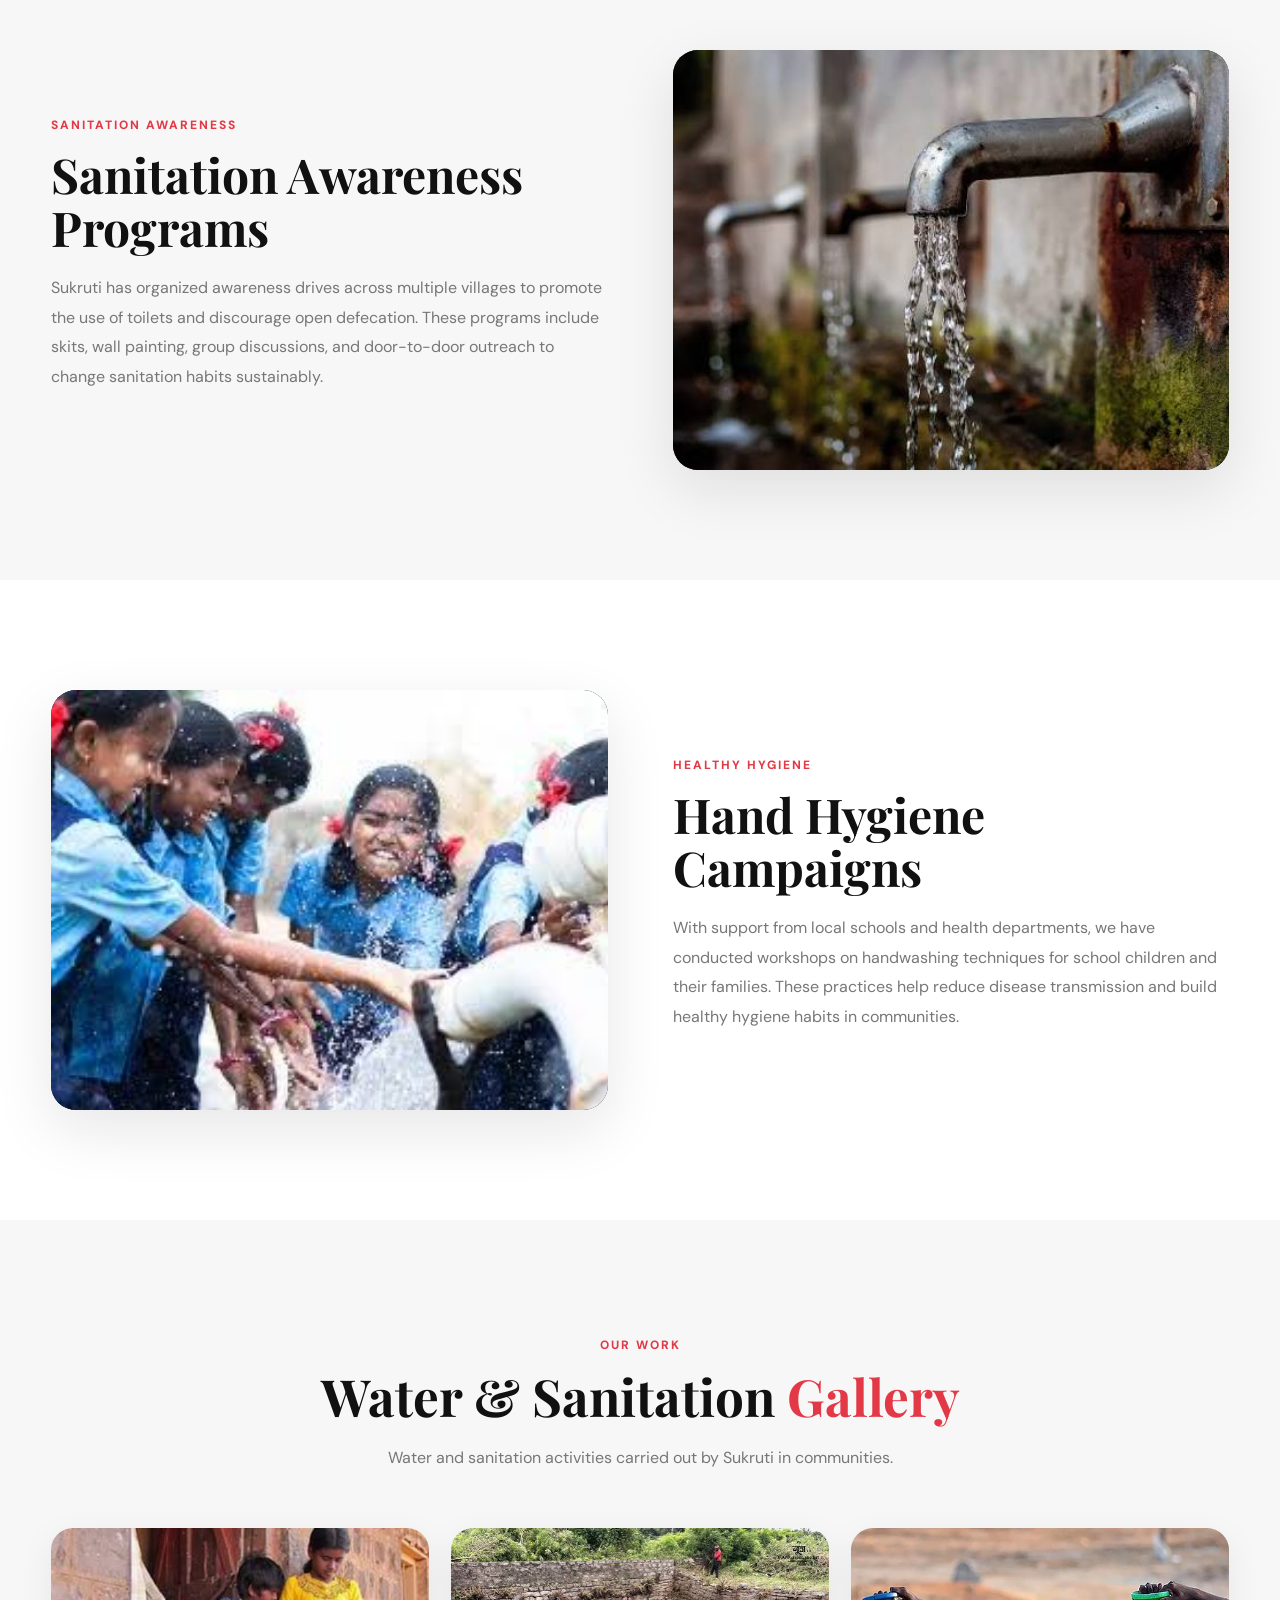
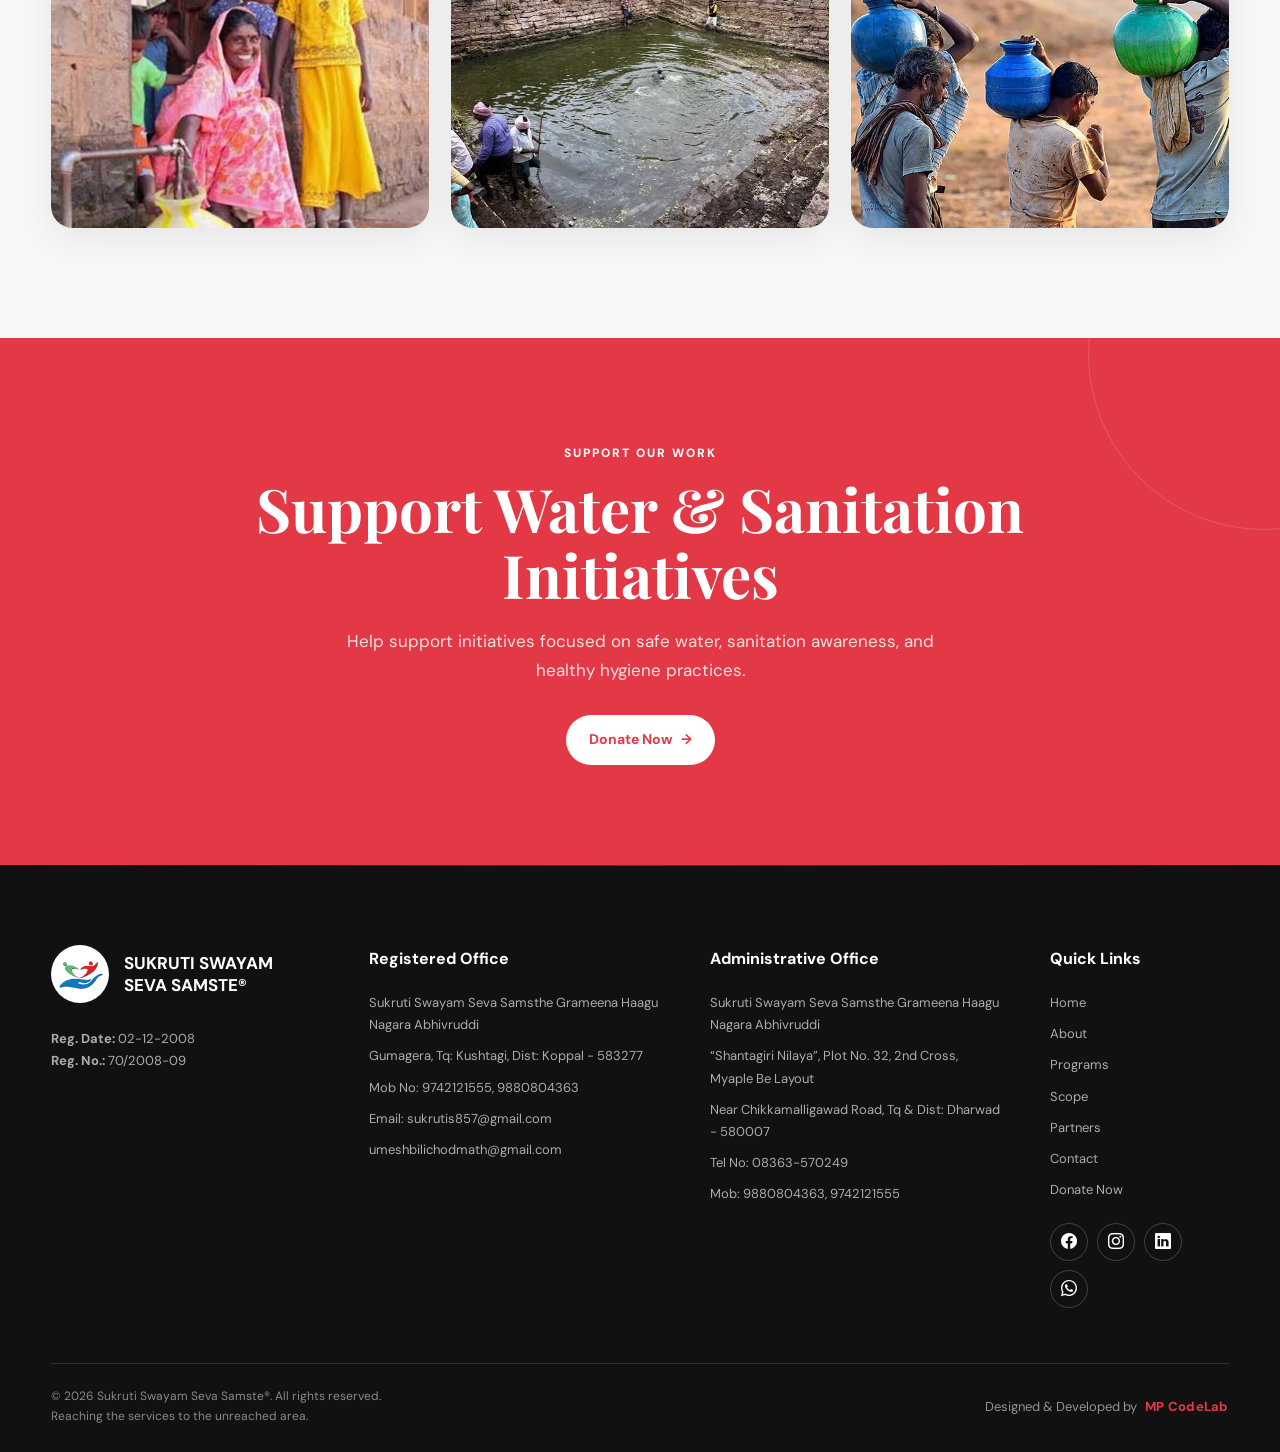
<file: water.html>
<!DOCTYPE html>
<html lang="en">

<head>

    <!-- =====================================================
         BASIC META
    ====================================================== -->

    <meta charset="UTF-8">

    <meta
        name="viewport"
        content="width=device-width, initial-scale=1.0"
    >

    <title>
        Water & Sanitation Program | SUKRUTI SWAYAM SEVA SAMSTE®
    </title>

    <meta
        name="description"
        content="Sukruti Water & Sanitation Program focuses on safe drinking water, sanitation awareness, and hand hygiene campaigns in rural communities."
    >

    <meta
        name="keywords"
        content="Sukruti, Water and Sanitation, Safe Drinking Water, Sanitation Awareness, Hand Hygiene, NGO, Karnataka"
    >

    <meta
        name="author"
        content="SUKRUTI SWAYAM SEVA SAMSTE®"
    >

    <meta
        name="robots"
        content="index, follow"
    >

    <meta
        name="theme-color"
        content="#E33947"
    >


    <!-- =====================================================
         OPEN GRAPH
    ====================================================== -->

    <meta
        property="og:title"
        content="Water & Sanitation Program | SUKRUTI SWAYAM SEVA SAMSTE®"
    >

    <meta
        property="og:description"
        content="Improving access to safe water, sanitation awareness, and healthy hygiene practices in communities."
    >

    <meta
        property="og:type"
        content="website"
    >

    <meta
        property="og:url"
        content="https://www.sukruti.org/water.html"
    >

    <meta
        property="og:image"
        content="https://www.sukruti.org/assets/images/logo.png"
    >


    <!-- =====================================================
         CANONICAL
    ====================================================== -->

    <link
        rel="canonical"
        href="https://www.sukruti.org/water.html"
    >


    <!-- =====================================================
         FAVICON
    ====================================================== -->

    <link
        rel="icon"
        href="./assets/images/logo.png"
        type="image/png"
    >


    <!-- =====================================================
         GOOGLE FONTS
    ====================================================== -->

    <link
        rel="preconnect"
        href="https://fonts.googleapis.com"
    >

    <link
        rel="preconnect"
        href="https://fonts.gstatic.com"
        crossorigin
    >

    <link
        href="https://fonts.googleapis.com/css2?family=DM+Sans:wght@400;500;600;700;800&family=Playfair+Display:wght@600;700;800&display=swap"
        rel="stylesheet"
    >


    <!-- =====================================================
         BOOTSTRAP ICONS
    ====================================================== -->

    <link
        rel="stylesheet"
        href="https://cdn.jsdelivr.net/npm/bootstrap-icons@1.11.3/font/bootstrap-icons.min.css"
    >


    <!-- =====================================================
         COMMON SUKRUTI MASTER CSS
         Same CSS used by index.html
    ====================================================== -->

    <link
        rel="stylesheet"
        href="./assets/css/style.css"
    >

</head>


<body>


    <!-- =====================================================
         COMMON HEADER
         Loaded from components/header.html
    ====================================================== -->

    <div id="site-header"></div>



    <!-- =====================================================
         PAGE HERO
    ====================================================== -->

    <section class="hero-section">

        <div class="hero-image-wrapper">

            <img
                src="./assets/images/hero6.png"
                alt="SUKRUTI SWAYAM SEVA SAMSTE Water and Sanitation Program"
                class="hero-image"
            >

        </div>


        <div class="hero-overlay"></div>


        <div class="hero-content">

            <span class="eyebrow">
                WATER &amp; SANITATION
            </span>


            <h1>
                Water &amp; Sanitation Program
            </h1>


            <p>
                Improving access to safe water, sanitation awareness,
                and healthy hygiene practices in communities.
            </p>


            <div class="hero-buttons">

                <a
                    href="#about"
                    class="btn btn-primary"
                >
                    Learn More
                    <span>→</span>
                </a>


                <a
                    href="./donate.html"
                    class="btn btn-outline"
                >
                    Support Our Work
                </a>

            </div>

        </div>


        <a
            href="./donate.html"
            class="floating-donate"
        >

            <span class="donate-icon">
                <i class="bi bi-heart-fill"></i>
            </span>


            <span>

                <small>
                    Support the cause
                </small>

                Empower Rural India

            </span>


            <i class="bi bi-arrow-up-right"></i>

        </a>


        <div class="hero-scroll">

            <span></span>

            Scroll to explore

        </div>

    </section>



    <!-- =====================================================
         WATER & SANITATION CONTENT
    ====================================================== -->

    <main>


        <!-- =================================================
             SAFE DRINKING WATER
        ================================================== -->

        <section
            class="section section-white"
            id="about"
        >

            <div class="container">

                <div class="content-grid">


                    <!-- IMAGE -->

                    <div class="content-image">

                        <img
                            src="./assets/images/w3.png"
                            alt="Clean Water Access"
                            loading="lazy"
                        >

                    </div>


                    <!-- CONTENT -->

                    <div class="content-text">

                        <span class="section-label">
                            SAFE WATER
                        </span>


                        <h2>
                            Access to Safe Drinking Water
                        </h2>


                        <p>
                            Our organization has taken a proactive role in
                            ensuring clean and safe drinking water reaches
                            every household in rural villages. We have
                            installed community-based water purification
                            units and educated villagers on the importance
                            of water hygiene.
                        </p>

                    </div>

                </div>

            </div>

        </section>



        <!-- =================================================
             SANITATION AWARENESS
        ================================================== -->

        <section class="section section-light">

            <div class="container">

                <div class="content-grid reverse">


                    <!-- IMAGE -->

                    <div class="content-image">

                        <img
                            src="./assets/images/w2.png"
                            alt="Sanitation Awareness"
                            loading="lazy"
                        >

                    </div>


                    <!-- CONTENT -->

                    <div class="content-text">

                        <span class="section-label">
                            SANITATION AWARENESS
                        </span>


                        <h2>
                            Sanitation Awareness Programs
                        </h2>


                        <p>
                            Sukruti has organized awareness drives across
                            multiple villages to promote the use of toilets
                            and discourage open defecation. These programs
                            include skits, wall painting, group discussions,
                            and door-to-door outreach to change sanitation
                            habits sustainably.
                        </p>

                    </div>

                </div>

            </div>

        </section>



        <!-- =================================================
             HAND HYGIENE
        ================================================== -->

        <section class="section section-white">

            <div class="container">

                <div class="content-grid">


                    <!-- IMAGE -->

                    <div class="content-image">

                        <img
                            src="./assets/images/w1.png"
                            alt="Hand Wash Program"
                            loading="lazy"
                        >

                    </div>


                    <!-- CONTENT -->

                    <div class="content-text">

                        <span class="section-label">
                            HEALTHY HYGIENE
                        </span>


                        <h2>
                            Hand Hygiene Campaigns
                        </h2>


                        <p>
                            With support from local schools and health
                            departments, we have conducted workshops on
                            handwashing techniques for school children and
                            their families. These practices help reduce
                            disease transmission and build healthy hygiene
                            habits in communities.
                        </p>

                    </div>

                </div>

            </div>

        </section>



        <!-- =================================================
             GALLERY
        ================================================== -->

        <section class="section section-light">

            <div class="container">


                <div class="section-heading center">

                    <span class="section-label">
                        OUR WORK
                    </span>


                    <h2>

                        Water &amp; Sanitation

                        <span>
                            Gallery
                        </span>

                    </h2>


                    <p>
                        Water and sanitation activities carried out by
                        Sukruti in communities.
                    </p>

                </div>


                <div
                    class="gallery-grid"
                    id="waterGallery"
                >

                    <!--
                        Gallery images can be added here when the
                        corresponding image files are available.
                    -->
                           <div class="gallery-card">

                    <img
                        src="./assets/images/w4.png"
                        alt="Sukruti Healthcare Technology"
                        loading="lazy"
                    >

                </div>
                   <div class="gallery-card">

                    <img
                        src="./assets/images/w5.png"
                        alt="Sukruti Healthcare Technology"
                        loading="lazy"
                    >

                </div>
                   <div class="gallery-card">

                    <img
                        src="./assets/images/w6.png"
                        alt="Sukruti Healthcare Technology"
                        loading="lazy"
                    >

                </div>

                </div>

            </div>

        </section>



        <!-- =================================================
             CALL TO ACTION
        ================================================== -->

        <section class="cta-section">

            <div class="container">

                <div class="cta-content">

                    <span class="section-label">
                        SUPPORT OUR WORK
                    </span>


                    <h2>
                        Support Water &amp; Sanitation Initiatives
                    </h2>


                    <p>
                        Help support initiatives focused on safe water,
                        sanitation awareness, and healthy hygiene practices.
                    </p>


                    <a
                        href="./donate.html"
                        class="btn btn-primary"
                    >
                        Donate Now
                        <span>→</span>
                    </a>

                </div>

            </div>

        </section>

    </main>



    <!-- =====================================================
         COMMON FOOTER
         Loaded from components/footer.html
    ====================================================== -->

    <div id="site-footer"></div>



    <!-- =====================================================
         COMMON JAVASCRIPT
    ====================================================== -->

    <script src="./assets/js/script.js"></script>

</body>

</html>
</file>
<file: assets/css/style.css>
/* =========================================================
   SUKRUTI SWAYAM SEVA SAMSTE
   PREMIUM NGO WEBSITE
   MASTER RESPONSIVE CSS
   FIXED NAVBAR + FULL SCREEN + ADVANCED ANIMATIONS
========================================================= */


/* =========================================================
   ROOT VARIABLES
========================================================= */

:root {
    --primary: #E33947;
    --primary-dark: #b92734;

    --white: #FFFFFF;
    --black: #111111;

    --gray-100: #f7f7f7;
    --gray-200: #eeeeee;
    --gray-300: #dddddd;
    --gray-500: #777777;
    --gray-700: #333333;

    --container: 1240px;

    --shadow:
        0 20px 60px rgba(17, 17, 17, 0.10);

    --shadow-hover:
        0 30px 80px rgba(17, 17, 17, 0.18);

    --transition:
        all 0.35s ease;

    --radius: 22px;

    --nav-height: 92px;
}


/* =========================================================
   RESET
========================================================= */

* {
    margin: 0;
    padding: 0;
    box-sizing: border-box;
}

html {
    scroll-behavior: smooth;
    overflow-x: hidden;
    width: 100%;
}

body {
    font-family: "DM Sans", sans-serif;
    background: var(--white);
    color: var(--black);
    line-height: 1.7;

    overflow-x: hidden;

    width: 100%;
    min-height: 100vh;
}

body::selection {
    background: var(--primary);
    color: var(--white);
}

main {
    width: 100%;
    overflow: hidden;
}

section {
    width: 100%;
    position: relative;
}

img {
    display: block;
    max-width: 100%;
}

a {
    color: inherit;
    text-decoration: none;
}

button,
a,
input {
    -webkit-tap-highlight-color: transparent;
}

button {
    font-family: inherit;
}


/* =========================================================
   CONTAINER
========================================================= */

.container {
    width: min(92%, var(--container));
    margin: 0 auto;
}


/* =========================================================
   FIXED HEADER
========================================================= */

.site-header {
    position: fixed;

    top: 0;
    left: 0;
    right: 0;

    width: 100%;

    z-index: 9999;

    pointer-events: none;

    animation:
        navbarEntrance 0.8s ease both;
}

.main-navbar {
    width: 100%;

    padding: 20px 0;

    pointer-events: auto;
}


/* =========================================================
   FIXED NAVBAR CONTAINER
========================================================= */

.nav-container {
    width: min(94%, 1400px);

    min-height: 68px;

    margin: 0 auto;

    display: flex;

    align-items: center;

    justify-content: space-between;

    gap: 20px;

    padding: 9px 12px 9px 16px;

    border:
        1px solid
        rgba(255, 255, 255, 0.22);

    background:
        rgba(17, 17, 17, 0.42);

    backdrop-filter: blur(18px);
    -webkit-backdrop-filter: blur(18px);

    border-radius: 100px;

    transition:
        background 0.35s ease,
        box-shadow 0.35s ease,
        border-color 0.35s ease,
        transform 0.35s ease;

    position: relative;

    box-shadow:
        0 10px 40px
        rgba(0, 0, 0, 0.08);
}


/* NAVBAR GLOW LINE */

.nav-container::before {
    content: "";

    position: absolute;

    left: 15%;
    right: 15%;
    bottom: -1px;

    height: 1px;

    background:
        linear-gradient(
            90deg,
            transparent,
            var(--primary),
            transparent
        );

    opacity: 0.5;

    pointer-events: none;
}


/* NAVBAR HOVER */

.nav-container:hover {
    background:
        rgba(17, 17, 17, 0.60);

    border-color:
        rgba(255, 255, 255, 0.30);

    box-shadow:
        0 18px 55px
        rgba(0, 0, 0, 0.16);
}


/* =========================================================
   BRAND
========================================================= */

.brand {
    display: flex;

    align-items: center;

    gap: 12px;

    color: var(--white);

    min-width: 0;

    flex-shrink: 1;

    transition: var(--transition);
}

.brand:hover {
    transform: translateX(2px);
}

.brand-logo {
    width: 48px;
    height: 48px;

    flex: 0 0 48px;

    border-radius: 50%;

    background: var(--white);

    padding: 5px;

    overflow: hidden;

    position: relative;

    box-shadow:
        0 0 0 0
        rgba(227, 57, 71, 0.35);

    transition: var(--transition);
}

.brand:hover .brand-logo {
    transform: rotate(-5deg) scale(1.05);

    box-shadow:
        0 0 0 5px
        rgba(227, 57, 71, 0.15);
}

.brand-logo img {
    width: 100%;
    height: 100%;

    object-fit: contain;
}

.brand-name {
    font-weight: 700;

    font-size: 14px;

    letter-spacing: 0.3px;

    white-space: nowrap;
}


/* =========================================================
   DESKTOP NAVIGATION
========================================================= */

.nav-menu {
    display: flex;

    align-items: center;

    justify-content: flex-end;

    gap: 4px;

    flex-wrap: nowrap;
}

.nav-link {
    display: inline-flex;

    align-items: center;
    justify-content: center;

    color: var(--white);

    font-size: 14px;

    font-weight: 600;

    padding: 10px 14px;

    border-radius: 30px;

    white-space: nowrap;

    transition: var(--transition);

    position: relative;

    overflow: hidden;
}


/* NAV LINK SHINE */

.nav-link::before {
    content: "";

    position: absolute;

    top: 0;
    left: -120%;

    width: 80%;
    height: 100%;

    background:
        linear-gradient(
            90deg,
            transparent,
            rgba(255,255,255,0.18),
            transparent
        );

    transform: skewX(-20deg);

    transition: 0.55s ease;
}

.nav-link:hover::before {
    left: 140%;
}

.nav-link:hover,
.nav-link.active {
    background: var(--primary);

    color: var(--white);

    transform:
        translateY(-2px);

    box-shadow:
        0 8px 20px
        rgba(227, 57, 71, 0.20);
}


/* ACTIVE NAV PULSE */

.nav-link.active {
    animation:
        activeNavPulse 2.5s ease-in-out infinite;
}


/* =========================================================
   DONATE NAV BUTTON
========================================================= */

.nav-donate {
    display: inline-flex;

    align-items: center;
    justify-content: center;

    gap: 8px;

    background: var(--primary);

    color: var(--white);

    padding: 11px 18px;

    border-radius: 30px;

    font-size: 14px;

    font-weight: 700;

    white-space: nowrap;

    transition: var(--transition);

    position: relative;

    overflow: hidden;

    box-shadow:
        0 8px 22px
        rgba(227, 57, 71, 0.18);
}

.nav-donate::before {
    content: "";

    position: absolute;

    top: 0;
    left: -120%;

    width: 70%;
    height: 100%;

    background:
        linear-gradient(
            90deg,
            transparent,
            rgba(255,255,255,0.30),
            transparent
        );

    transform: skewX(-20deg);

    transition: 0.6s ease;
}

.nav-donate:hover::before {
    left: 140%;
}

.nav-donate:hover {
    background: var(--white);

    color: var(--primary);

    transform:
        translateY(-3px)
        scale(1.02);

    box-shadow:
        0 14px 30px
        rgba(0,0,0,0.18);
}


/* =========================================================
   MOBILE MENU
========================================================= */

.mobile-menu-checkbox {
    display: none;
}

.mobile-menu-button {
    display: none;

    width: 44px;
    height: 44px;

    align-items: center;
    justify-content: center;

    border-radius: 50%;

    background: var(--primary);

    color: var(--white);

    font-size: 23px;

    cursor: pointer;

    transition: var(--transition);

    box-shadow:
        0 8px 22px
        rgba(227, 57, 71, 0.18);
}

.mobile-menu-button:hover {
    background: var(--white);

    color: var(--primary);

    transform:
        rotate(5deg)
        scale(1.04);
}


/* =========================================================
   HERO
========================================================= */


/* =========================================================
   PREMIUM RESPONSIVE HERO
   Replace the existing HERO CSS section with this
   ========================================================= */

.hero-section {
    position: relative;
    width: 100%;
    min-height: 100vh;
    height: 100svh;

    display: flex;
    align-items: center;

    overflow: hidden;

    background: var(--black);

    isolation: isolate;
}

/* ---------------------------------------------------------
   HERO IMAGE WRAPPER
   --------------------------------------------------------- */

.hero-image-wrapper {
    position: absolute;
    inset: 0;

    width: 100%;
    height: 100%;

    overflow: hidden;

    z-index: 0;
}

.hero-image {
    position: absolute;

    inset: -2%;

    width: 104%;
    height: 104%;

    max-width: none;

    object-fit: cover;
    object-position: center center;

    display: block;

    transform: scale(1.02);

    will-change: transform;

    animation: heroImageZoom 14s ease-in-out infinite alternate;
}

/* Slow premium image movement */

@keyframes heroImageZoom {
    0% {
        transform: scale(1.02);
    }

    50% {
        transform: scale(1.055);
    }

    100% {
        transform: scale(1.02);
    }
}


/* ---------------------------------------------------------
   HERO OVERLAY
   --------------------------------------------------------- */

.hero-overlay {
    position: absolute;
    inset: 0;

    width: 100%;
    height: 100%;

    z-index: 1;

    background:
        linear-gradient(
            90deg,
            rgba(17, 17, 17, 0.94) 0%,
            rgba(17, 17, 17, 0.78) 35%,
            rgba(17, 17, 17, 0.50) 65%,
            rgba(17, 17, 17, 0.22) 100%
        );

    pointer-events: none;
}


/* ---------------------------------------------------------
   HERO CONTENT
   --------------------------------------------------------- */

.hero-content {
    position: relative;

    z-index: 3;

    width: min(92%, 1240px);

    margin: 0 auto;

    padding-top: 90px;
    padding-bottom: 80px;

    color: var(--white);

    animation: heroContentReveal 1s
        cubic-bezier(.22, 1, .36, 1)
        both;
}

@keyframes heroContentReveal {

    from {
        opacity: 0;
        transform: translateY(45px);
    }

    to {
        opacity: 1;
        transform: translateY(0);
    }
}


/* ---------------------------------------------------------
   HERO LABEL
   --------------------------------------------------------- */

.hero-label {
    display: inline-flex;

    align-items: center;

    min-height: 34px;

    padding: 7px 15px;

    border: 1px solid rgba(255, 255, 255, .35);

    border-radius: 50px;

    background: rgba(255, 255, 255, .06);

    backdrop-filter: blur(10px);
    -webkit-backdrop-filter: blur(10px);

    color: var(--white);

    font-size: 12px;
    font-weight: 700;

    letter-spacing: 1.6px;

    text-transform: uppercase;

    animation:
        heroLabelReveal .8s .15s
        cubic-bezier(.22, 1, .36, 1)
        both;
}

@keyframes heroLabelReveal {

    from {
        opacity: 0;
        transform: translateY(20px);
    }

    to {
        opacity: 1;
        transform: translateY(0);
    }
}


/* ---------------------------------------------------------
   HERO HEADING
   --------------------------------------------------------- */

.hero-content h1 {

    width: 100%;
    max-width: 900px;

    margin: 24px 0 20px;

    font-family: "Playfair Display", serif;

    font-size: clamp(
        44px,
        6vw,
        82px
    );

    line-height: 1.04;

    letter-spacing: -2px;

    color: var(--white);

    text-wrap: balance;

    animation:
        heroHeadingReveal .9s .25s
        cubic-bezier(.22, 1, .36, 1)
        both;
}

@keyframes heroHeadingReveal {

    from {
        opacity: 0;
        transform: translateY(35px);
    }

    to {
        opacity: 1;
        transform: translateY(0);
    }
}

.hero-content h1 span {
    color: var(--primary);
}


/* ---------------------------------------------------------
   HERO PARAGRAPH
   --------------------------------------------------------- */

.hero-content p {

    width: 100%;
    max-width: 650px;

    margin: 0;

    color: rgba(255, 255, 255, .86);

    font-size: clamp(
        15px,
        1.5vw,
        18px
    );

    line-height: 1.7;

    animation:
        heroParagraphReveal 1s .4s
        cubic-bezier(.22, 1, .36, 1)
        both;
}

@keyframes heroParagraphReveal {

    from {
        opacity: 0;
        transform: translateY(25px);
    }

    to {
        opacity: 1;
        transform: translateY(0);
    }
}


/* ---------------------------------------------------------
   HERO BUTTONS
   --------------------------------------------------------- */

.hero-buttons {

    display: flex;

    align-items: center;

    flex-wrap: wrap;

    gap: 14px;

    margin-top: 32px;

    animation:
        heroButtonsReveal 1s .55s
        cubic-bezier(.22, 1, .36, 1)
        both;
}

@keyframes heroButtonsReveal {

    from {
        opacity: 0;
        transform: translateY(25px);
    }

    to {
        opacity: 1;
        transform: translateY(0);
    }
}


/* ---------------------------------------------------------
   BUTTONS
   --------------------------------------------------------- */

.btn-primary,
.btn-outline,
.btn-white {

    display: inline-flex;

    align-items: center;
    justify-content: center;

    gap: 9px;

    min-height: 48px;

    padding: 13px 23px;

    border-radius: 50px;

    font-size: 14px;
    font-weight: 700;

    text-decoration: none;

    transition:
        transform .35s ease,
        background-color .35s ease,
        color .35s ease,
        box-shadow .35s ease;
}

.btn-primary {
    background: var(--primary);
    color: var(--white);

    box-shadow:
        0 10px 25px
        rgba(227, 57, 71, .20);
}

.btn-primary:hover {

    background: var(--white);

    color: var(--primary);

    transform: translateY(-4px);

    box-shadow:
        0 15px 35px
        rgba(0, 0, 0, .25);
}

.btn-outline {

    border: 1px solid
        rgba(255, 255, 255, .5);

    color: var(--white);

    background:
        rgba(255, 255, 255, .04);

    backdrop-filter: blur(8px);
}

.btn-outline:hover {

    background: var(--white);

    color: var(--black);

    transform: translateY(-4px);
}


/* ---------------------------------------------------------
   FLOATING DONATE BUTTON
   --------------------------------------------------------- */

.floating-donate {

    position: absolute;

    right: 5%;

    bottom: 85px;

    z-index: 5;

    display: flex;

    align-items: center;

    gap: 12px;

    padding: 12px 18px;

    background: var(--white);

    color: var(--black);

    border-radius: 60px;

    box-shadow:
        0 15px 40px
        rgba(0, 0, 0, .22);

    font-size: 13px;
    font-weight: 700;

    text-decoration: none;

    animation:
        floatingDonate 3s
        ease-in-out
        infinite;

    transition:
        transform .35s ease,
        box-shadow .35s ease;
}

@keyframes floatingDonate {

    0%,
    100% {
        transform: translateY(0);
    }

    50% {
        transform: translateY(-8px);
    }
}

.floating-donate:hover {

    transform: translateY(-10px);

    box-shadow:
        0 20px 50px
        rgba(0, 0, 0, .30);
}

.floating-donate small {

    display: block;

    color: var(--gray-500);

    font-size: 10px;
}

.donate-icon {

    width: 42px;
    height: 42px;

    flex: 0 0 42px;

    display: grid;

    place-items: center;

    background: var(--primary);

    color: var(--white);

    border-radius: 50%;
}


/* ---------------------------------------------------------
   HERO SCROLL INDICATOR
   --------------------------------------------------------- */

.hero-scroll {

    position: absolute;

    left: 50%;
    bottom: 25px;

    z-index: 4;

    transform: translateX(-50%);

    display: flex;

    flex-direction: column;

    align-items: center;

    color: var(--white);

    font-size: 10px;

    text-transform: uppercase;

    letter-spacing: 1.5px;

    opacity: .75;

    white-space: nowrap;

    animation:
        heroScrollFade 1s 1s ease both;
}

@keyframes heroScrollFade {

    from {
        opacity: 0;
    }

    to {
        opacity: .75;
    }
}

.hero-scroll span {

    display: block;

    width: 1px;
    height: 30px;

    margin-bottom: 7px;

    background: var(--white);

    animation:
        scrollLine 1.5s
        ease-in-out
        infinite;
}


/* =========================================================
   TABLET
   ========================================================= */

@media (max-width: 1024px) {

    .hero-content {

        width: min(90%, 900px);

        padding-top: 100px;
        padding-bottom: 100px;
    }

    .hero-content h1 {

        max-width: 750px;

        font-size: clamp(
            42px,
            7vw,
            68px
        );
    }

    .hero-content p {

        max-width: 600px;
    }

    .floating-donate {

        right: 4%;
        bottom: 75px;
    }
}


/* =========================================================
   MOBILE HERO
   ========================================================= */

@media (max-width: 768px) {

    .hero-section {

        min-height: 100svh;

        height: 100svh;

        align-items: center;
    }

    .hero-image-wrapper {

        inset: 0;

        width: 100%;
        height: 100%;
    }

    .hero-image {

        inset: -1%;

        width: 102%;
        height: 102%;

        /*
         * Mobile uses a slightly different crop.
         * This prevents the important center area
         * from being cut off.
         */
        object-position: center center;

        transform: scale(1.02);

        animation:
            mobileHeroZoom
            14s
            ease-in-out
            infinite
            alternate;
    }

    @keyframes mobileHeroZoom {

        0% {
            transform: scale(1.02);
        }

        100% {
            transform: scale(1.08);
        }
    }


    /* Mobile overlay */

    .hero-overlay {

        background:
            linear-gradient(
                180deg,
                rgba(17, 17, 17, .48) 0%,
                rgba(17, 17, 17, .64) 40%,
                rgba(17, 17, 17, .94) 100%
            );
    }


    /* Mobile content */

    .hero-content {

        width: 100%;

        max-width: 100%;

        margin: 0;

        padding:
            115px
            22px
            100px;

        text-align: left;
    }


    /* Mobile label */

    .hero-label {

        font-size: 10px;

        letter-spacing: 1.3px;

        padding:
            6px
            12px;

        min-height: 30px;
    }


    /* Mobile heading */

    .hero-content h1 {

        max-width: 100%;

        margin:
            18px 0
            16px;

        font-size:
            clamp(
                38px,
                11vw,
                54px
            );

        line-height: 1.05;

        letter-spacing:
            -1.2px;
    }


    /* Mobile paragraph */

    .hero-content p {

        max-width: 100%;

        font-size: 15px;

        line-height: 1.65;

        color:
            rgba(255, 255, 255, .88);
    }


    /* Mobile buttons */

    .hero-buttons {

        width: 100%;

        display: flex;

        flex-direction: column;

        align-items: stretch;

        gap: 11px;

        margin-top: 26px;
    }

    .hero-buttons .btn-primary,
    .hero-buttons .btn-outline {

        width: 100%;

        min-height: 50px;

        padding:
            14px 20px;

        font-size: 14px;
    }


    /* Mobile floating donate */

    .floating-donate {

        right: 18px;

        bottom: 72px;

        padding:
            8px
            13px
            8px
            8px;

        gap: 8px;

        font-size: 11px;

        border-radius: 50px;
    }

    .floating-donate small {

        font-size: 8px;
    }

    .donate-icon {

        width: 36px;
        height: 36px;

        flex-basis: 36px;

        font-size: 14px;
    }


    /* Mobile scroll */

    .hero-scroll {

        bottom: 15px;

        font-size: 8px;

        letter-spacing: 1.2px;
    }

    .hero-scroll span {

        height: 22px;

        margin-bottom: 5px;
    }
}


/* =========================================================
   SMALL MOBILE
   ========================================================= */

@media (max-width: 480px) {

    .hero-content {

        padding:
            105px
            18px
            90px;
    }

    .hero-content h1 {

        font-size:
            clamp(
                34px,
                10.8vw,
                46px
            );

        letter-spacing:
            -1px;
    }

    .hero-content p {

        font-size: 14px;

        line-height: 1.6;
    }

    .hero-buttons {

        margin-top: 22px;
    }

    .hero-buttons .btn-primary,
    .hero-buttons .btn-outline {

        min-height: 48px;

        font-size: 13px;
    }

    .floating-donate {

        right: 12px;

        bottom: 62px;
    }

    .hero-scroll {

        display: none;
    }
}


/* =========================================================
   VERY SMALL PHONES
   ========================================================= */

@media (max-width: 360px) {

    .hero-content {

        padding:
            100px
            16px
            75px;
    }

    .hero-content h1 {

        font-size: 32px;
    }

    .hero-content p {

        font-size: 13px;
    }

    .floating-donate {

        right: 10px;

        bottom: 55px;
    }
}


/* =========================================================
   FLOATING DONATE
========================================================= */

.floating-donate {
    position: absolute;

    right: 5%;

    bottom: 80px;

    z-index: 5;

    display: flex;

    align-items: center;

    gap: 12px;

    padding: 12px 18px;

    background: var(--white);

    color: var(--black);

    border-radius: 60px;

    box-shadow: var(--shadow);

    font-size: 13px;

    font-weight: 700;

    transition: var(--transition);

    animation:
        floatingDonate 3.5s ease-in-out infinite;
}

.floating-donate:hover {
    transform:
        translateY(-6px)
        scale(1.03);

    box-shadow: var(--shadow-hover);

    animation-play-state: paused;
}

.floating-donate small {
    display: block;

    color: var(--gray-500);

    font-size: 10px;
}

.donate-icon {
    width: 42px;
    height: 42px;

    display: grid;

    place-items: center;

    background: var(--primary);

    color: var(--white);

    border-radius: 50%;

    animation:
        donateIconPulse 2s ease-in-out infinite;
}


/* =========================================================
   HERO SCROLL
========================================================= */

.hero-scroll {
    position: absolute;

    left: 50%;

    bottom: 25px;

    transform:
        translateX(-50%);

    z-index: 4;

    display: flex;

    flex-direction: column;

    align-items: center;

    gap: 7px;

    color: var(--white);

    font-size: 11px;

    text-transform: uppercase;

    letter-spacing: 1.5px;

    opacity: 0.7;

    white-space: nowrap;
}

.hero-scroll span {
    display: block;

    width: 1px;

    height: 30px;

    background: var(--white);

    animation:
        scrollLine 1.5s infinite;
}


/* =========================================================
   COMMON SECTIONS
========================================================= */

.intro-section,
.profile-section,
.scope-section,
.partners-section {
    padding: 110px 0;
}

.section {
    padding: 110px 0;
}

.section-light {
    background: var(--gray-100);
}

.section-white {
    background: var(--white);
}


/* Prevent accidental white gaps */

.intro-section,
.profile-section,
.scope-section,
.partners-section,
.section,
.stats-section,
.cta-section,
.support-section,
.site-footer {
    margin-left: 0;
    margin-right: 0;

    width: 100%;
}


/* =========================================================
   SECTION HEADING
========================================================= */

.section-heading {
    max-width: 850px;

    margin-bottom: 55px;

    animation:
        sectionReveal 0.9s ease both;
}

.section-heading.center {
    text-align: center;

    margin-left: auto;

    margin-right: auto;
}

.section-tag,
.section-label {
    display: inline-block;

    color: var(--primary);

    font-size: 12px;

    font-weight: 800;

    letter-spacing: 2px;

    margin-bottom: 12px;

    text-transform: uppercase;
}

.section-heading h2 {
    font-family: "Playfair Display", serif;

    font-size:
        clamp(34px, 4vw, 54px);

    line-height: 1.15;

    margin-bottom: 18px;
}

.section-heading h2 span {
    color: var(--primary);
}

.section-heading p {
    color: var(--gray-500);

    font-size: 16px;

    line-height: 1.8;

    margin-bottom: 10px;
}


/* =========================================================
   INTRO CARDS
========================================================= */

.intro-section {
    background: var(--white);
}

.intro-grid {
    display: grid;

    grid-template-columns:
        repeat(3, minmax(0, 1fr));

    gap: 24px;
}

.info-card {
    position: relative;

    padding: 38px;

    min-height: 300px;

    border:
        1px solid
        var(--gray-200);

    background: var(--white);

    border-radius: 24px;

    box-shadow:
        0 10px 35px
        rgba(17, 17, 17, 0.05);

    overflow: hidden;

    transition: var(--transition);
}


/* CARD TOP LINE */

.info-card::before {
    content: "";

    position: absolute;

    left: 0;
    top: 0;

    width: 100%;

    height: 4px;

    background: var(--primary);

    transform:
        scaleX(0);

    transform-origin: left;

    transition:
        transform 0.45s ease;
}


/* CARD SHINE */

.info-card::after {
    content: "";

    position: absolute;

    top: -100%;

    left: -100%;

    width: 60%;

    height: 300%;

    background:
        linear-gradient(
            90deg,
            transparent,
            rgba(255,255,255,0.6),
            transparent
        );

    transform: rotate(25deg);

    transition: 0.8s ease;

    pointer-events: none;
}

.info-card:hover::after {
    left: 150%;
}

.info-card:hover {
    transform:
        translateY(-10px);

    box-shadow: var(--shadow-hover);
}

.info-card:hover::before {
    transform:
        scaleX(1);
}

.info-icon {
    width: 56px;
    height: 56px;

    display: grid;

    place-items: center;

    background: var(--primary);

    color: var(--white);

    border-radius: 16px;

    font-size: 23px;

    margin-bottom: 30px;

    transition: var(--transition);
}

.info-card:hover .info-icon {
    transform:
        rotate(-7deg)
        scale(1.10);

    box-shadow:
        0 12px 28px
        rgba(227,57,71,0.25);
}

.card-number {
    position: absolute;

    right: 25px;

    top: 25px;

    color: var(--gray-300);

    font-size: 35px;

    font-family: "Playfair Display", serif;
}

.info-card h3 {
    font-family: "Playfair Display", serif;

    font-size: 27px;

    line-height: 1.2;

    margin-bottom: 14px;
}

.info-card p {
    color: var(--gray-500);

    font-size: 15px;
}


/* =========================================================
   PROFILE / PROGRAMS
========================================================= */

.profile-section {
    background: var(--gray-100);
}

.program-grid {
    display: grid;

    grid-template-columns:
        repeat(2, minmax(0, 1fr));

    gap: 28px;
}

.program-card {
    display: grid;

    grid-template-columns:
        minmax(0, 42%)
        minmax(0, 58%);

    min-height: 300px;

    background: var(--white);

    border-radius: 25px;

    overflow: hidden;

    box-shadow:
        0 12px 40px
        rgba(17, 17, 17, 0.07);

    transition: var(--transition);

    position: relative;
}

.program-card::after {
    content: "";

    position: absolute;

    inset: 0;

    border:
        1px solid
        transparent;

    border-radius: 25px;

    transition: var(--transition);

    pointer-events: none;
}

.program-card:hover {
    transform:
        translateY(-8px)
        scale(1.005);

    box-shadow: var(--shadow-hover);
}

.program-card:hover::after {
    border-color:
        rgba(227,57,71,0.25);
}

.program-image {
    position: relative;

    overflow: hidden;

    background: var(--black);

    min-height: 300px;
}

.program-image::after {
    content: "";

    position: absolute;

    inset: 0;

    background:
        linear-gradient(
            135deg,
            rgba(227,57,71,0.15),
            transparent 55%
        );

    opacity: 0;

    transition: var(--transition);
}

.program-card:hover .program-image::after {
    opacity: 1;
}

.program-image img {
    width: 100%;

    height: 100%;

    min-height: 300px;

    object-fit: cover;

    transition:
        transform 0.8s cubic-bezier(.16,1,.3,1);
}

.program-card:hover
.program-image img {
    transform:
        scale(1.10);
}

.program-number {
    position: absolute;

    left: 16px;

    top: 16px;

    width: 42px;

    height: 42px;

    display: grid;

    place-items: center;

    border-radius: 50%;

    background: var(--primary);

    color: var(--white);

    font-weight: 800;

    font-size: 13px;

    z-index: 2;

    transition: var(--transition);
}

.program-card:hover .program-number {
    transform:
        rotate(360deg)
        scale(1.08);
}

.program-content {
    padding: 32px;

    display: flex;

    flex-direction: column;

    justify-content: center;
}

.program-label {
    color: var(--primary);

    font-size: 11px;

    font-weight: 800;

    letter-spacing: 1.5px;

    margin-bottom: 8px;
}

.program-content h3 {
    font-family: "Playfair Display", serif;

    font-size: 27px;

    line-height: 1.2;

    margin-bottom: 12px;
}

.program-content p {
    color: var(--gray-500);

    font-size: 14px;

    margin-bottom: 22px;
}

.program-link {
    display: inline-flex;

    align-items: center;

    gap: 8px;

    color: var(--primary);

    font-size: 14px;

    font-weight: 800;

    width: fit-content;

    transition: var(--transition);
}

.program-link:hover {
    gap: 13px;

    transform:
        translateX(3px);
}


/* =========================================================
   SCOPE
========================================================= */

.scope-section {
    background: var(--white);

    overflow: hidden;
}

.scope-wrapper {
    min-height: 500px;

    display: grid;

    grid-template-columns:
        minmax(0, 1fr)
        minmax(250px, 1.2fr)
        minmax(0, 1fr);

    align-items: center;

    gap: 30px;
}

.scope-side {
    display: flex;

    flex-direction: column;

    gap: 12px;
}

.scope-left {
    align-items: flex-end;
}

.scope-right {
    align-items: flex-start;
}

.scope-side img {
    width: 100%;

    max-width: 190px;

    transition: var(--transition);

    animation:
        floating 4s ease-in-out infinite;
}

.scope-side img:hover {
    transform:
        scale(1.08)
        rotate(-2deg);
}

.scope-map {
    display: grid;

    place-items: center;
}

.scope-map img {
    width: 100%;

    max-width: 400px;

    filter:
        drop-shadow(
            0 20px 30px
            rgba(17, 17, 17, 0.12)
        );

    animation:
        mapFloat 5s ease-in-out infinite;
}


/* =========================================================
   PARTNERS
========================================================= */

.partners-section {
    background: var(--gray-100);
}

.partners-grid {
    display: grid;

    grid-template-columns:
        repeat(6, minmax(0, 1fr));

    gap: 18px;
}

.partner-card {
    background: var(--white);

    border:
        1px solid
        var(--gray-200);

    border-radius: 20px;

    padding: 20px;

    text-align: center;

    transition: var(--transition);

    position: relative;

    overflow: hidden;
}

.partner-card::before {
    content: "";

    position: absolute;

    top: 0;
    left: -100%;

    width: 100%;

    height: 3px;

    background: var(--primary);

    transition: 0.5s ease;
}

.partner-card:hover::before {
    left: 0;
}

.partner-card:hover {
    transform:
        translateY(-8px)
        scale(1.02);

    box-shadow: var(--shadow);
}

.partner-image {
    height: 100px;

    display: grid;

    place-items: center;
}

.partner-image img {
    max-width: 100%;

    max-height: 80px;

    width: auto;

    object-fit: contain;

    transition:
        transform 0.5s ease;
}

.partner-card:hover .partner-image img {
    transform:
        scale(1.08);
}

.partner-card span {
    display: block;

    margin-top: 15px;

    padding-top: 12px;

    border-top:
        1px solid
        var(--gray-200);

    color: var(--primary);

    font-size: 12px;

    font-weight: 700;
}


/* =========================================================
   SUPPORT CTA
========================================================= */

.support-section {
    padding: 80px 0;

    background: var(--black);
}

.support-box {
    display: flex;

    align-items: center;

    justify-content: space-between;

    gap: 40px;

    padding: 65px;

    border-radius: 30px;

    background:
        linear-gradient(
            135deg,
            var(--primary),
            #111111
        );

    color: var(--white);

    overflow: hidden;

    position: relative;

    box-shadow:
        0 25px 70px
        rgba(0,0,0,0.20);
}

.support-box::before {
    content: "";

    position: absolute;

    width: 350px;
    height: 350px;

    border-radius: 50%;

    right: -120px;
    top: -180px;

    border:
        1px solid
        rgba(255,255,255,0.18);

    animation:
        supportOrb 7s linear infinite;
}

.support-box::after {
    content: "SUKRUTI";

    position: absolute;

    right: -20px;

    bottom: -55px;

    font-size:
        clamp(90px, 12vw, 150px);

    font-weight: 900;

    opacity: 0.06;

    pointer-events: none;
}

.section-tag.light {
    color: var(--white);
}

.support-box h2 {
    max-width: 750px;

    font-family: "Playfair Display", serif;

    font-size:
        clamp(32px, 4vw, 52px);

    line-height: 1.1;

    margin-bottom: 15px;
}

.support-box h2 span {
    color: var(--white);
}

.support-box p {
    max-width: 600px;

    opacity: 0.85;
}


/* =========================================================
   FOOTER
========================================================= */

.site-footer {
    background: var(--black);

    color: var(--white);

    padding: 80px 0 25px;

    position: relative;

    overflow: hidden;
}

.site-footer::before {
    content: "";

    position: absolute;

    top: 0;
    left: 0;

    width: 100%;

    height: 1px;

    background:
        linear-gradient(
            90deg,
            transparent,
            var(--primary),
            transparent
        );

    opacity: 0.5;
}

.footer-grid {
    display: grid;

    grid-template-columns:
        1.2fr
        1.3fr
        1.3fr
        0.8fr;

    gap: 50px;
}

.footer-brand {
    display: flex;

    align-items: center;

    gap: 15px;

    margin-bottom: 25px;
}

.footer-brand img {
    width: 58px;

    height: 58px;

    flex-shrink: 0;

    object-fit: contain;

    background: var(--white);

    border-radius: 50%;

    padding: 5px;

    transition: var(--transition);
}

.footer-brand:hover img {
    transform:
        rotate(-5deg)
        scale(1.06);
}

.footer-brand h3 {
    font-size: 17px;

    line-height: 1.3;
}

.footer-column h4 {
    color: var(--white);

    font-size: 16px;

    margin-bottom: 20px;
}

.footer-column p {
    color:
        rgba(255, 255, 255, 0.65);

    font-size: 13px;

    margin-bottom: 9px;
}

.footer-column a:not(.social-links a) {
    display: block;

    color:
        rgba(255, 255, 255, 0.65);

    font-size: 13px;

    margin-bottom: 9px;

    transition: var(--transition);
}

.footer-column a:not(.social-links a):hover {
    color: var(--primary);

    padding-left: 4px;
}

.social-links {
    display: flex;

    gap: 9px;

    margin-top: 22px;

    flex-wrap: wrap;
}

.social-links a {
    width: 38px;

    height: 38px;

    display: grid;

    place-items: center;

    border:
        1px solid
        rgba(255, 255, 255, 0.2);

    border-radius: 50%;

    color: var(--white);

    transition: var(--transition);
}

.social-links a:hover {
    background: var(--primary);

    border-color: var(--primary);

    transform:
        translateY(-5px)
        rotate(5deg);
}

.footer-bottom {
    display: flex;

    justify-content: space-between;

    align-items: center;

    gap: 20px;

    border-top:
        1px solid
        rgba(255, 255, 255, 0.12);

    margin-top: 55px;

    padding-top: 22px;
}

.footer-bottom p {
    color:
        rgba(255, 255, 255, 0.5);

    font-size: 12px;
}


/* =========================================================
   INNER PAGE HERO
========================================================= */

.page-hero {
    min-height:
        520px;

    position: relative;

    display: flex;

    align-items: center;

    justify-content: center;

    overflow: hidden;

    background: var(--black);

    color: var(--white);
}

.page-hero-image {
    position: absolute;

    inset: 0;

    width: 100%;
    height: 100%;

    object-fit: cover;

    animation:
        pageHeroZoom 12s ease-in-out infinite alternate;
}

.page-hero-overlay {
    position: absolute;

    inset: 0;

    background:
        linear-gradient(
            90deg,
            rgba(17,17,17,0.90),
            rgba(17,17,17,0.50)
        );

    z-index: 1;
}

.page-hero-content {
    position: relative;

    z-index: 2;

    width: min(92%, 900px);

    margin: 0 auto;

    padding-top: 90px;

    text-align: center;

    animation:
        pageHeroContent 1s ease both;
}

.page-hero-content h1 {
    font-family:
        "Playfair Display",
        serif;

    font-size:
        clamp(42px, 6vw, 70px);

    line-height: 1.05;

    margin: 15px 0;
}

.page-hero-content p {
    max-width: 700px;

    margin: 0 auto;

    color:
        rgba(255,255,255,0.82);

    font-size: 17px;
}


/* =========================================================
   INNER PAGE CONTENT
========================================================= */

.content-grid {
    display: grid;

    grid-template-columns:
        repeat(2, minmax(0, 1fr));

    gap: 65px;

    align-items: center;
}

.content-grid.reverse .content-image {
    order: 2;
}

.content-grid.reverse .content-text {
    order: 1;
}

.content-image {
    position: relative;

    overflow: hidden;

    border-radius: 25px;

    background: var(--black);

    box-shadow: var(--shadow);
}

.content-image::after {
    content: "";

    position: absolute;

    inset: 0;

    background:
        linear-gradient(
            135deg,
            rgba(227,57,71,0.18),
            transparent 55%
        );

    opacity: 0;

    transition: var(--transition);

    pointer-events: none;
}

.content-image:hover::after {
    opacity: 1;
}

.content-image img {
    width: 100%;

    height: 420px;

    object-fit: cover;

    transition:
        transform 0.8s cubic-bezier(.16,1,.3,1);
}

.content-image:hover img {
    transform:
        scale(1.07);
}

.content-text {
    padding: 10px 0;
}

.content-text h2,
.content-text h3 {
    font-family:
        "Playfair Display",
        serif;

    font-size:
        clamp(32px, 4vw, 48px);

    line-height: 1.1;

    margin-bottom: 20px;
}

.content-text h3 {
    font-size: 38px;
}

.content-text p {
    color: var(--gray-500);

    font-size: 16px;

    line-height: 1.85;

    margin-bottom: 18px;
}


/* =========================================================
   STATISTICS
========================================================= */

.stats-section {
    padding: 80px 0;

    background: var(--black);

    color: var(--white);

    position: relative;

    overflow: hidden;
}

.stats-section::before {
    content: "";

    position: absolute;

    width: 500px;
    height: 500px;

    left: -250px;
    top: -250px;

    border-radius: 50%;

    border:
        1px solid
        rgba(227,57,71,0.18);

    animation:
        statsOrb 8s linear infinite;
}

.stats-grid {
    display: grid;

    grid-template-columns:
        repeat(3, minmax(0, 1fr));

    gap: 24px;
}

.stat-card {
    padding: 40px 25px;

    text-align: center;

    border:
        1px solid
        rgba(255, 255, 255, 0.12);

    border-radius: 24px;

    background:
        rgba(255, 255, 255, 0.04);

    transition: var(--transition);

    position: relative;

    overflow: hidden;
}

.stat-card::before {
    content: "";

    position: absolute;

    top: 0;
    left: -100%;

    width: 100%;

    height: 2px;

    background: var(--primary);

    transition: 0.6s ease;
}

.stat-card:hover::before {
    left: 0;
}

.stat-card:hover {
    transform:
        translateY(-8px)
        scale(1.02);

    border-color: var(--primary);

    box-shadow: var(--shadow-hover);
}

.stat-number {
    display: block;

    color: var(--primary);

    font-family:
        "Playfair Display",
        serif;

    font-size: 48px;

    line-height: 1;

    margin-bottom: 12px;

    transition: var(--transition);
}

.stat-card:hover .stat-number {
    transform:
        scale(1.08);
}

.stat-label {
    color:
        rgba(255, 255, 255, 0.70);

    font-size: 14px;

    font-weight: 600;
}


/* =========================================================
   GALLERY
========================================================= */

.gallery-grid {
    display: grid;

    grid-template-columns:
        repeat(3, minmax(0, 1fr));

    gap: 22px;
}

.gallery-card {
    position: relative;

    height: 300px;

    overflow: hidden;

    border-radius: 22px;

    background: var(--gray-200);

    box-shadow:
        0 10px 35px
        rgba(17, 17, 17, 0.07);

    transition: var(--transition);
}

.gallery-card::after {
    content: "";

    position: absolute;

    inset: 0;

    background:
        linear-gradient(
            180deg,
            transparent 40%,
            rgba(17,17,17,0.35)
        );

    opacity: 0;

    transition: var(--transition);
}

.gallery-card img {
    width: 100%;

    height: 100%;

    object-fit: cover;

    transition:
        transform 0.8s cubic-bezier(.16,1,.3,1);
}

.gallery-card:hover {
    transform:
        translateY(-8px)
        scale(1.01);

    box-shadow: var(--shadow-hover);
}

.gallery-card:hover img {
    transform:
        scale(1.10);
}

.gallery-card:hover::after {
    opacity: 1;
}


/* =========================================================
   CTA
========================================================= */

.cta-section {
    padding: 100px 0;

    background: var(--primary);

    color: var(--white);

    text-align: center;

    position: relative;

    overflow: hidden;
}

.cta-section::before {
    content: "";

    position: absolute;

    width: 350px;
    height: 350px;

    border-radius: 50%;

    right: -160px;
    top: -160px;

    border:
        1px solid
        rgba(255,255,255,0.15);

    animation:
        ctaOrb 8s linear infinite;
}

.cta-content {
    max-width: 800px;

    margin: auto;

    position: relative;

    z-index: 2;
}

.cta-content .section-label {
    color: var(--white);
}

.cta-content h2 {
    font-family:
        "Playfair Display",
        serif;

    font-size:
        clamp(36px, 5vw, 60px);

    line-height: 1.1;

    margin-bottom: 20px;
}

.cta-content p {
    max-width: 650px;

    margin: 0 auto 30px;

    color:
        rgba(255, 255, 255, 0.85);

    font-size: 17px;
}

.cta-content .btn-primary {
    background: var(--white);

    color: var(--primary);
}

.cta-content .btn-primary:hover {
    background: var(--black);

    color: var(--white);
}


/* =========================================================
   EDUCATION LIST
========================================================= */

.education-list {
    list-style: none;

    display: flex;

    flex-direction: column;

    gap: 18px;

    margin: 25px 0 0;

    padding: 0;
}

.education-list li {
    display: flex;

    align-items: flex-start;

    gap: 15px;

    padding: 16px;

    border:
        1px solid
        var(--gray-200);

    border-radius: 16px;

    background: var(--gray-100);

    transition: var(--transition);
}

.education-list li:hover {
    transform:
        translateX(6px);

    border-color: var(--primary);

    background: var(--white);

    box-shadow: var(--shadow);
}

.education-list li > span {
    width: 38px;
    height: 38px;

    flex-shrink: 0;

    display: grid;

    place-items: center;

    border-radius: 50%;

    background: var(--primary);

    color: var(--white);

    font-size: 12px;

    font-weight: 800;

    transition: var(--transition);
}

.education-list li:hover > span {
    transform:
        rotate(360deg);
}

.education-list li strong {
    display: block;

    margin-bottom: 3px;

    color: var(--black);

    font-size: 15px;
}

.education-list li p {
    margin: 0;

    color: var(--gray-500);

    font-size: 13px;

    line-height: 1.6;
}


/* =========================================================
   BANK DETAILS CARD
========================================================= */

.bank-card {
    width: 100%;

    max-width: 850px;

    margin: 0 auto;

    background: var(--white);

    border:
        1px solid
        var(--gray-200);

    border-radius: var(--radius);

    overflow: hidden;

    box-shadow: var(--shadow);

    transition: var(--transition);
}

.bank-card:hover {
    transform:
        translateY(-6px);

    box-shadow: var(--shadow-hover);
}

.bank-card-header {
    display: flex;

    align-items: center;

    gap: 18px;

    padding: 28px 32px;

    background: var(--black);

    color: var(--white);
}

.bank-icon {
    width: 58px;
    height: 58px;

    flex-shrink: 0;

    display: flex;

    align-items: center;

    justify-content: center;

    border-radius: 16px;

    background: var(--primary);

    color: var(--white);

    font-size: 28px;

    font-weight: 800;

    animation:
        bankIconPulse 2.5s ease-in-out infinite;
}

.bank-label {
    display: block;

    margin-bottom: 5px;

    color: var(--primary);

    font-size: 0.72rem;

    font-weight: 800;

    letter-spacing: 1.5px;
}

.bank-card-header h3 {
    margin: 0;

    color: var(--white);

    font-size: 1.25rem;
}

.bank-card-body {
    padding: 10px 32px;
}

.bank-detail {
    display: flex;

    align-items: center;

    justify-content: space-between;

    gap: 30px;

    padding: 20px 0;

    border-bottom:
        1px solid
        var(--gray-200);

    transition: var(--transition);
}

.bank-detail:hover {
    padding-left: 6px;
    padding-right: 6px;
}

.bank-detail:last-child {
    border-bottom: none;
}

.bank-detail span {
    color: var(--gray-500);

    font-size: 0.9rem;

    font-weight: 600;
}

.bank-detail strong {
    color: var(--black);

    font-size: 1rem;

    text-align: right;

    word-break: break-word;
}

.account-number {
    color: var(--primary) !important;

    font-size: 1.15rem !important;

    letter-spacing: 1px;
}

.bank-card-footer {
    display: flex;

    justify-content: space-between;

    align-items: center;

    gap: 20px;

    padding: 16px 32px;

    background: var(--gray-100);

    color: var(--gray-500);

    font-size: 0.8rem;

    font-weight: 600;
}


/* =========================================================
   ANIMATIONS
========================================================= */


/* NAVBAR */

@keyframes navbarEntrance {
    from {
        opacity: 0;

        transform:
            translateY(-25px);
    }

    to {
        opacity: 1;

        transform:
            translateY(0);
    }
}


/* HERO */

@keyframes heroZoom {
    0% {
        transform:
            scale(1.04);
    }

    100% {
        transform:
            scale(1.12);
    }
}

@keyframes heroLight {
    0% {
        transform:
            translate3d(-20px, 0, 0)
            scale(1);
    }

    100% {
        transform:
            translate3d(30px, -15px, 0)
            scale(1.08);
    }
}

@keyframes heroContent {
    0% {
        opacity: 0;

        transform:
            translateY(35px);
    }

    100% {
        opacity: 1;

        transform:
            translateY(0);
    }
}

@keyframes labelReveal {
    from {
        opacity: 0;

        transform:
            translateY(15px)
            scale(0.95);
    }

    to {
        opacity: 1;

        transform:
            translateY(0)
            scale(1);
    }
}

@keyframes titleReveal {
    from {
        opacity: 0;

        transform:
            translateY(50px);
    }

    to {
        opacity: 1;

        transform:
            translateY(0);
    }
}

@keyframes paragraphReveal {
    from {
        opacity: 0;

        transform:
            translateY(25px);
    }

    to {
        opacity: 1;

        transform:
            translateY(0);
    }
}

@keyframes buttonsReveal {
    from {
        opacity: 0;

        transform:
            translateY(25px);
    }

    to {
        opacity: 1;

        transform:
            translateY(0);
    }
}

@keyframes textGlow {
    from {
        text-shadow:
            0 0 0
            rgba(227,57,71,0);
    }

    to {
        text-shadow:
            0 0 25px
            rgba(227,57,71,0.35);
    }
}


/* NAV */

@keyframes activeNavPulse {
    0%,
    100% {
        box-shadow:
            0 8px 20px
            rgba(227,57,71,0.18);
    }

    50% {
        box-shadow:
            0 10px 30px
            rgba(227,57,71,0.30);
    }
}


/* FLOATING */

@keyframes floating {
    0%,
    100% {
        transform:
            translateY(0);
    }

    50% {
        transform:
            translateY(-8px);
    }
}

@keyframes floatingDonate {
    0%,
    100% {
        transform:
            translateY(0);
    }

    50% {
        transform:
            translateY(-7px);
    }
}

@keyframes donateIconPulse {
    0%,
    100% {
        box-shadow:
            0 0 0 0
            rgba(227,57,71,0.35);
    }

    50% {
        box-shadow:
            0 0 0 8px
            rgba(227,57,71,0);
    }
}


/* SCROLL */

@keyframes scrollLine {
    0%,
    100% {
        opacity: 0.3;

        transform:
            scaleY(0.7);
    }

    50% {
        opacity: 1;

        transform:
            scaleY(1);
    }
}


/* SECTION */

@keyframes sectionReveal {
    from {
        opacity: 0;

        transform:
            translateY(25px);
    }

    to {
        opacity: 1;

        transform:
            translateY(0);
    }
}


/* MAP */

@keyframes mapFloat {
    0%,
    100% {
        transform:
            translateY(0);
    }

    50% {
        transform:
            translateY(-12px);
    }
}


/* SUPPORT */

@keyframes supportOrb {
    from {
        transform:
            rotate(0deg);
    }

    to {
        transform:
            rotate(360deg);
    }
}


/* CTA */

@keyframes ctaOrb {
    from {
        transform:
            rotate(0deg);
    }

    to {
        transform:
            rotate(360deg);
    }
}


/* STATS */

@keyframes statsOrb {
    from {
        transform:
            rotate(0deg);
    }

    to {
        transform:
            rotate(360deg);
    }
}


/* INNER PAGE HERO */

@keyframes pageHeroZoom {
    from {
        transform:
            scale(1.02);
    }

    to {
        transform:
            scale(1.10);
    }
}

@keyframes pageHeroContent {
    from {
        opacity: 0;

        transform:
            translateY(30px);
    }

    to {
        opacity: 1;

        transform:
            translateY(0);
    }
}


/* BANK */

@keyframes bankIconPulse {
    0%,
    100% {
        transform:
            scale(1);
    }

    50% {
        transform:
            scale(1.05);
    }
}


/* =========================================================
   TABLET
   1100px
========================================================= */

@media (max-width: 1100px) {

    .nav-container {
        width: 94%;
    }

    .brand-name {
        font-size: 12px;
    }

    .nav-link {
        padding-left: 10px;

        padding-right: 10px;

        font-size: 13px;
    }

    .nav-donate {
        padding-left: 14px;

        padding-right: 14px;

        font-size: 13px;
    }

    .intro-grid {
        grid-template-columns:
            repeat(2, minmax(0, 1fr));
    }

    .program-grid {
        grid-template-columns: 1fr;
    }

    .partners-grid {
        grid-template-columns:
            repeat(3, minmax(0, 1fr));
    }

    .footer-grid {
        grid-template-columns:
            repeat(2, minmax(0, 1fr));
    }

    .content-grid {
        gap: 40px;
    }

    .scope-wrapper {
        grid-template-columns:
            minmax(0, 0.8fr)
            minmax(250px, 1fr)
            minmax(0, 0.8fr);
    }
}


/* =========================================================
   TABLET / SMALL LAPTOP
   900px
========================================================= */

@media (max-width: 900px) {

    .main-navbar {
        padding: 14px 0;
    }

    .nav-container {
        min-height: 62px;

        border-radius: 22px;
    }

    .brand-name {
        display: none;
    }

    .mobile-menu-button {
        display: flex;
    }

    .nav-menu {
        position: absolute;

        top: calc(100% + 10px);

        left: 0;
        right: 0;

        width: 100%;

        display: flex;

        flex-direction: column;

        align-items: stretch;

        gap: 6px;

        padding: 12px;

        background:
            rgba(17, 17, 17, 0.96);

        backdrop-filter: blur(20px);

        -webkit-backdrop-filter: blur(20px);

        border:
            1px solid
            rgba(255, 255, 255, 0.15);

        border-radius: 20px;

        box-shadow:
            0 20px 50px
            rgba(0, 0, 0, 0.25);

        opacity: 0;

        visibility: hidden;

        transform:
            translateY(-10px)
            scale(0.98);

        pointer-events: none;

        transition: var(--transition);
    }

    .mobile-menu-checkbox:checked
    ~ .nav-menu {
        opacity: 1;

        visibility: visible;

        transform:
            translateY(0)
            scale(1);

        pointer-events: auto;
    }

    .mobile-menu-checkbox:checked
    + .mobile-menu-button {
        background: var(--white);

        color: var(--primary);
    }

    .nav-link,
    .nav-donate {
        width: 100%;

        min-height: 46px;

        justify-content: center;

        border-radius: 12px;
    }

    .hero-section {
        min-height: 760px;

        min-height: 100svh;
    }

    .hero-content {
        padding-top: 90px;
    }

    .hero-content h1 {
        max-width: 750px;
    }

    .floating-donate {
        right: 25px;

        bottom: 70px;
    }

    .scope-wrapper {
        grid-template-columns: 1fr;

        gap: 35px;
    }

    .scope-left,
    .scope-right {
        align-items: center;
    }

    .scope-map {
        order: -1;
    }

    .scope-map img {
        max-width: 330px;
    }

    .content-grid {
        grid-template-columns: 1fr;

        gap: 35px;
    }

    .content-grid.reverse
    .content-image,

    .content-grid.reverse
    .content-text {
        order: initial;
    }

    .content-image img {
        height: 390px;
    }

    .stats-grid {
        grid-template-columns:
            repeat(3, minmax(0, 1fr));
    }
}


/* =========================================================
   MOBILE
   760px
========================================================= */

@media (max-width: 760px) {

    .container {
        width: min(92%, 100%);
    }

    .main-navbar {
        padding: 12px 0;
    }

    .nav-container {
        width: 92%;

        min-height: 58px;

        padding: 6px 8px 6px 10px;

        border-radius: 18px;
    }

    .brand-logo {
        width: 42px;

        height: 42px;

        flex-basis: 42px;
    }

    .mobile-menu-button {
        width: 42px;

        height: 42px;

        font-size: 21px;
    }


    /* HERO */

    .hero-section {
        min-height: 720px;

        min-height: 100svh;

        align-items: center;
    }

    .hero-image {
        object-position:
            center center;
    }

    .hero-overlay {
        background:
            linear-gradient(
                90deg,
                rgba(17, 17, 17, 0.92),
                rgba(17, 17, 17, 0.64)
            );
    }

    .hero-content {
        padding-top: 75px;

        width: 100%;
    }

    .hero-label {
        font-size: 10px;

        letter-spacing: 1.2px;

        padding: 6px 11px;
    }

    .hero-content h1 {
        max-width: 100%;

        margin:
            20px 0 17px;

        font-size:
            clamp(40px, 10.5vw, 58px);

        letter-spacing: -1px;

        line-height: 1.04;
    }

    .hero-content p {
        max-width: 100%;

        font-size: 15px;

        line-height: 1.65;
    }

    .hero-buttons {
        margin-top: 25px;

        gap: 10px;
    }

    .btn-primary,
    .btn-outline,
    .btn-white {
        min-height: 47px;

        padding:
            12px 18px;

        font-size: 13px;
    }

    .floating-donate {
        right: 18px;

        bottom: 62px;

        padding:
            10px 14px;

        font-size: 12px;
    }

    .hero-scroll {
        bottom: 16px;

        font-size: 9px;
    }

    .hero-scroll span {
        height: 23px;
    }


    /* SECTIONS */

    .intro-section,
    .profile-section,
    .scope-section,
    .partners-section,
    .section {
        padding:
            75px 0;
    }

    .section-heading {
        margin-bottom: 38px;
    }

    .section-heading h2 {
        font-size:
            clamp(32px, 8vw, 44px);
    }

    .section-heading p {
        font-size: 14px;
    }


    /* INTRO */

    .intro-grid {
        grid-template-columns: 1fr;

        gap: 18px;
    }

    .info-card {
        min-height: auto;

        padding: 28px;
    }

    .info-icon {
        margin-bottom: 22px;
    }


    /* PROGRAMS */

    .program-grid {
        grid-template-columns: 1fr;

        gap: 20px;
    }

    .program-card {
        grid-template-columns: 1fr;

        min-height: auto;
    }

    .program-image {
        min-height: 250px;

        height: 250px;
    }

    .program-image img {
        min-height: 250px;
    }

    .program-content {
        padding: 28px;
    }

    .program-content h3 {
        font-size: 25px;
    }


    /* SCOPE */

    .scope-wrapper {
        min-height: auto;

        gap: 25px;
    }

    .scope-map img {
        max-width: 280px;
    }

    .scope-side {
        flex-direction: row;

        justify-content: center;

        flex-wrap: wrap;
    }

    .scope-side img {
        max-width: 140px;
    }


    /* PARTNERS */

    .partners-grid {
        grid-template-columns:
            repeat(2, minmax(0, 1fr));

        gap: 12px;
    }

    .partner-card {
        padding: 14px;
    }

    .partner-image {
        height: 85px;
    }

    .partner-image img {
        max-height: 65px;
    }


    /* SUPPORT */

    .support-section {
        padding: 55px 0;
    }

    .support-box {
        flex-direction: column;

        align-items: flex-start;

        padding: 40px 28px;

        gap: 28px;

        border-radius: 24px;
    }

    .support-box h2 {
        font-size:
            clamp(31px, 8vw, 45px);
    }


    /* CONTENT */

    .content-grid {
        grid-template-columns: 1fr;

        gap: 30px;
    }

    .content-image {
        border-radius: 20px;
    }

    .content-image img {
        height: 320px;
    }

    .content-text h2,
    .content-text h3 {
        font-size:
            clamp(30px, 8vw, 42px);
    }

    .content-text p {
        font-size: 14px;
    }


    /* PAGE HERO */

    .page-hero {
        min-height: 500px;

        min-height: 75svh;
    }

    .page-hero-content {
        padding-top: 80px;
    }

    .page-hero-content h1 {
        font-size:
            clamp(38px, 10vw, 55px);
    }

    .page-hero-content p {
        font-size: 14px;
    }


    /* STATS */

    .stats-section {
        padding: 65px 0;
    }

    .stats-grid {
        grid-template-columns: 1fr;

        gap: 14px;
    }

    .stat-card {
        padding: 30px 20px;
    }

    .stat-number {
        font-size: 42px;
    }


    /* GALLERY */

    .gallery-grid {
        grid-template-columns:
            repeat(2, minmax(0, 1fr));

        gap: 12px;
    }

    .gallery-card {
        height: 220px;

        border-radius: 16px;
    }


    /* CTA */

    .cta-section {
        padding: 75px 0;
    }

    .cta-content h2 {
        font-size:
            clamp(34px, 9vw, 50px);
    }

    .cta-content p {
        font-size: 14px;
    }


    /* FOOTER */

    .site-footer {
        padding:
            60px 0 20px;
    }

    .footer-grid {
        grid-template-columns: 1fr;

        gap: 35px;
    }

    .footer-bottom {
        flex-direction: column;

        text-align: center;

        align-items: center;

        margin-top: 40px;
    }


    /* BANK */

    .bank-card-header {
        padding: 22px;
    }

    .bank-card-body {
        padding:
            8px 22px;
    }

    .bank-detail {
        display: block;

        padding: 17px 0;
    }

    .bank-detail span {
        display: block;

        margin-bottom: 6px;
    }

    .bank-detail strong {
        display: block;

        text-align: left;

        word-break: break-word;
    }

    .bank-card-footer {
        display: block;

        padding:
            15px 22px;
    }

    .bank-card-footer span {
        display: block;
    }

    .bank-card-footer span + span {
        margin-top: 5px;
    }


    /* EDUCATION */

    .education-list {
        gap: 12px;
    }

    .education-list li {
        padding: 14px;

        gap: 12px;
    }

    .education-list li > span {
        width: 34px;

        height: 34px;
    }
}


/* =========================================================
   SMALL MOBILE
   500px
========================================================= */

@media (max-width: 500px) {

    .container {
        width: 92%;
    }

    .hero-section {
        min-height: 680px;

        min-height: 100svh;
    }

    .hero-content {
        padding-top: 65px;
    }

    .hero-content h1 {
        font-size: 42px;

        letter-spacing:
            -0.8px;
    }

    .hero-content p {
        font-size: 14px;
    }

    .hero-buttons {
        flex-direction: column;

        align-items: stretch;
    }

    .btn-primary,
    .btn-outline {
        width: 100%;
    }

    .floating-donate {
        right: 14px;

        bottom: 55px;

        padding:
            9px 13px;
    }

    .hero-scroll {
        display: none;
    }


    .info-card {
        padding: 25px;
    }

    .info-card h3 {
        font-size: 24px;
    }


    .program-image {
        height: 220px;

        min-height: 220px;
    }

    .program-image img {
        min-height: 220px;
    }

    .program-content {
        padding: 24px;
    }


    .partners-grid {
        grid-template-columns: 1fr 1fr;
    }


    .scope-side img {
        max-width: 125px;
    }

    .scope-map img {
        max-width: 240px;
    }


    .gallery-grid {
        grid-template-columns: 1fr;
    }

    .gallery-card {
        height: 260px;
    }


    .bank-card-header {
        gap: 13px;
    }

    .bank-icon {
        width: 48px;

        height: 48px;

        font-size: 21px;
    }

    .bank-card-header h3 {
        font-size: 1rem;
    }


    .footer-brand {
        align-items: flex-start;
    }
}


/* =========================================================
   VERY SMALL DEVICES
   380px
========================================================= */

@media (max-width: 380px) {

    .nav-container {
        width: 94%;
    }

    .brand-logo {
        width: 40px;

        height: 40px;

        flex-basis: 40px;
    }

    .mobile-menu-button {
        width: 40px;

        height: 40px;
    }

    .hero-content h1 {
        font-size: 37px;
    }

    .hero-content p {
        font-size: 13px;
    }

    .floating-donate {
        display: none;
    }

    .partners-grid {
        grid-template-columns: 1fr;
    }

    .scope-side img {
        max-width: 105px;
    }
}


/* =========================================================
   ACCESSIBILITY
========================================================= */

:focus-visible {
    outline:
        3px solid
        rgba(227, 57, 71, 0.45);

    outline-offset: 3px;
}


/* =========================================================
   REDUCED MOTION
========================================================= */

@media (prefers-reduced-motion: reduce) {

    *,
    *::before,
    *::after {
        animation-duration:
            0.01ms !important;

        animation-iteration-count:
            1 !important;

        scroll-behavior:
            auto !important;

        transition-duration:
            0.01ms !important;
    }
}

/* =========================================================
   MOBILE PREMIUM ANIMATIONS
   Add this at the VERY END of style.css
   ========================================================= */

/* Keep mobile scrolling smooth */
html {
    scroll-behavior: smooth;
}

body {
    -webkit-tap-highlight-color: transparent;
}

/* ---------------------------------------------------------
   MOBILE HEADER ANIMATION
   --------------------------------------------------------- */

@media (max-width: 768px) {

    .site-header {
        animation: mobileHeaderDrop 0.8s cubic-bezier(.22, 1, .36, 1) both;
    }

    @keyframes mobileHeaderDrop {
        from {
            opacity: 0;
            transform: translateY(-100%);
        }
        to {
            opacity: 1;
            transform: translateY(0);
        }
    }

    /* Mobile navigation opening animation */
    .nav-menu {
        transform-origin: top center;
    }

    .mobile-menu-checkbox:checked ~ .nav-menu {
        animation: mobileMenuOpen 0.45s cubic-bezier(.22, 1, .36, 1) both;
    }

    @keyframes mobileMenuOpen {
        0% {
            opacity: 0;
            transform: translateY(-20px) scaleY(.92);
        }

        60% {
            opacity: 1;
            transform: translateY(4px) scaleY(1.02);
        }

        100% {
            opacity: 1;
            transform: translateY(0) scaleY(1);
        }
    }

    /* Individual mobile menu items */
    .mobile-menu-checkbox:checked ~ .nav-menu .nav-link,
    .mobile-menu-checkbox:checked ~ .nav-menu .nav-donate {
        animation: mobileNavItem 0.55s cubic-bezier(.22, 1, .36, 1) both;
    }

    .mobile-menu-checkbox:checked ~ .nav-menu .nav-link:nth-child(1) {
        animation-delay: .05s;
    }

    .mobile-menu-checkbox:checked ~ .nav-menu .nav-link:nth-child(2) {
        animation-delay: .10s;
    }

    .mobile-menu-checkbox:checked ~ .nav-menu .nav-link:nth-child(3) {
        animation-delay: .15s;
    }

    .mobile-menu-checkbox:checked ~ .nav-menu .nav-link:nth-child(4) {
        animation-delay: .20s;
    }

    .mobile-menu-checkbox:checked ~ .nav-menu .nav-link:nth-child(5) {
        animation-delay: .25s;
    }

    .mobile-menu-checkbox:checked ~ .nav-menu .nav-link:nth-child(6) {
        animation-delay: .30s;
    }

    .mobile-menu-checkbox:checked ~ .nav-menu .nav-donate {
        animation-delay: .35s;
    }

    @keyframes mobileNavItem {
        from {
            opacity: 0;
            transform: translateX(-25px);
        }

        to {
            opacity: 1;
            transform: translateX(0);
        }
    }


    /* -----------------------------------------------------
       MOBILE BRAND ANIMATION
       ----------------------------------------------------- */

    .brand-logo {
        animation: mobileLogoFloat 3s ease-in-out infinite;
    }

    @keyframes mobileLogoFloat {
        0%,
        100% {
            transform: translateY(0);
        }

        50% {
            transform: translateY(-3px);
        }
    }


    /* -----------------------------------------------------
       HERO ANIMATIONS
       ----------------------------------------------------- */

    .hero-section,
    .page-hero {
        overflow: hidden;
    }

    .hero-image,
    .hero-section img {
        animation: mobileHeroZoom 1.5s cubic-bezier(.22, 1, .36, 1) both;
    }

    @keyframes mobileHeroZoom {
        from {
            opacity: 0;
            transform: scale(1.12);
        }

        to {
            opacity: 1;
            transform: scale(1);
        }
    }

    .hero-overlay {
        animation: mobileOverlayFade 1.2s ease both;
    }

    @keyframes mobileOverlayFade {
        from {
            opacity: 0;
        }

        to {
            opacity: 1;
        }
    }

    .hero-content {
        animation: mobileHeroContent 1s .15s cubic-bezier(.22, 1, .36, 1) both;
    }

    @keyframes mobileHeroContent {
        from {
            opacity: 0;
            transform: translateY(35px);
        }

        to {
            opacity: 1;
            transform: translateY(0);
        }
    }

    .hero-label {
        animation:
            mobileHeroLabel .8s .25s cubic-bezier(.22, 1, .36, 1) both,
            mobileLabelPulse 3s 1.2s ease-in-out infinite;
    }

    @keyframes mobileHeroLabel {
        from {
            opacity: 0;
            transform: translateY(15px);
        }

        to {
            opacity: 1;
            transform: translateY(0);
        }
    }

    @keyframes mobileLabelPulse {
        0%,
        100% {
            transform: scale(1);
        }

        50% {
            transform: scale(1.04);
        }
    }


    /* -----------------------------------------------------
       HERO BUTTONS
       ----------------------------------------------------- */

    .hero-buttons .btn,
    .hero-buttons a,
    .btn,
    .nav-donate {
        transition:
            transform .3s ease,
            box-shadow .3s ease,
            background-color .3s ease;
    }

    .hero-buttons .btn:active,
    .hero-buttons a:active,
    .btn:active,
    .nav-donate:active {
        transform: scale(.94);
    }

    .hero-buttons {
        animation: mobileButtonsUp .9s .4s cubic-bezier(.22, 1, .36, 1) both;
    }

    @keyframes mobileButtonsUp {
        from {
            opacity: 0;
            transform: translateY(25px);
        }

        to {
            opacity: 1;
            transform: translateY(0);
        }
    }


    /* -----------------------------------------------------
       SECTION HEADINGS
       ----------------------------------------------------- */

    .section-heading {
        animation: mobileHeadingReveal .8s ease both;
    }

    @keyframes mobileHeadingReveal {
        from {
            opacity: 0;
            transform: translateY(25px);
        }

        to {
            opacity: 1;
            transform: translateY(0);
        }
    }

    .section-tag {
        animation: mobileTagReveal .7s ease both;
    }

    @keyframes mobileTagReveal {
        from {
            opacity: 0;
            transform: translateX(-20px);
        }

        to {
            opacity: 1;
            transform: translateX(0);
        }
    }


    /* -----------------------------------------------------
       CARDS
       ----------------------------------------------------- */

    .info-card,
    .program-card,
    .partner-card,
    .bank-card,
    .scope-side,
    .scope-map {
        animation: mobileCardReveal .8s cubic-bezier(.22, 1, .36, 1) both;
        will-change: transform, opacity;
    }

    .info-card:nth-child(1),
    .program-card:nth-child(1),
    .partner-card:nth-child(1),
    .bank-card:nth-child(1) {
        animation-delay: .05s;
    }

    .info-card:nth-child(2),
    .program-card:nth-child(2),
    .partner-card:nth-child(2),
    .bank-card:nth-child(2) {
        animation-delay: .12s;
    }

    .info-card:nth-child(3),
    .program-card:nth-child(3),
    .partner-card:nth-child(3),
    .bank-card:nth-child(3) {
        animation-delay: .19s;
    }

    .info-card:nth-child(4),
    .program-card:nth-child(4),
    .partner-card:nth-child(4) {
        animation-delay: .26s;
    }

    .info-card:nth-child(5),
    .program-card:nth-child(5),
    .partner-card:nth-child(5) {
        animation-delay: .33s;
    }

    .info-card:nth-child(6),
    .program-card:nth-child(6),
    .partner-card:nth-child(6) {
        animation-delay: .40s;
    }

    @keyframes mobileCardReveal {
        from {
            opacity: 0;
            transform: translateY(45px) scale(.96);
        }

        to {
            opacity: 1;
            transform: translateY(0) scale(1);
        }
    }


    /* -----------------------------------------------------
       MOBILE CARD TOUCH EFFECT
       ----------------------------------------------------- */

    .info-card:active,
    .program-card:active,
    .partner-card:active,
    .bank-card:active {
        transform: scale(.97);
    }

    .info-card,
    .program-card,
    .partner-card,
    .bank-card {
        transition:
            transform .3s ease,
            box-shadow .3s ease;
    }


    /* -----------------------------------------------------
       CARD ICON ANIMATION
       ----------------------------------------------------- */

    .info-icon,
    .program-icon,
    .bank-icon {
        animation: mobileIconFloat 3s ease-in-out infinite;
    }

    @keyframes mobileIconFloat {
        0%,
        100% {
            transform: translateY(0) rotate(0deg);
        }

        50% {
            transform: translateY(-5px) rotate(2deg);
        }
    }


    /* -----------------------------------------------------
       IMAGES
       ----------------------------------------------------- */

    .program-card img,
    .partner-image,
    .content-image,
    .section-image,
    .gallery-grid img {
        transition:
            transform .6s cubic-bezier(.22, 1, .36, 1),
            filter .5s ease;
    }

    .program-card:active img,
    .partner-card:active img,
    .gallery-grid img:active {
        transform: scale(1.05);
    }


    /* -----------------------------------------------------
       STATISTICS / NUMBERS
       ----------------------------------------------------- */

    .stat-item,
    .stat-card,
    .card-number {
        animation: mobileNumberPop .8s cubic-bezier(.22, 1, .36, 1) both;
    }

    @keyframes mobileNumberPop {
        from {
            opacity: 0;
            transform: scale(.7);
        }

        70% {
            transform: scale(1.08);
        }

        to {
            opacity: 1;
            transform: scale(1);
        }
    }


    /* -----------------------------------------------------
       FLOATING DONATE BUTTON
       ----------------------------------------------------- */

    .floating-donate {
        animation:
            mobileDonateFloat 3s ease-in-out infinite,
            mobileDonateGlow 2s ease-in-out infinite;
    }

    @keyframes mobileDonateFloat {
        0%,
        100% {
            transform: translateY(0);
        }

        50% {
            transform: translateY(-7px);
        }
    }

    @keyframes mobileDonateGlow {
        0%,
        100% {
            box-shadow: 0 8px 25px rgba(227, 57, 71, .25);
        }

        50% {
            box-shadow: 0 12px 35px rgba(227, 57, 71, .50);
        }
    }


    /* -----------------------------------------------------
       SCROLL INDICATOR
       ----------------------------------------------------- */

    .hero-scroll {
        animation:
            mobileScrollBounce 2s ease-in-out infinite,
            mobileScrollFade 1s 1s ease both;
    }

    @keyframes mobileScrollBounce {
        0%,
        100% {
            transform: translateY(0);
        }

        50% {
            transform: translateY(8px);
        }
    }

    @keyframes mobileScrollFade {
        from {
            opacity: 0;
        }

        to {
            opacity: 1;
        }
    }


    /* -----------------------------------------------------
       SUPPORT / CTA SECTION
       ----------------------------------------------------- */

    .support-box {
        animation: mobileSupportReveal .9s cubic-bezier(.22, 1, .36, 1) both;
    }

    @keyframes mobileSupportReveal {
        from {
            opacity: 0;
            transform: translateY(35px) scale(.97);
        }

        to {
            opacity: 1;
            transform: translateY(0) scale(1);
        }
    }


    /* -----------------------------------------------------
       FOOTER
       ----------------------------------------------------- */

    .footer-column {
        animation: mobileFooterReveal .7s ease both;
    }

    .footer-column:nth-child(1) {
        animation-delay: .05s;
    }

    .footer-column:nth-child(2) {
        animation-delay: .12s;
    }

    .footer-column:nth-child(3) {
        animation-delay: .19s;
    }

    .footer-column:nth-child(4) {
        animation-delay: .26s;
    }

    @keyframes mobileFooterReveal {
        from {
            opacity: 0;
            transform: translateY(25px);
        }

        to {
            opacity: 1;
            transform: translateY(0);
        }
    }


    /* -----------------------------------------------------
       SOCIAL ICONS
       ----------------------------------------------------- */

    .social-links a {
        transition:
            transform .3s ease,
            background-color .3s ease;
    }

    .social-links a:active {
        transform: scale(.85) rotate(-8deg);
    }


    /* -----------------------------------------------------
       MOBILE PAGE LOAD
       ----------------------------------------------------- */

    main {
        animation: mobilePageLoad .7s ease both;
    }

    @keyframes mobilePageLoad {
        from {
            opacity: 0;
        }

        to {
            opacity: 1;
        }
    }


    /* -----------------------------------------------------
       REDUCED MOTION ACCESSIBILITY
       ----------------------------------------------------- */

    @media (prefers-reduced-motion: reduce) {
        *,
        *::before,
        *::after {
            animation-duration: 0.01ms !important;
            animation-iteration-count: 1 !important;
            scroll-behavior: auto !important;
            transition-duration: 0.01ms !important;
        }
    }
}

/* =========================================================
MP CODELAB - FOOTER DEVELOPER CREDIT
========================================================= */

.footer-developer {
display: flex;
align-items: center;
justify-content: flex-end;
gap: 8px;
font-size: 13px;
line-height: 1.5;
color: rgba(255, 255, 255, 0.65);
white-space: nowrap;
}

.footer-developer span {
color: rgba(255, 255, 255, 0.55);
}

.footer-developer strong {
color: #E33947;
font-weight: 700;
letter-spacing: 0.3px;
transition: all 0.3s ease;
}

.footer-developer strong:hover {
color: #FFFFFF;
}

/* =========================================================
FOOTER BOTTOM LAYOUT
========================================================= */

.footer-bottom {
display: flex;
align-items: center;
justify-content: space-between;
gap: 24px;
}

/* =========================================================
MOBILE
========================================================= */

@media (max-width: 768px) {


.footer-bottom {
    flex-direction: column;
    text-align: center;
    gap: 16px;
}

.footer-developer {
    justify-content: center;
    white-space: normal;
    flex-wrap: wrap;
}


}

/* =========================================================
SMALL MOBILE
========================================================= */

@media (max-width: 480px) {


.footer-developer {
    flex-direction: column;
    gap: 3px;
    font-size: 12px;
}


}
</file>
